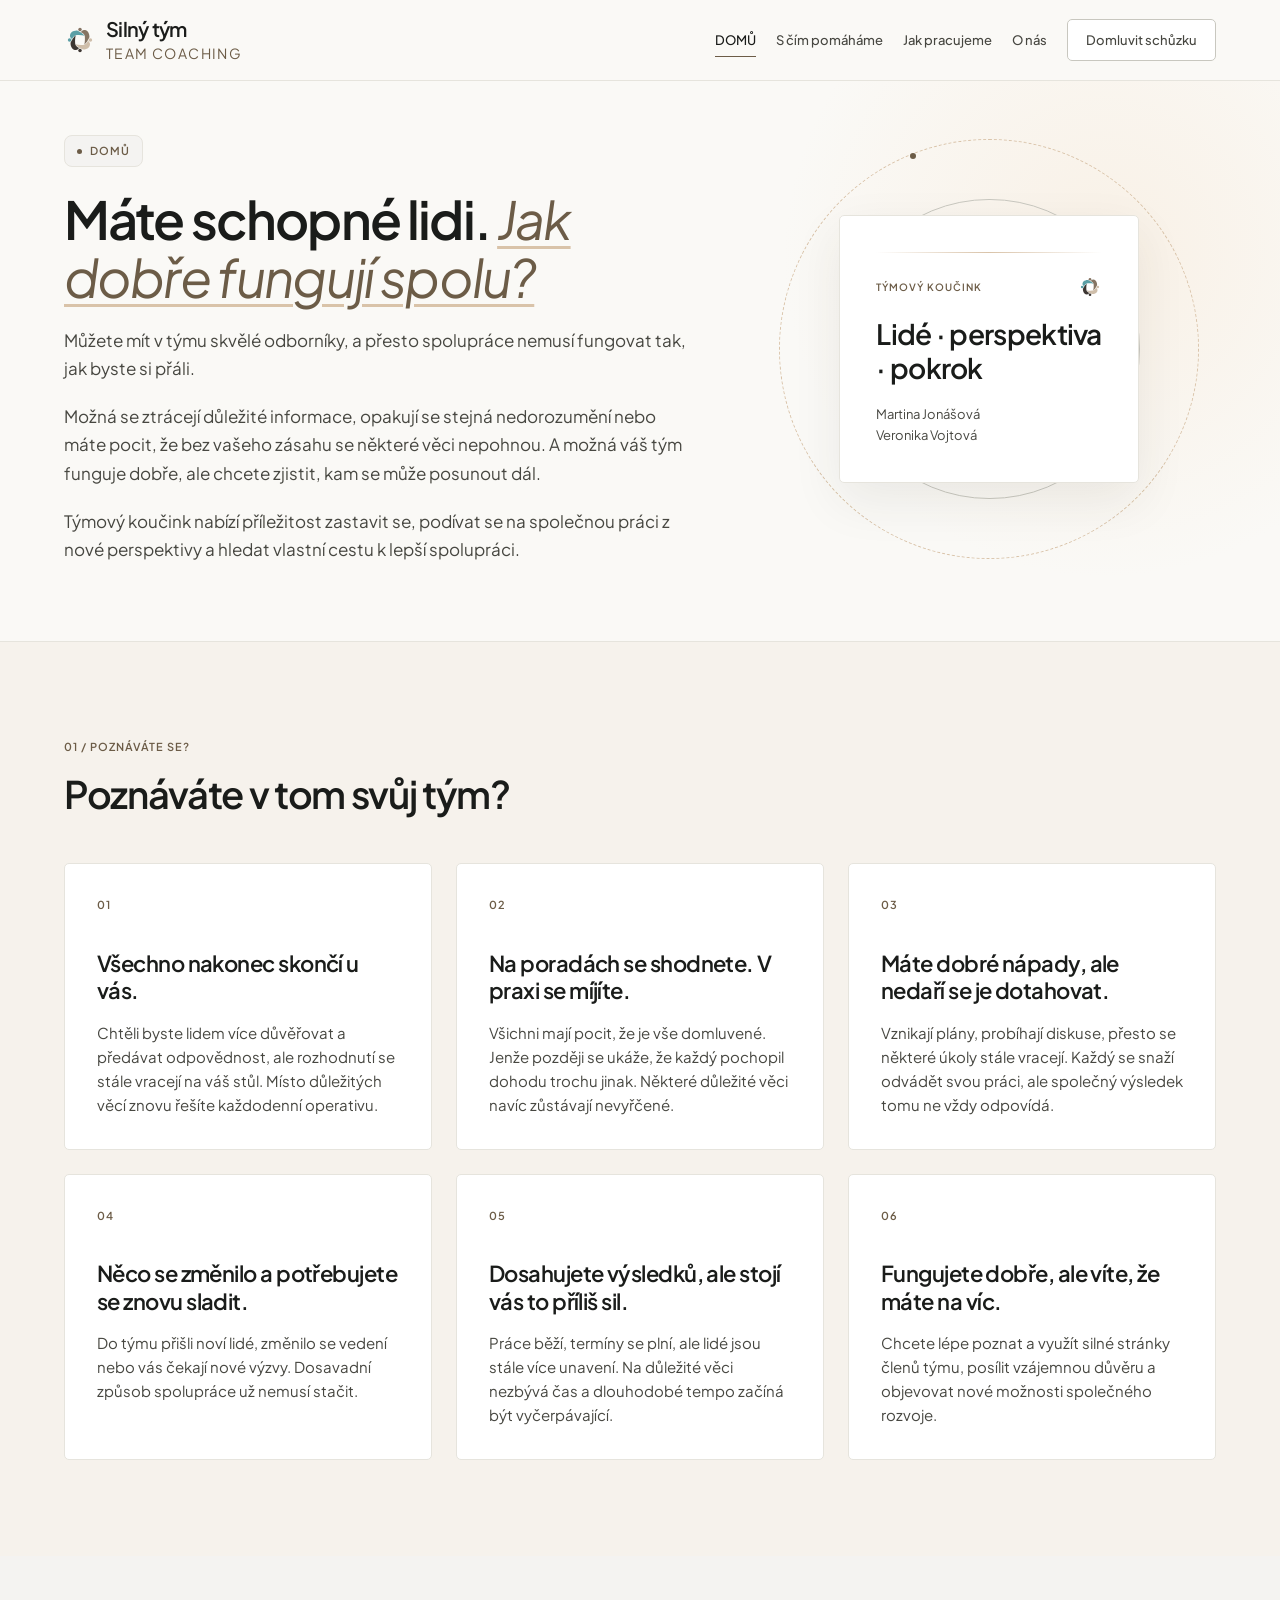
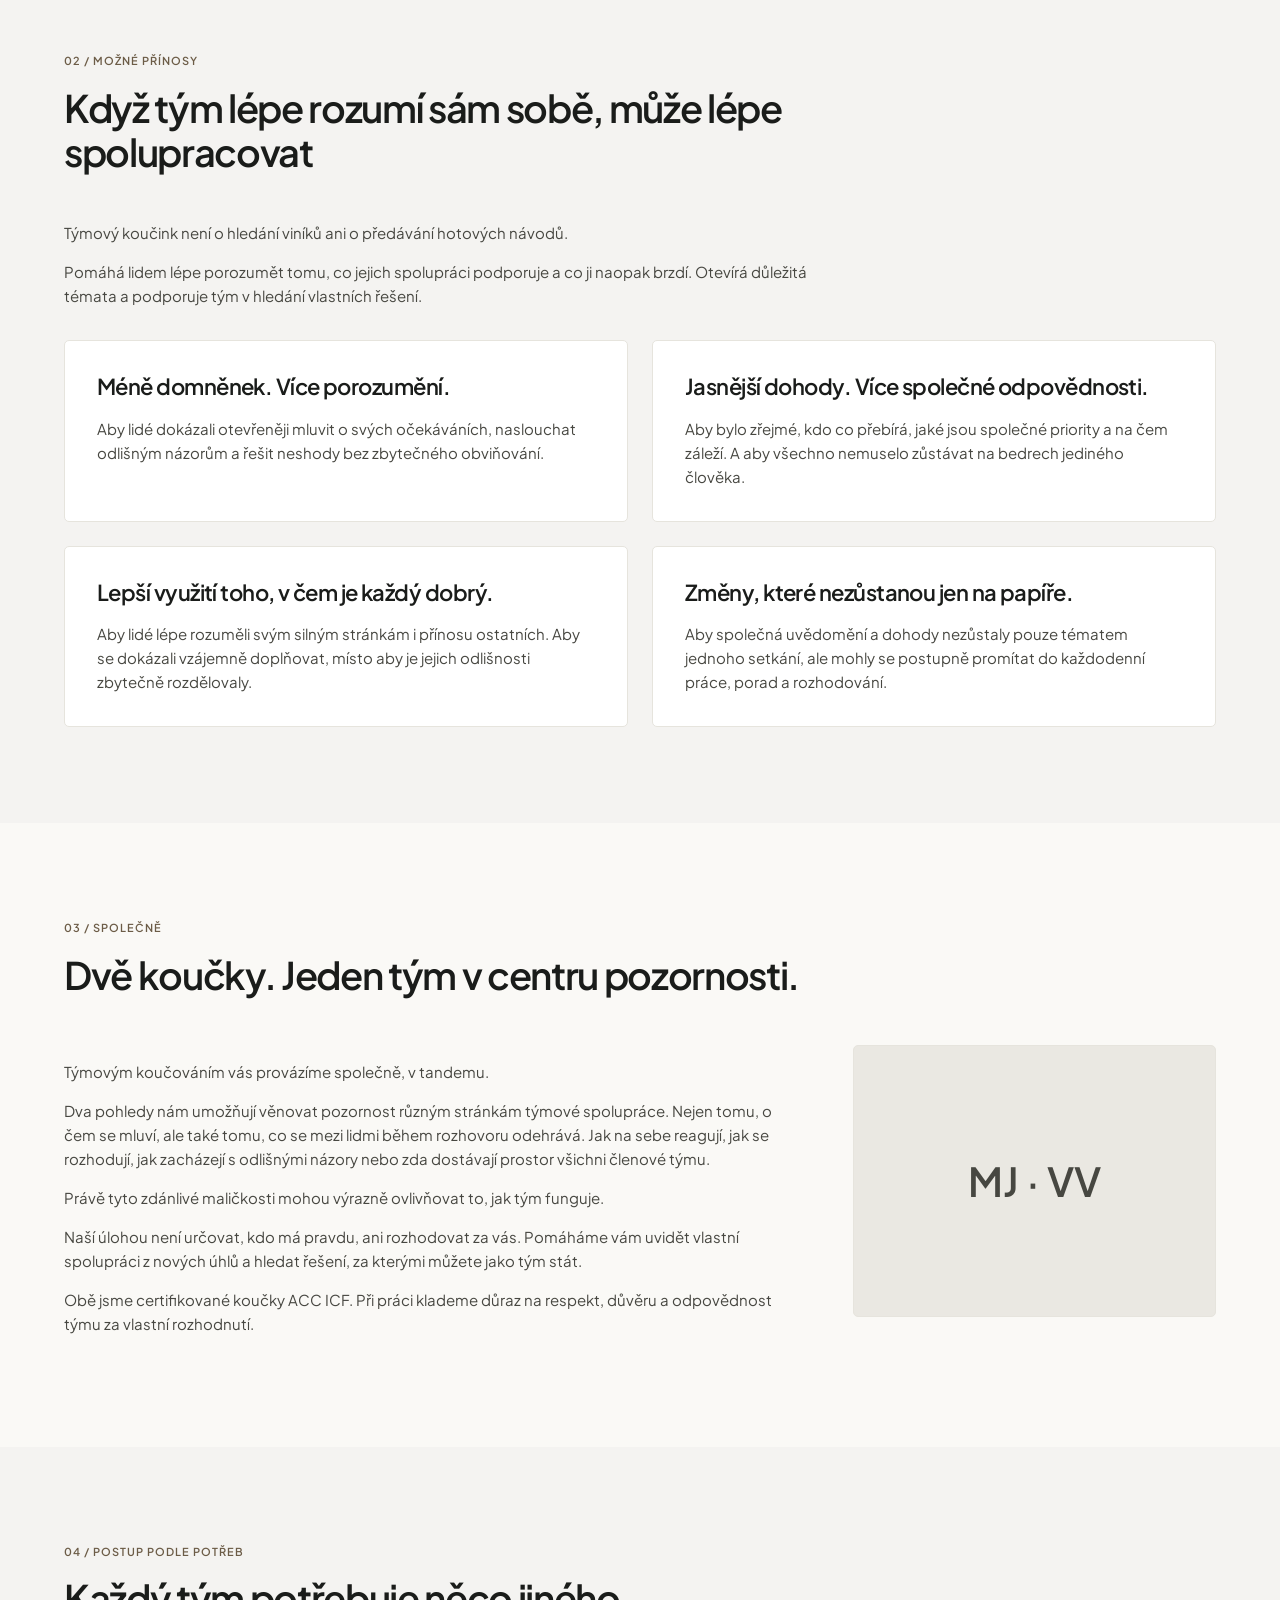
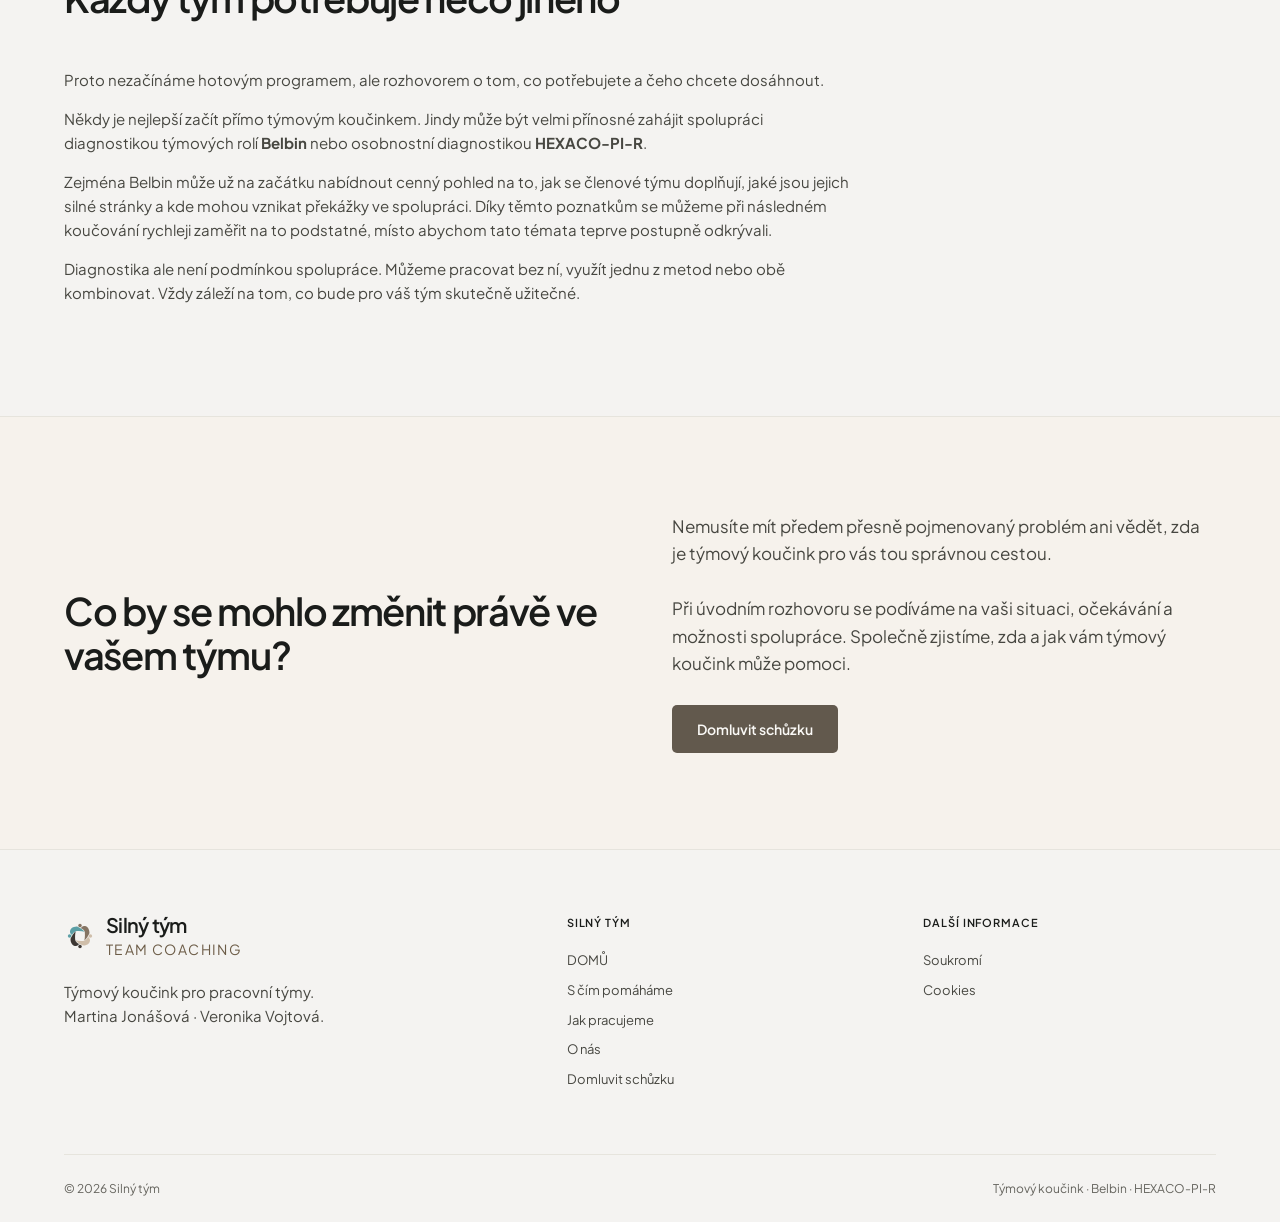
<file: index.html>
<!doctype html>
<html lang="cs">
  <head>
    <meta charset="utf-8">
    <meta name="viewport" content="width=device-width, initial-scale=1">
    <meta name="robots" content="noindex">
    <meta name="description" content="Máte schopné lidi. Jak dobře fungují spolu? Tandemové týmové koučování a volitelná diagnostika Belbin a HEXACO-PI-R.">
    <meta name="theme-color" content="#faf9f6">
    <title>
      Týmový koučink pro pracovní týmy | Silný tým
    </title>
    <meta property="og:title" content="Týmový koučink pro pracovní týmy | Silný tým">
    <meta property="og:description" content="Máte schopné lidi. Jak dobře fungují spolu? Tandemové týmové koučování a volitelná diagnostika Belbin a HEXACO-PI-R.">
    <meta property="og:type" content="website">
    <meta property="og:locale" content="cs_CZ">
    <meta property="og:image" content="https://team1-beige.vercel.app/assets/silny-team-logo-01.png">
    <link rel="icon" type="image/svg+xml" href="/assets/silny-team-logo-01.svg">
    <link rel="stylesheet" href="/styles.css">
    <link rel="preconnect" href="https://fonts.googleapis.com">
    <link rel="preconnect" href="https://fonts.gstatic.com" crossorigin>
    <link rel="stylesheet" href="https://fonts.googleapis.com/css2?family=Plus+Jakarta+Sans:wght@300;400;500;600;700;800&amp;display=swap">
    <script src="/script.js" defer>
    </script>
  </head>
  <body class="home-page">
    <a class="skip-link" href="#main-content">
      Přejít na hlavní obsah
    </a>
    <header class="site-header">
      <div class="container header-inner">
        <a class="brand" href="/" aria-label="Silný tým — domů">
          <img src="/assets/silny-team-logo-01.svg" alt="" width="32" height="32">
          <span class="brand-copy">
            <strong>
              Silný tým
            </strong>
            <small>
              Team coaching
            </small>
          </span>
        </a>
        <button class="nav-toggle" type="button" aria-expanded="false" aria-controls="primary-navigation" aria-label="Otevřít navigaci">
          <span>
          </span>
          <span>
          </span>
          <span>
          </span>
        </button>
        <nav class="site-nav" id="primary-navigation" aria-label="Hlavní navigace">
          <a href="/" data-path="/">
            DOMŮ
          </a>
          <a href="/s-cim-pomahame/" data-path="/s-cim-pomahame">
            S čím pomáháme
          </a>
          <a href="/jak-pracujeme/" data-path="/jak-pracujeme">
            Jak pracujeme
          </a>
          <a href="/o-nas/" data-path="/o-nas">
            O nás
          </a>
          <a class="nav-cta" href="/kontakt/" data-path="/kontakt">
            Domluvit schůzku
          </a>
        </nav>
      </div>
    </header>
    <main id="main-content" data-content-file="/content/pages/home.json">
      <section class="hero" aria-labelledby="hero-title">
        <div class="container hero-grid">
          <div class="hero-copy">
            <p data-copy="hero-eyebrow" class="eyebrow">
              Týmový koučink vedený dvěma profesionálními koučkami
            </p>
            <h1 data-copy="hero-title" id="hero-title">Máte schopné lidi. <em>Jak dobře fungují spolu?</em></h1>
            <div class="hero-intro">
              <p data-copy="hero-intro-1" class="hero-lede">
                Můžete mít v týmu skvělé odborníky, a přesto spolupráce nemusí fungovat tak, jak byste si přáli.
              </p>
              <p data-copy="hero-intro-2" class="hero-lede">
                Možná se ztrácejí důležité informace, opakují se stejná nedorozumění nebo máte pocit, že bez vašeho zásahu se některé věci nepohnou. A možná váš tým funguje dobře, ale chcete zjistit, kam se může posunout dál.
              </p>
              <p data-copy="hero-intro-3" class="hero-lede">
                Týmový koučink nabízí příležitost zastavit se, podívat se na společnou práci z nové perspektivy a hledat vlastní cestu k lepší spolupráci.
              </p>
            </div>
          </div>
          <div class="hero-visual">
            <div class="hero-art">
              <div class="brand-orbit" aria-hidden="true">
              </div>
              <div class="hero-card signal-card joint-visual">
                <div class="hero-card-heading">
                  <small data-copy="hero-visual-label">
                    Týmový koučink
                  </small>
                  <img class="hero-mark" src="/assets/silny-team-logo-01.svg" alt="" width="24" height="24">
                </div>
                <strong data-copy="hero-visual-title">
                  Lidé · perspektiva · pokrok
                </strong>
                <p data-copy="hero-visual-people" class="hero-index">Martina Jonášová<br>Veronika Vojtová</p>
              </div>
            </div>
          </div>
        </div>
      </section>
      <section class="section" aria-labelledby="signals-title">
        <div class="container">
          <div class="section-heading">
            <p data-copy="signals-title-index" class="section-index">
              01 / Poznáváte se?
            </p>
            <h2 data-copy="signals-title" class="section-title" id="signals-title">
              Poznáváte v tom svůj tým?
            </h2>
          </div>
          <div class="cards-3">
            <article class="card">
              <span class="card-number" aria-hidden="true">
                01
              </span>
              <h3 data-copy="situation-1-title">
                Všechno nakonec skončí u vás.
              </h3>
              <p data-copy="situation-1-copy">
                Chtěli byste lidem více důvěřovat a předávat odpovědnost, ale rozhodnutí se stále vracejí na váš stůl. Místo důležitých věcí znovu řešíte každodenní operativu.
              </p>
            </article>
            <article class="card">
              <span class="card-number" aria-hidden="true">
                02
              </span>
              <h3 data-copy="situation-2-title">
                Na poradách se shodnete. V praxi se míjíte.
              </h3>
              <p data-copy="situation-2-copy">
                Všichni mají pocit, že je vše domluvené. Jenže později se ukáže, že každý pochopil dohodu trochu jinak. Některé důležité věci navíc zůstávají nevyřčené.
              </p>
            </article>
            <article class="card">
              <span class="card-number" aria-hidden="true">
                03
              </span>
              <h3 data-copy="situation-3-title">
                Máte dobré nápady, ale nedaří se je dotahovat.
              </h3>
              <p data-copy="situation-3-copy">
                Vznikají plány, probíhají diskuse, přesto se některé úkoly stále vracejí. Každý se snaží odvádět svou práci, ale společný výsledek tomu ne vždy odpovídá.
              </p>
            </article>
            <article class="card">
              <span class="card-number" aria-hidden="true">
                04
              </span>
              <h3 data-copy="situation-4-title">
                Něco se změnilo a potřebujete se znovu sladit.
              </h3>
              <p data-copy="situation-4-copy">
                Do týmu přišli noví lidé, změnilo se vedení nebo vás čekají nové výzvy. Dosavadní způsob spolupráce už nemusí stačit.
              </p>
            </article>
            <article class="card">
              <span class="card-number" aria-hidden="true">
                05
              </span>
              <h3 data-copy="situation-5-title">
                Dosahujete výsledků, ale stojí vás to příliš sil.
              </h3>
              <p data-copy="situation-5-copy">
                Práce běží, termíny se plní, ale lidé jsou stále více unavení. Na důležité věci nezbývá čas a dlouhodobé tempo začíná být vyčerpávající.
              </p>
            </article>
            <article class="card">
              <span class="card-number" aria-hidden="true">
                06
              </span>
              <h3 data-copy="situation-6-title">
                Fungujete dobře, ale víte, že máte na víc.
              </h3>
              <p data-copy="situation-6-copy">
                Chcete lépe poznat a využít silné stránky členů týmu, posílit vzájemnou důvěru a objevovat nové možnosti společného rozvoje.
              </p>
            </article>
          </div>
        </div>
      </section>
      <section class="section section-white" aria-labelledby="benefits-title">
        <div class="container">
          <div class="section-heading">
            <p data-copy="benefits-title-index" class="section-index">
              02 / Možné přínosy
            </p>
            <h2 data-copy="benefits-title" class="section-title" id="benefits-title">
              Když tým lépe rozumí sám sobě, může lépe spolupracovat
            </h2>
          </div>
          <div class="prose">
            <p data-copy="benefits-intro-1">
              Týmový koučink není o hledání viníků ani o předávání hotových návodů.
            </p>
            <p data-copy="benefits-intro-2">
              Pomáhá lidem lépe porozumět tomu, co jejich spolupráci podporuje a co ji naopak brzdí. Otevírá důležitá témata a podporuje tým v hledání vlastních řešení.
            </p>
          </div>
          <div class="cards-2">
            <article class="card">
              <h3 data-copy="benefit-1-title">
                Méně domněnek. Více porozumění.
              </h3>
              <p data-copy="benefit-1-copy">
                Aby lidé dokázali otevřeněji mluvit o svých očekáváních, naslouchat odlišným názorům a řešit neshody bez zbytečného obviňování.
              </p>
            </article>
            <article class="card">
              <h3 data-copy="benefit-2-title">
                Jasnější dohody. Více společné odpovědnosti.
              </h3>
              <p data-copy="benefit-2-copy">
                Aby bylo zřejmé, kdo co přebírá, jaké jsou společné priority a na čem záleží. A aby všechno nemuselo zůstávat na bedrech jediného člověka.
              </p>
            </article>
            <article class="card">
              <h3 data-copy="benefit-3-title">
                Lepší využití toho, v čem je každý dobrý.
              </h3>
              <p data-copy="benefit-3-copy">
                Aby lidé lépe rozuměli svým silným stránkám i přínosu ostatních. Aby se dokázali vzájemně doplňovat, místo aby je jejich odlišnosti zbytečně rozdělovaly.
              </p>
            </article>
            <article class="card">
              <h3 data-copy="benefit-4-title">
                Změny, které nezůstanou jen na papíře.
              </h3>
              <p data-copy="benefit-4-copy">
                Aby společná uvědomění a dohody nezůstaly pouze tématem jednoho setkání, ale mohly se postupně promítat do každodenní práce, porad a rozhodování.
              </p>
            </article>
          </div>
        </div>
      </section>
      <section class="section" aria-labelledby="tandem-title">
        <div class="container">
          <div class="section-heading">
            <p data-copy="tandem-title-index" class="section-index">
              03 / Společně
            </p>
            <h2 data-copy="tandem-title" class="section-title" id="tandem-title">
              Dvě koučky. Jeden tým v centru pozornosti.
            </h2>
          </div>
          <div class="content-grid">
            <div class="prose">
              <p data-copy="tandem-copy-1">
                Týmovým koučováním vás provázíme společně, v tandemu.
              </p>
              <p data-copy="tandem-copy-2">
                Dva pohledy nám umožňují věnovat pozornost různým stránkám týmové spolupráce. Nejen tomu, o čem se mluví, ale také tomu, co se mezi lidmi během rozhovoru odehrává. Jak na sebe reagují, jak se rozhodují, jak zacházejí s odlišnými názory nebo zda dostávají prostor všichni členové týmu.
              </p>
              <p data-copy="tandem-copy-3">
                Právě tyto zdánlivé maličkosti mohou výrazně ovlivňovat to, jak tým funguje.
              </p>
              <p data-copy="tandem-copy-4">
                Naší úlohou není určovat, kdo má pravdu, ani rozhodovat za vás. Pomáháme vám uvidět vlastní spolupráci z nových úhlů a hledat řešení, za kterými můžete jako tým stát.
              </p>
              <p data-copy="tandem-copy-5">
                Obě jsme certifikované koučky ACC ICF. Při práci klademe důraz na respekt, důvěru a odpovědnost týmu za vlastní rozhodnutí.
              </p>
            </div>
            <div class="profile-visual coaches-visual" data-photo="joint" role="img" aria-label="Martina Jonášová a Veronika Vojtová — monogram">
              <span>
                MJ · VV
              </span>
            </div>
          </div>
        </div>
      </section>
      <section class="section section-white" aria-labelledby="methods-title">
        <div class="container">
          <div class="section-heading">
            <p data-copy="methods-title-index" class="section-index">
              04 / Postup podle potřeb
            </p>
            <h2 data-copy="methods-title" class="section-title" id="methods-title">
              Každý tým potřebuje něco jiného
            </h2>
          </div>
          <div class="prose">
            <p data-copy="methods-copy-1">
              Proto nezačínáme hotovým programem, ale rozhovorem o tom, co potřebujete a čeho chcete dosáhnout.
            </p>
            <p data-copy="methods-copy-2">Někdy je nejlepší začít přímo týmovým koučinkem. Jindy může být velmi přínosné zahájit spolupráci diagnostikou týmových rolí <strong>Belbin</strong> nebo osobnostní diagnostikou <strong>HEXACO-PI-R</strong>.</p>
            <p data-copy="methods-copy-3">
              Zejména Belbin může už na začátku nabídnout cenný pohled na to, jak se členové týmu doplňují, jaké jsou jejich silné stránky a kde mohou vznikat překážky ve spolupráci. Díky těmto poznatkům se můžeme při následném koučování rychleji zaměřit na to podstatné, místo abychom tato témata teprve postupně odkrývali.
            </p>
            <p data-copy="methods-copy-4">
              Diagnostika ale není podmínkou spolupráce. Můžeme pracovat bez ní, využít jednu z metod nebo obě kombinovat. Vždy záleží na tom, co bude pro váš tým skutečně užitečné.
            </p>
          </div>
        </div>
      </section>
      <section class="cta-band">
        <div class="container cta-band-inner">
          <h2 data-copy="cta-title">
            Co by se mohlo změnit právě ve vašem týmu?
          </h2>
          <div class="cta-band-copy">
            <p data-copy="cta-copy-1">
              Nemusíte mít předem přesně pojmenovaný problém ani vědět, zda je týmový koučink pro vás tou správnou cestou.
            </p>
            <p data-copy="cta-copy-2">
              Při úvodním rozhovoru se podíváme na vaši situaci, očekávání a možnosti spolupráce. Společně zjistíme, zda a jak vám týmový koučink může pomoci.
            </p>
            <a data-copy="cta-link" class="button button-dark" href="/kontakt/">
              Domluvit schůzku
            </a>
          </div>
        </div>
      </section>
    </main>
    <a class="mobile-audit" href="/kontakt/">
      Domluvit schůzku
    </a>
    <footer class="site-footer">
      <div class="container footer-main">
        <div class="footer-brand">
          <a class="brand" href="/" aria-label="Silný tým — domů">
            <img src="/assets/silny-team-logo-01.svg" alt="" width="32" height="32">
            <span class="brand-copy">
              <strong>
                Silný tým
              </strong>
              <small>
                Team coaching
              </small>
            </span>
          </a>
          <p>
            Týmový koučink pro pracovní týmy.
            <br>
            Martina Jonášová · Veronika Vojtová.
          </p>
        </div>
        <div>
          <p class="footer-title">
            Silný tým
          </p>
          <nav class="footer-links" aria-label="Navigace v zápatí">
            <a href="/">
              DOMŮ
            </a>
            <a href="/s-cim-pomahame/">
              S čím pomáháme
            </a>
            <a href="/jak-pracujeme/">
              Jak pracujeme
            </a>
            <a href="/o-nas/">
              O nás
            </a>
            <a href="/kontakt/">
              Domluvit schůzku
            </a>
          </nav>
        </div>
        <div>
          <p class="footer-title">
            Další informace
          </p>
          <nav class="footer-links" aria-label="Právní informace">
            <a href="/soukromi/">
              Soukromí
            </a>
            <a href="/cookies/">
              Cookies
            </a>
          </nav>
        </div>
      </div>
      <div class="container footer-bottom">
        <span>
          ©
          <span data-year>
            2026
          </span>
          Silný tým
        </span>
        <span>
          Týmový koučink · Belbin · HEXACO-PI-R
        </span>
      </div>
    </footer>
  </body>
</html>
</file>
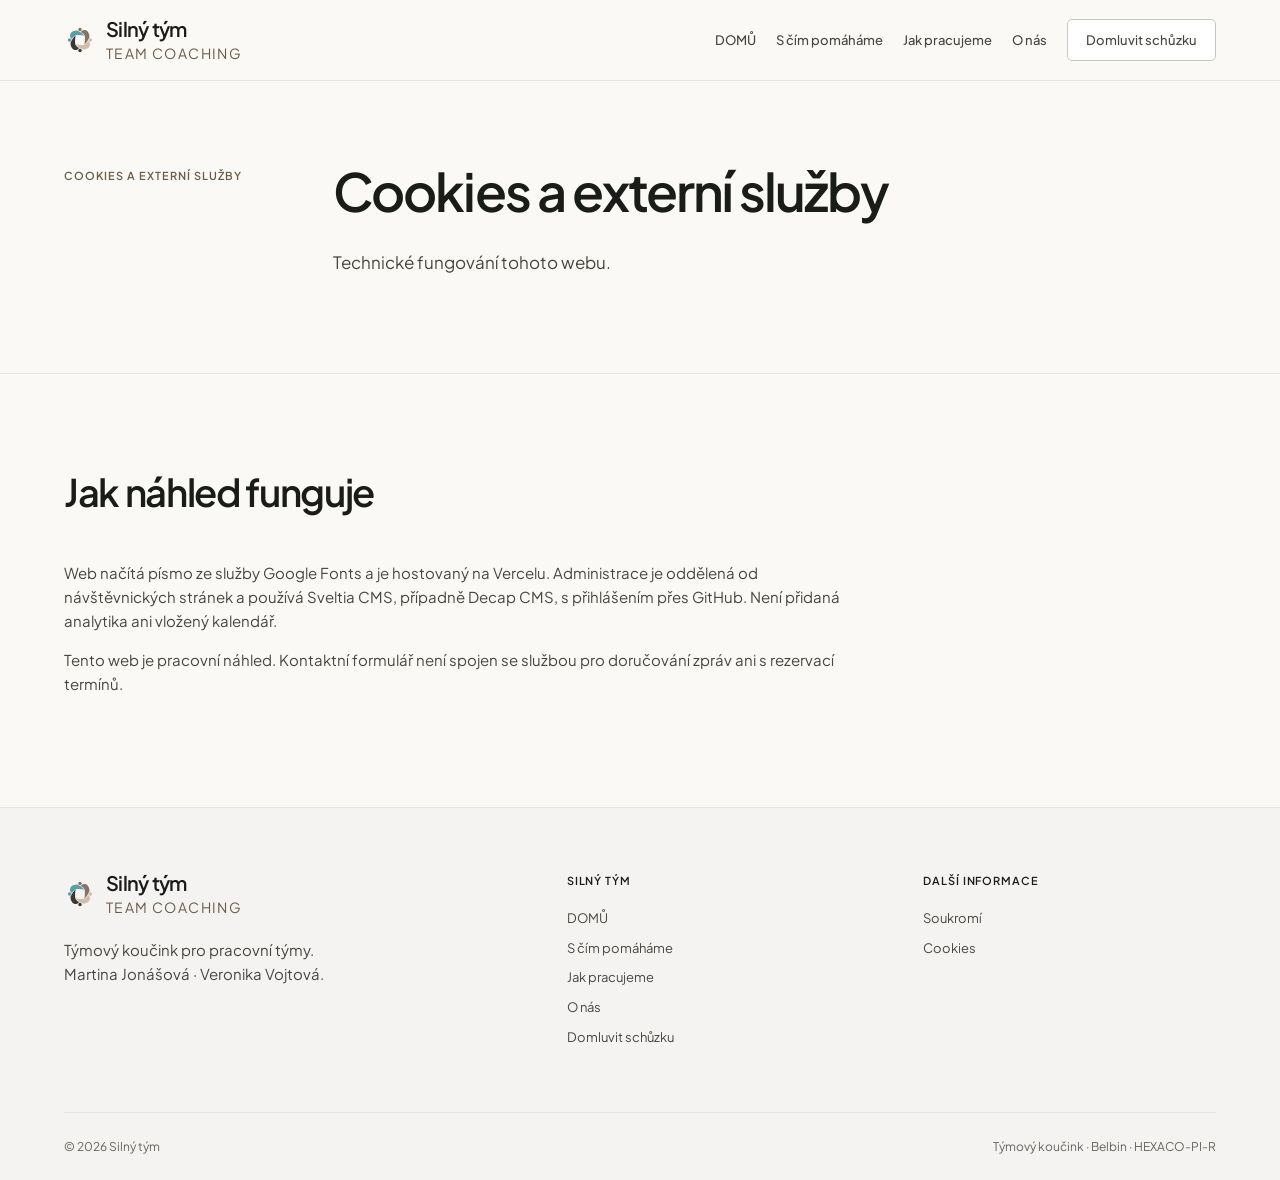
<file: cookies/index.html>
<!doctype html>
<html lang="cs">
  <head>
    <meta charset="utf-8">
    <meta name="viewport" content="width=device-width, initial-scale=1">
    <meta name="robots" content="noindex">
    <meta name="description" content="Technické fungování tohoto webu. Web načítá písmo ze služby Google Fonts a je hostovaný na Vercelu. Administrace je oddělená od návštěvnických stránek a používá Sveltia CMS, případně Decap CMS, s přihlášením přes GitHub. Není přidaná analytika ani vložený kalendář.">
    <meta name="theme-color" content="#faf9f6">
    <title>
      Cookies a externí služby | Silný tým
    </title>
    <meta property="og:title" content="Cookies a externí služby | Silný tým">
    <meta property="og:description" content="Technické fungování tohoto webu. Web načítá písmo ze služby Google Fonts a je hostovaný na Vercelu. Administrace je oddělená od návštěvnických stránek a používá Sveltia CMS, případně Decap CMS, s přihlášením přes GitHub. Není přidaná analytika ani vložený kalendář.">
    <meta property="og:type" content="website">
    <meta property="og:locale" content="cs_CZ">
    <meta property="og:image" content="https://team1-beige.vercel.app/assets/silny-team-logo-01.png">
    <link rel="icon" type="image/svg+xml" href="/assets/silny-team-logo-01.svg">
    <link rel="stylesheet" href="/styles.css">
    <link rel="preconnect" href="https://fonts.googleapis.com">
    <link rel="preconnect" href="https://fonts.gstatic.com" crossorigin>
    <link rel="stylesheet" href="https://fonts.googleapis.com/css2?family=Plus+Jakarta+Sans:wght@300;400;500;600;700;800&amp;display=swap">
    <script src="/script.js" defer>
    </script>
  </head>
  <body>
    <a class="skip-link" href="#main-content">
      Přejít na hlavní obsah
    </a>
    <header class="site-header">
      <div class="container header-inner">
        <a class="brand" href="/" aria-label="Silný tým — domů">
          <img src="/assets/silny-team-logo-01.svg" alt="" width="32" height="32">
          <span class="brand-copy">
            <strong>
              Silný tým
            </strong>
            <small>
              Team coaching
            </small>
          </span>
        </a>
        <button class="nav-toggle" type="button" aria-expanded="false" aria-controls="primary-navigation" aria-label="Otevřít navigaci">
          <span>
          </span>
          <span>
          </span>
          <span>
          </span>
        </button>
        <nav class="site-nav" id="primary-navigation" aria-label="Hlavní navigace">
          <a href="/" data-path="/">
            DOMŮ
          </a>
          <a href="/s-cim-pomahame/" data-path="/s-cim-pomahame">
            S čím pomáháme
          </a>
          <a href="/jak-pracujeme/" data-path="/jak-pracujeme">
            Jak pracujeme
          </a>
          <a href="/o-nas/" data-path="/o-nas">
            O nás
          </a>
          <a class="nav-cta" href="/kontakt/" data-path="/kontakt">
            Domluvit schůzku
          </a>
        </nav>
      </div>
    </header>
    <main id="main-content" data-content-file="/content/pages/cookies.json">
      <section class="page-hero" aria-labelledby="page-title">
        <div class="container page-hero-inner">
          <p data-copy="page-code" class="page-code">
            Cookies a externí služby
          </p>
          <div>
            <h1 data-copy="page-title" id="page-title">
              Cookies a externí služby
            </h1>
            <p data-copy="page-intro" class="lede">
              Technické fungování tohoto webu.
            </p>
          </div>
        </div>
      </section>
      <section class="section" aria-labelledby="information-title">
        <div class="container">
          <div class="section-heading">
            <h2 data-copy="information-title" class="section-title" id="information-title">
              Jak náhled funguje
            </h2>
          </div>
          <div class="prose">
            <p data-copy="information-copy">
              Web načítá písmo ze služby Google Fonts a je hostovaný na Vercelu. Administrace je oddělená od návštěvnických stránek a používá Sveltia CMS, případně Decap CMS, s přihlášením přes GitHub. Není přidaná analytika ani vložený kalendář.
            </p>
            <p data-copy="information-status">
              Tento web je pracovní náhled. Kontaktní formulář není spojen se službou pro doručování zpráv ani s rezervací termínů.
            </p>
          </div>
        </div>
      </section>
    </main>
    <a class="mobile-audit" href="/kontakt/">
      Domluvit schůzku
    </a>
    <footer class="site-footer">
      <div class="container footer-main">
        <div class="footer-brand">
          <a class="brand" href="/" aria-label="Silný tým — domů">
            <img src="/assets/silny-team-logo-01.svg" alt="" width="32" height="32">
            <span class="brand-copy">
              <strong>
                Silný tým
              </strong>
              <small>
                Team coaching
              </small>
            </span>
          </a>
          <p>
            Týmový koučink pro pracovní týmy.
            <br>
            Martina Jonášová · Veronika Vojtová.
          </p>
        </div>
        <div>
          <p class="footer-title">
            Silný tým
          </p>
          <nav class="footer-links" aria-label="Navigace v zápatí">
            <a href="/">
              DOMŮ
            </a>
            <a href="/s-cim-pomahame/">
              S čím pomáháme
            </a>
            <a href="/jak-pracujeme/">
              Jak pracujeme
            </a>
            <a href="/o-nas/">
              O nás
            </a>
            <a href="/kontakt/">
              Domluvit schůzku
            </a>
          </nav>
        </div>
        <div>
          <p class="footer-title">
            Další informace
          </p>
          <nav class="footer-links" aria-label="Právní informace">
            <a href="/soukromi/">
              Soukromí
            </a>
            <a href="/cookies/">
              Cookies
            </a>
          </nav>
        </div>
      </div>
      <div class="container footer-bottom">
        <span>
          ©
          <span data-year>
            2026
          </span>
          Silný tým
        </span>
        <span>
          Týmový koučink · Belbin · HEXACO-PI-R
        </span>
      </div>
    </footer>
  </body>
</html>
</file>
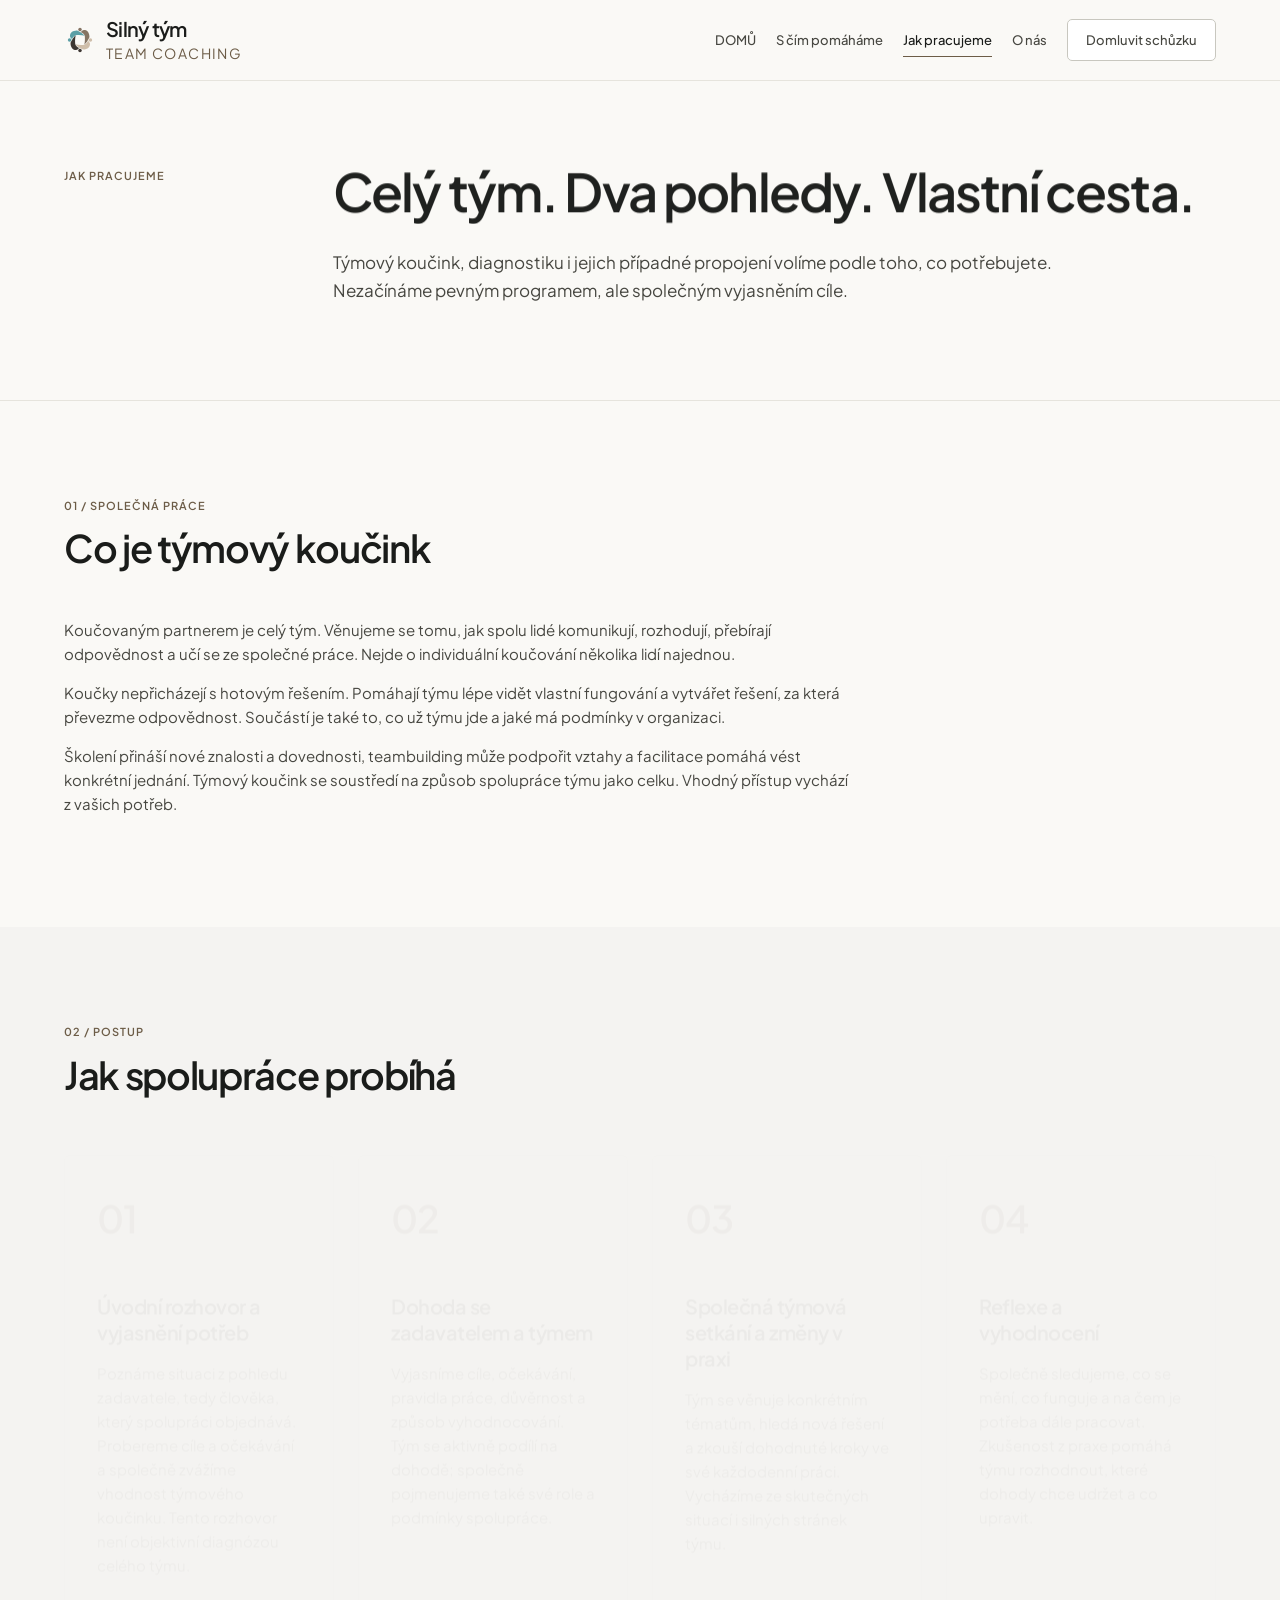
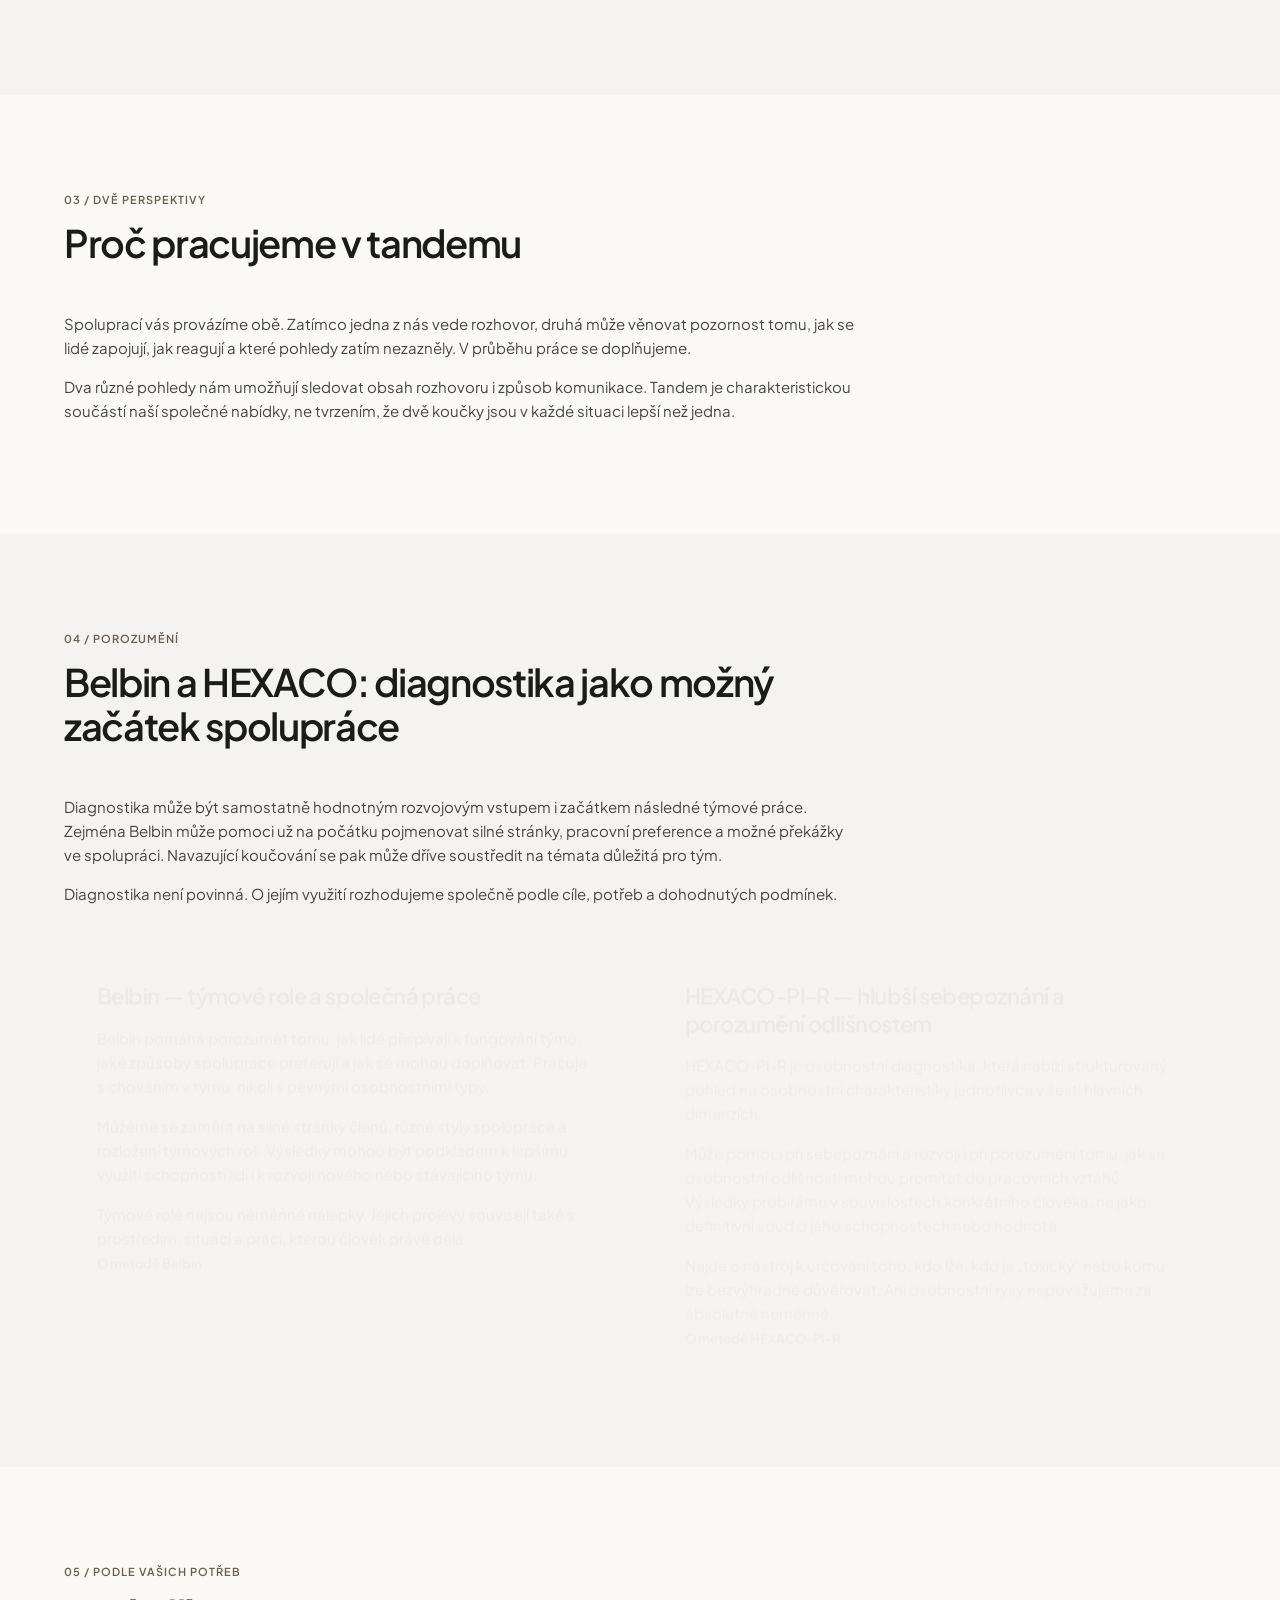
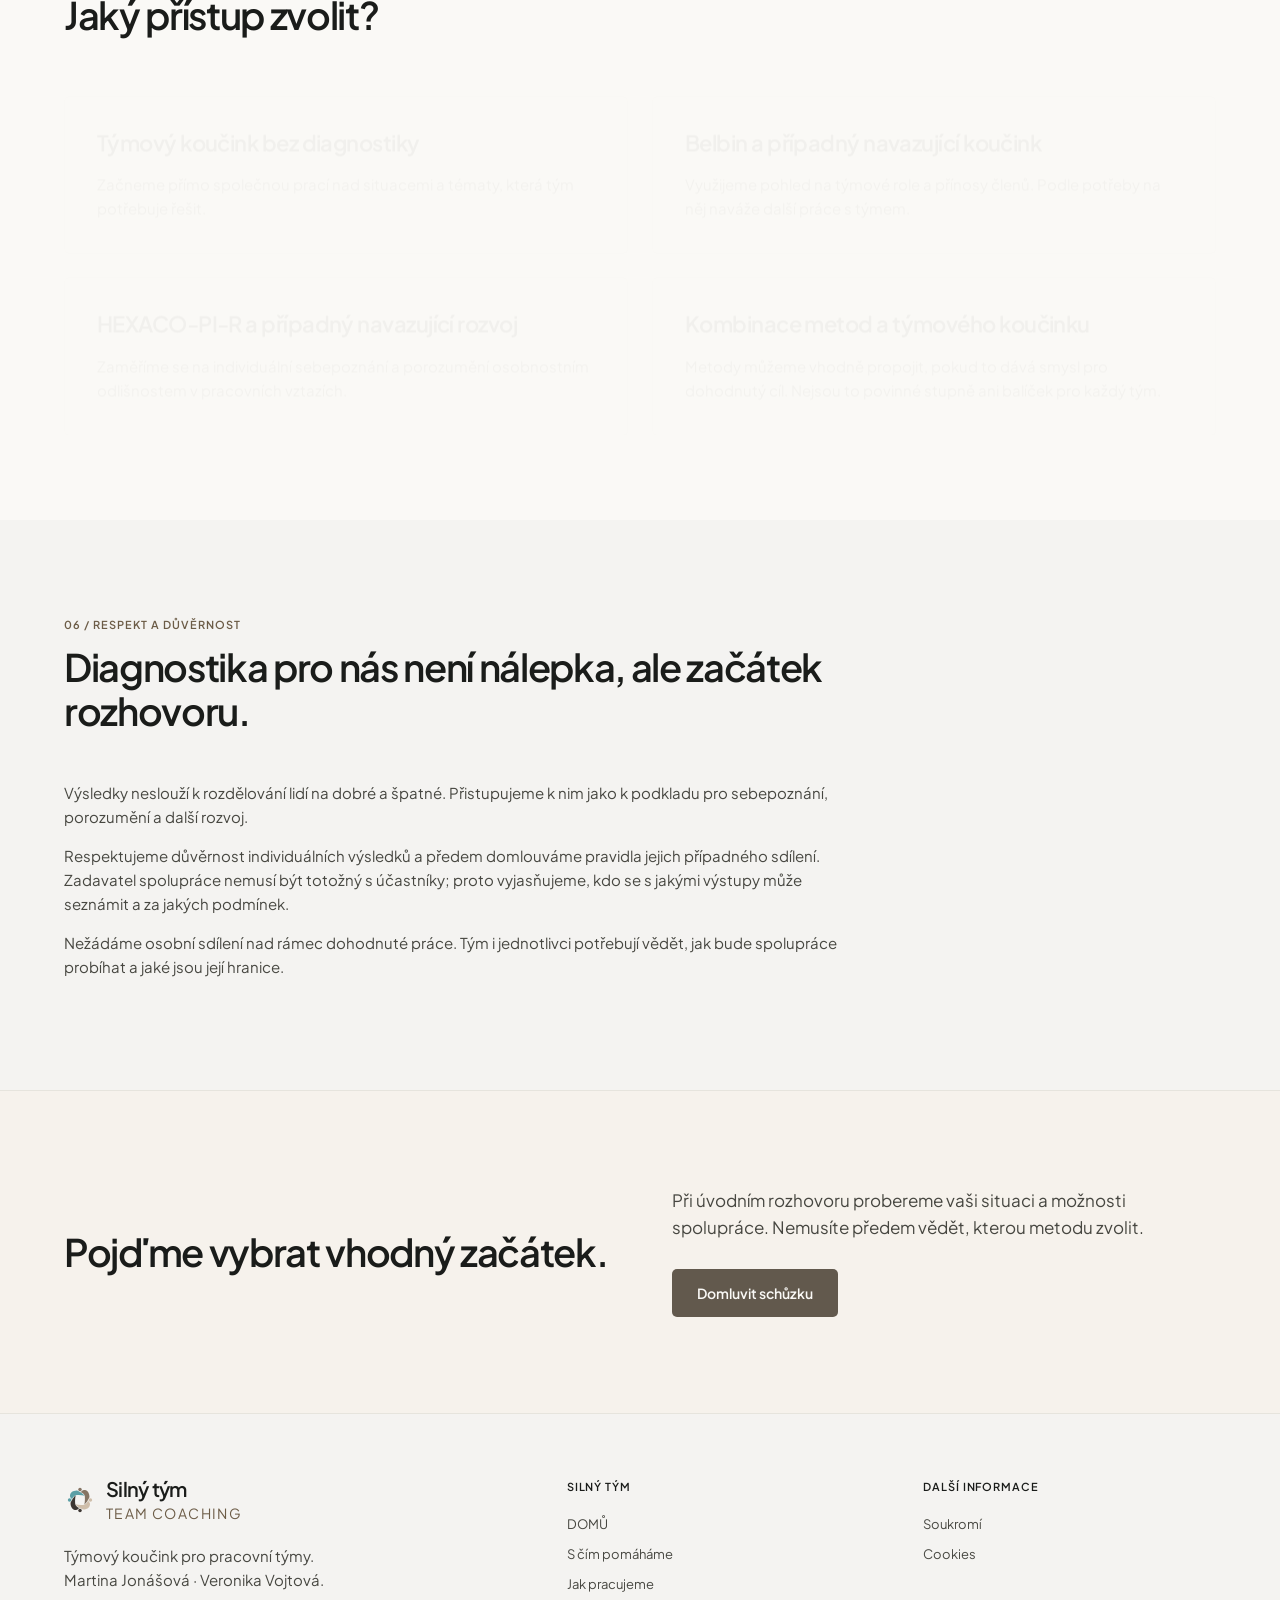
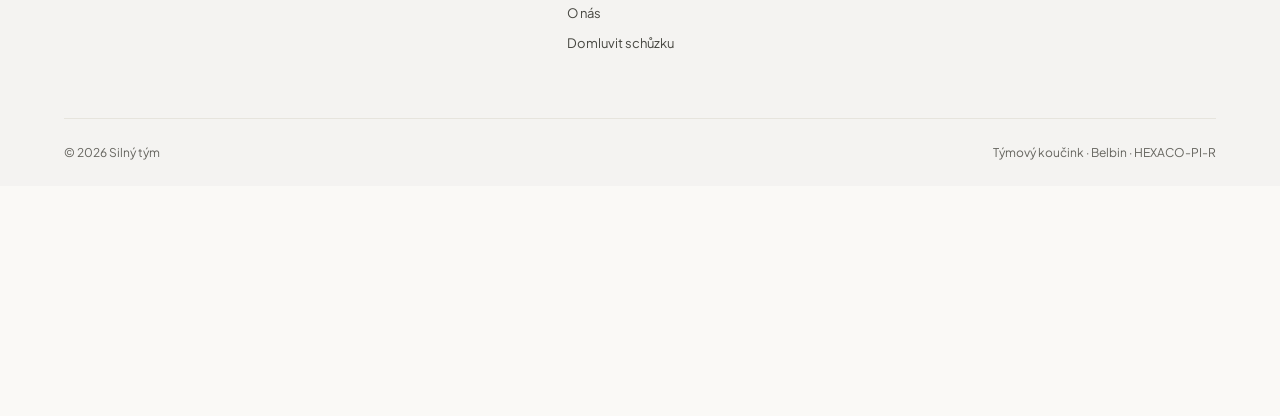
<file: faq/index.html>
<!doctype html>
<html lang="cs">
  <head>
    <meta charset="utf-8">
    <meta name="viewport" content="width=device-width, initial-scale=1">
    <meta name="robots" content="noindex">
    <meta http-equiv="refresh" content="0;url=/jak-pracujeme/">
    <title>
      Stránka se přesunula | Silný tým
    </title>
    <link rel="stylesheet" href="/styles.css">
  </head>
  <body>
    <main class="container section">
      <h1>
        Stránka se přesunula
      </h1>
      <p>
        Aktuální obsah najdete na nové adrese.
      </p>
      <a href="/jak-pracujeme/">
        Přejít na odpovídající stránku
      </a>
    </main>
  </body>
</html>
</file>
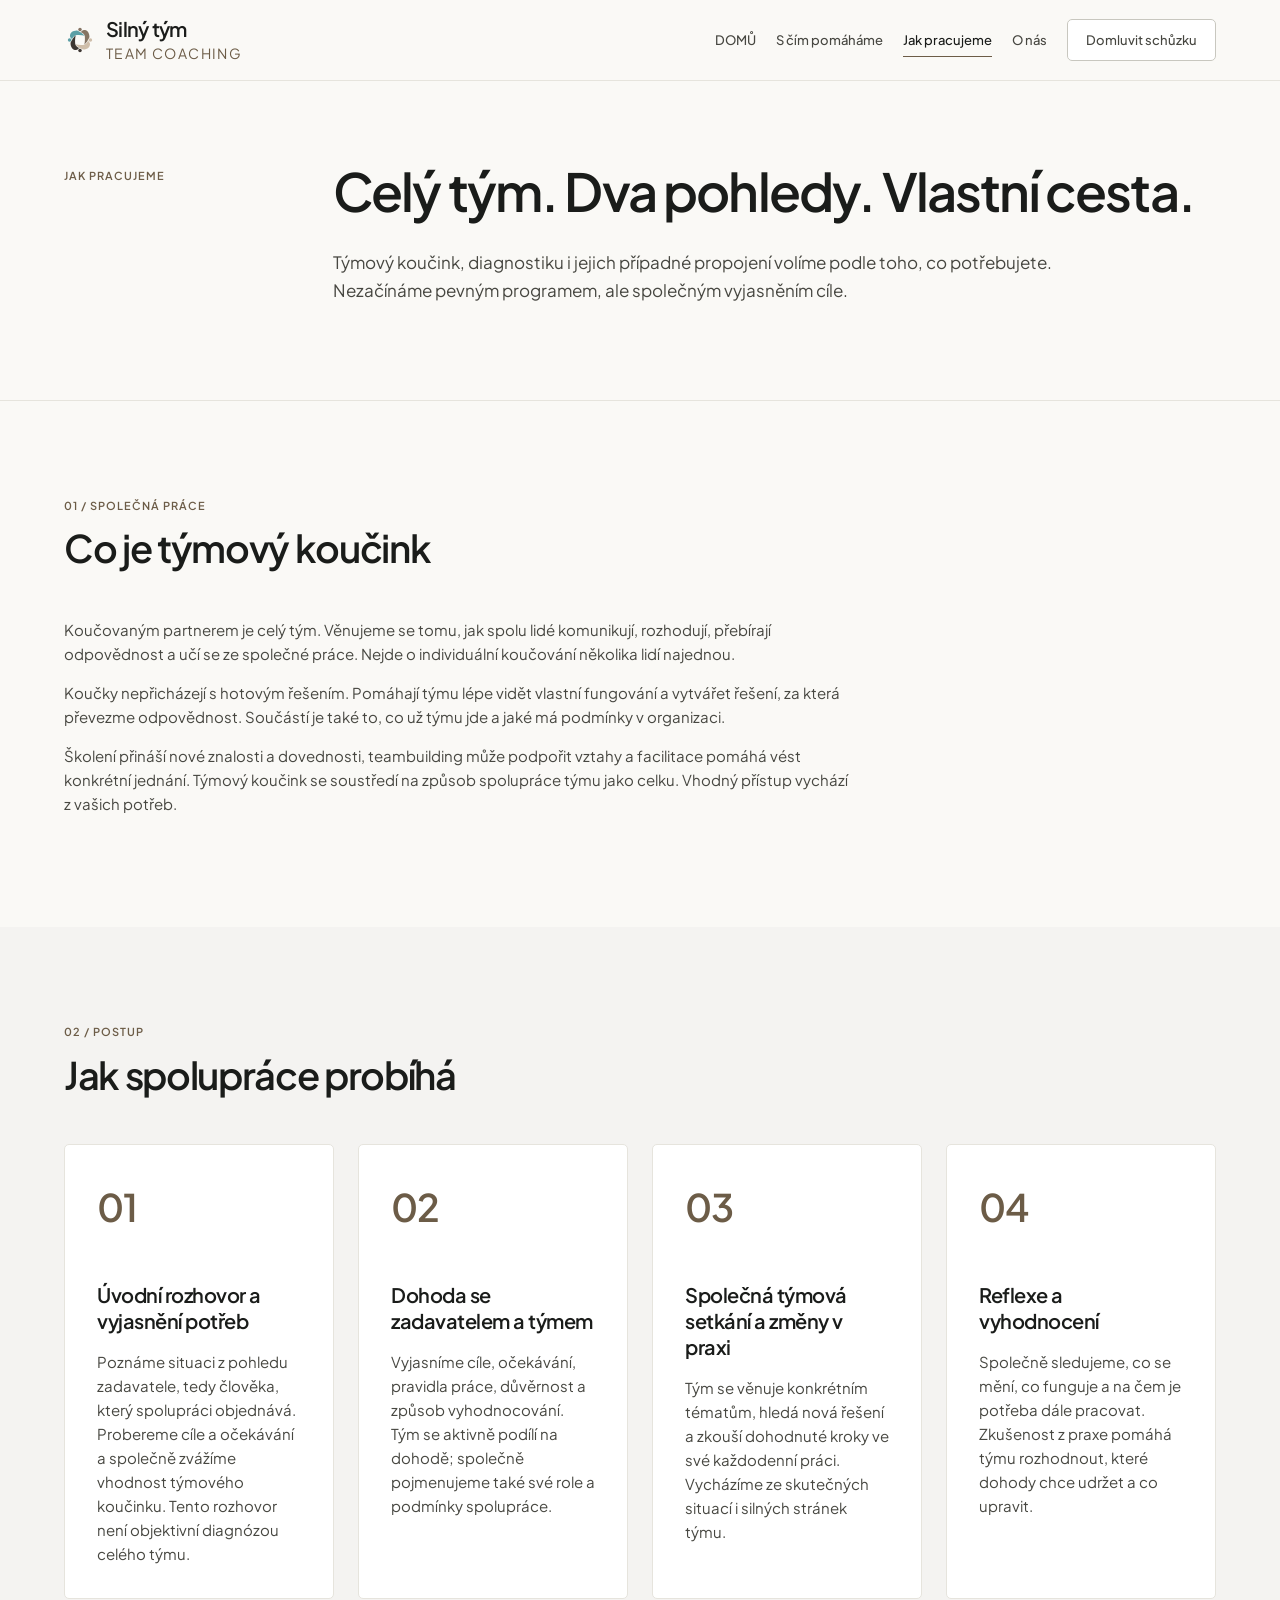
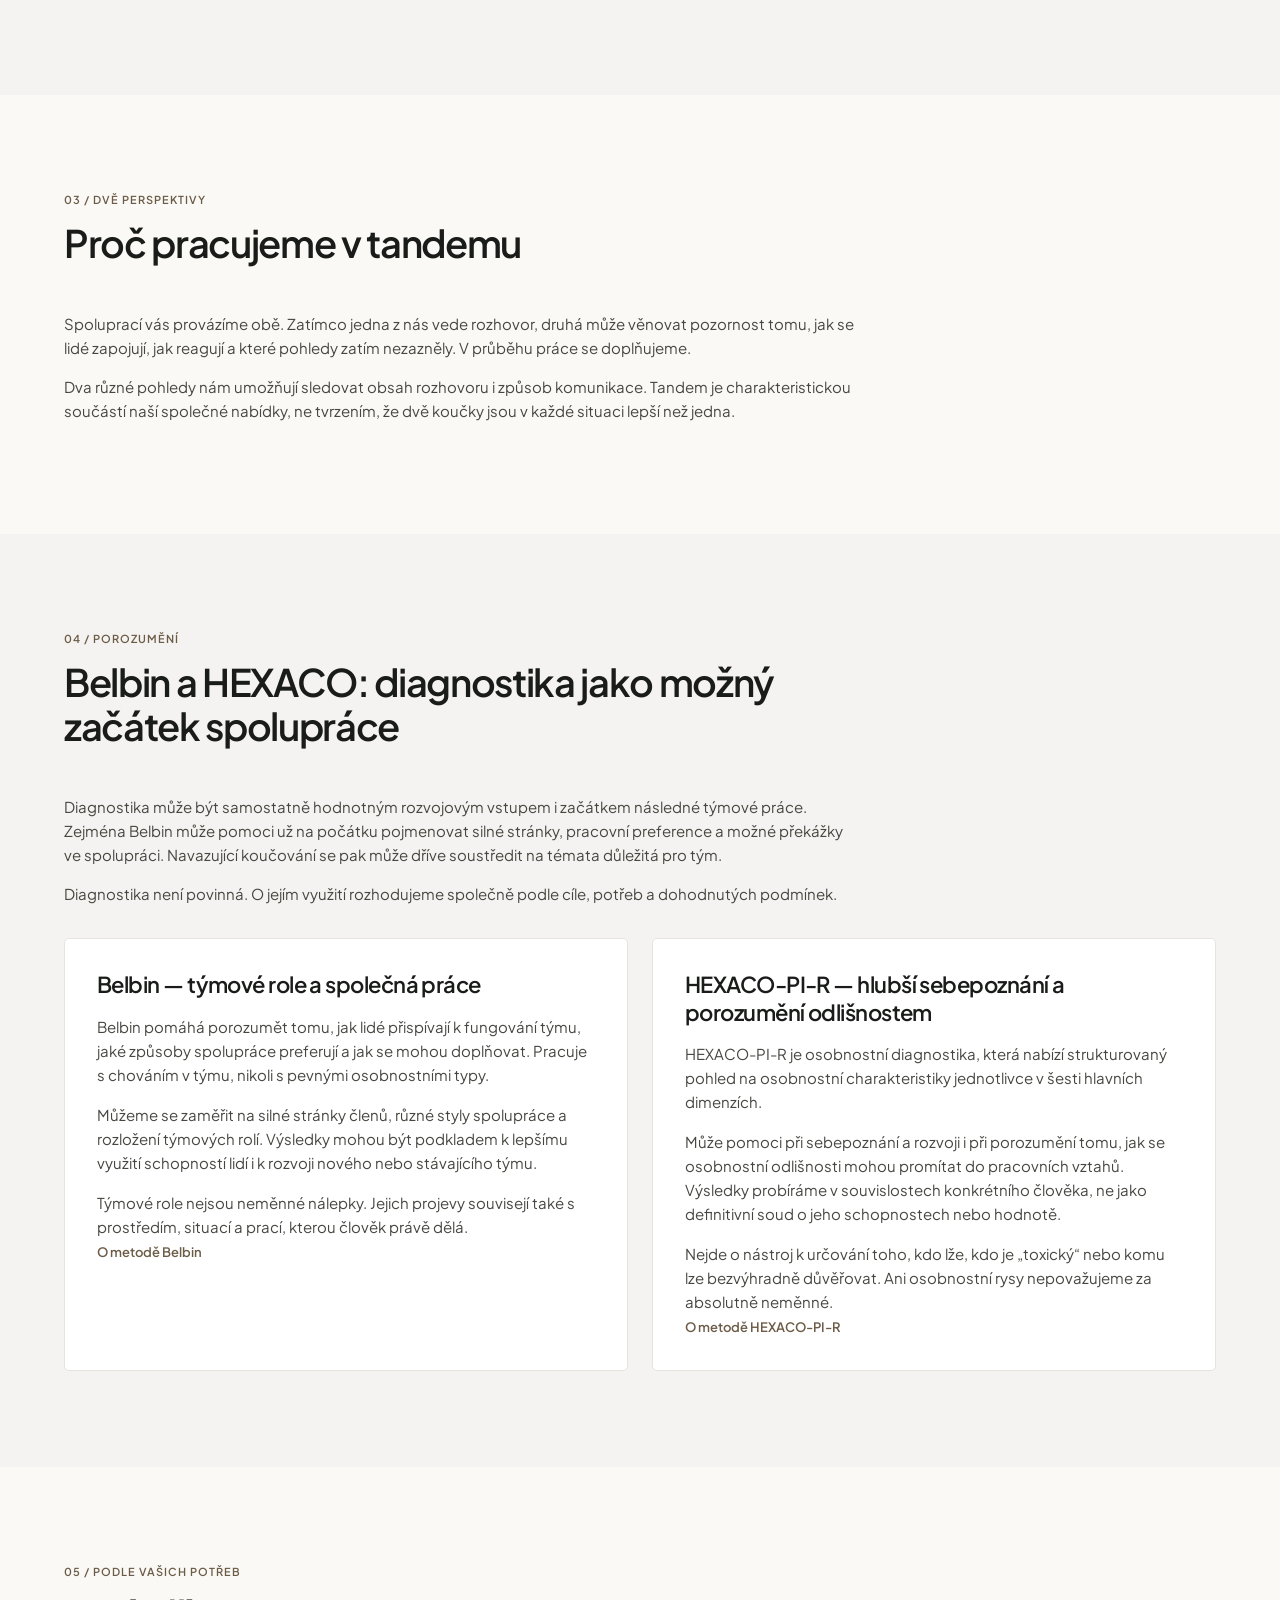
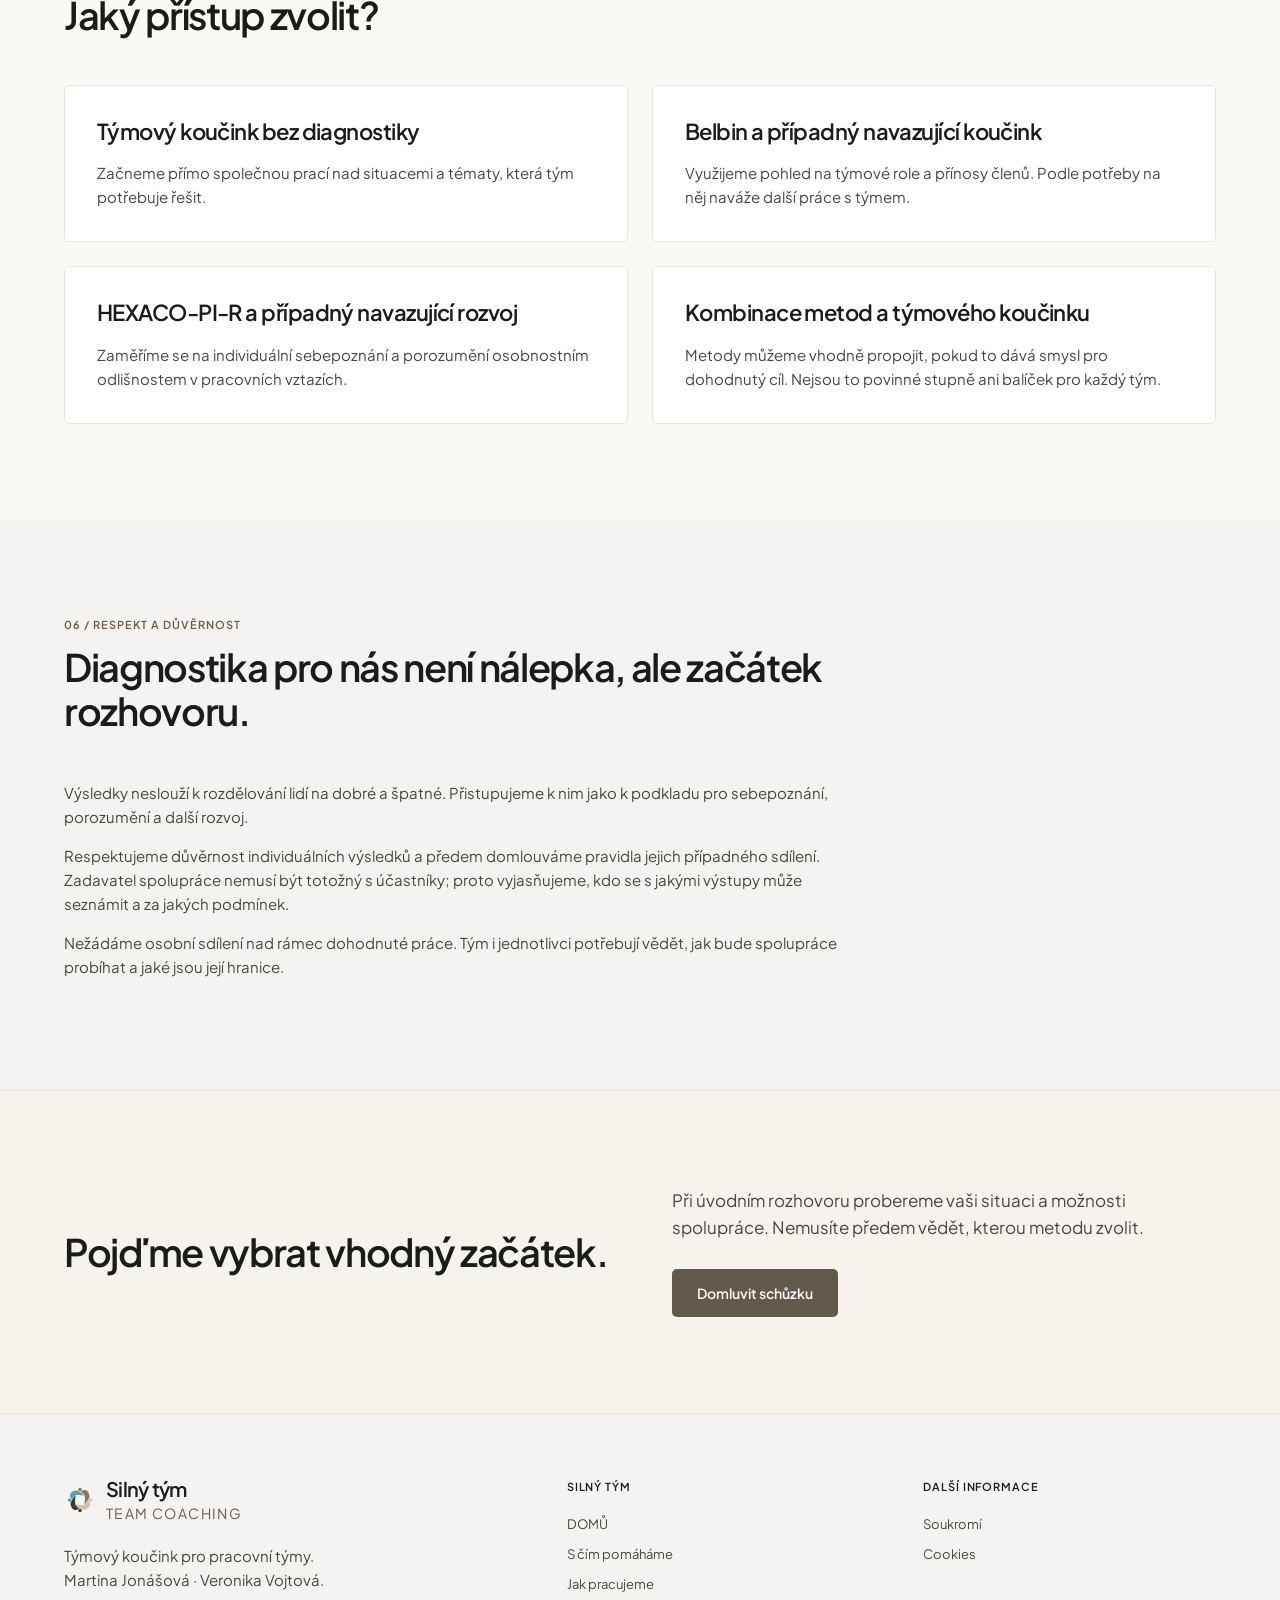
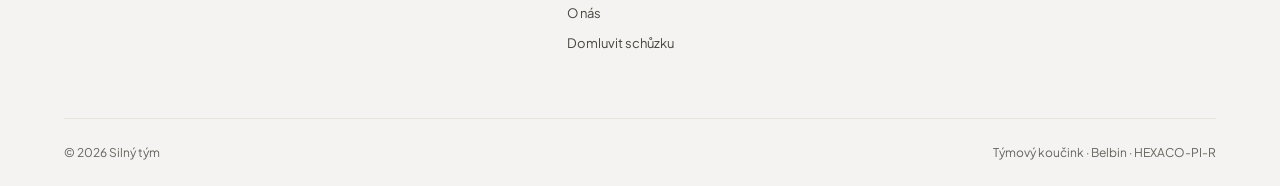
<file: jak-pracujeme/index.html>
<!doctype html>
<html lang="cs">
  <head>
    <meta charset="utf-8">
    <meta name="viewport" content="width=device-width, initial-scale=1">
    <meta name="robots" content="noindex">
    <meta name="description" content="Spolupráce dvou kouček s celým týmem. Čtyři kroky, volitelný Belbin a HEXACO-PI-R a předem dohodnutá pravidla důvěrnosti.">
    <meta name="theme-color" content="#faf9f6">
    <title>
      Jak pracujeme: týmový koučink, Belbin a HEXACO | Silný tým
    </title>
    <meta property="og:title" content="Jak pracujeme: týmový koučink, Belbin a HEXACO | Silný tým">
    <meta property="og:description" content="Spolupráce dvou kouček s celým týmem. Čtyři kroky, volitelný Belbin a HEXACO-PI-R a předem dohodnutá pravidla důvěrnosti.">
    <meta property="og:type" content="website">
    <meta property="og:locale" content="cs_CZ">
    <meta property="og:image" content="https://team1-beige.vercel.app/assets/silny-team-logo-01.png">
    <link rel="icon" type="image/svg+xml" href="/assets/silny-team-logo-01.svg">
    <link rel="stylesheet" href="/styles.css">
    <link rel="preconnect" href="https://fonts.googleapis.com">
    <link rel="preconnect" href="https://fonts.gstatic.com" crossorigin>
    <link rel="stylesheet" href="https://fonts.googleapis.com/css2?family=Plus+Jakarta+Sans:wght@300;400;500;600;700;800&amp;display=swap">
    <script src="/script.js" defer>
    </script>
  </head>
  <body>
    <a class="skip-link" href="#main-content">
      Přejít na hlavní obsah
    </a>
    <header class="site-header">
      <div class="container header-inner">
        <a class="brand" href="/" aria-label="Silný tým — domů">
          <img src="/assets/silny-team-logo-01.svg" alt="" width="32" height="32">
          <span class="brand-copy">
            <strong>
              Silný tým
            </strong>
            <small>
              Team coaching
            </small>
          </span>
        </a>
        <button class="nav-toggle" type="button" aria-expanded="false" aria-controls="primary-navigation" aria-label="Otevřít navigaci">
          <span>
          </span>
          <span>
          </span>
          <span>
          </span>
        </button>
        <nav class="site-nav" id="primary-navigation" aria-label="Hlavní navigace">
          <a href="/" data-path="/">
            DOMŮ
          </a>
          <a href="/s-cim-pomahame/" data-path="/s-cim-pomahame">
            S čím pomáháme
          </a>
          <a href="/jak-pracujeme/" data-path="/jak-pracujeme">
            Jak pracujeme
          </a>
          <a href="/o-nas/" data-path="/o-nas">
            O nás
          </a>
          <a class="nav-cta" href="/kontakt/" data-path="/kontakt">
            Domluvit schůzku
          </a>
        </nav>
      </div>
    </header>
    <main id="main-content" data-content-file="/content/pages/jak-pracujeme.json">
      <section class="page-hero" aria-labelledby="page-title">
        <div class="container page-hero-inner">
          <p data-copy="page-code" class="page-code">
            Jak pracujeme
          </p>
          <div>
            <h1 data-copy="page-title" id="page-title">
              Celý tým. Dva pohledy. Vlastní cesta.
            </h1>
            <p data-copy="page-intro" class="lede">
              Týmový koučink, diagnostiku i jejich případné propojení volíme podle toho, co potřebujete. Nezačínáme pevným programem, ale společným vyjasněním cíle.
            </p>
          </div>
        </div>
      </section>
      <section class="section" aria-labelledby="coaching-title">
        <div class="container">
          <div class="section-heading">
            <p data-copy="coaching-title-index" class="section-index">
              01 / Společná práce
            </p>
            <h2 data-copy="coaching-title" class="section-title" id="coaching-title">
              Co je týmový koučink
            </h2>
          </div>
          <div class="prose">
            <p data-copy="coaching-copy-1">
              Koučovaným partnerem je celý tým. Věnujeme se tomu, jak spolu lidé komunikují, rozhodují, přebírají odpovědnost a učí se ze společné práce. Nejde o individuální koučování několika lidí najednou.
            </p>
            <p data-copy="coaching-copy-2">
              Koučky nepřicházejí s hotovým řešením. Pomáhají týmu lépe vidět vlastní fungování a vytvářet řešení, za která převezme odpovědnost. Součástí je také to, co už týmu jde a jaké má podmínky v organizaci.
            </p>
            <p data-copy="coaching-copy-3">
              Školení přináší nové znalosti a dovednosti, teambuilding může podpořit vztahy a facilitace pomáhá vést konkrétní jednání. Týmový koučink se soustředí na způsob spolupráce týmu jako celku. Vhodný přístup vychází z vašich potřeb.
            </p>
          </div>
        </div>
      </section>
      <section class="section section-white" aria-labelledby="process-title">
        <div class="container">
          <div class="section-heading">
            <p data-copy="process-title-index" class="section-index">
              02 / Postup
            </p>
            <h2 data-copy="process-title" class="section-title" id="process-title">
              Jak spolupráce probíhá
            </h2>
          </div>
          <div id="program-90" class="steps">
            <article class="step">
              <h3 data-copy="step-1-title">
                Úvodní rozhovor a vyjasnění potřeb
              </h3>
              <p data-copy="step-1-copy">
                Poznáme situaci z pohledu zadavatele, tedy člověka, který spolupráci objednává. Probereme cíle a očekávání a společně zvážíme vhodnost týmového koučinku. Tento rozhovor není objektivní diagnózou celého týmu.
              </p>
            </article>
            <article class="step">
              <h3 data-copy="step-2-title">
                Dohoda se zadavatelem a týmem
              </h3>
              <p data-copy="step-2-copy">
                Vyjasníme cíle, očekávání, pravidla práce, důvěrnost a způsob vyhodnocování. Tým se aktivně podílí na dohodě; společně pojmenujeme také své role a podmínky spolupráce.
              </p>
            </article>
            <article class="step">
              <h3 data-copy="step-3-title">
                Společná týmová setkání a změny v praxi
              </h3>
              <p data-copy="step-3-copy">
                Tým se věnuje konkrétním tématům, hledá nová řešení a zkouší dohodnuté kroky ve své každodenní práci. Vycházíme ze skutečných situací i silných stránek týmu.
              </p>
            </article>
            <article class="step">
              <h3 data-copy="step-4-title">
                Reflexe a vyhodnocení
              </h3>
              <p data-copy="step-4-copy">
                Společně sledujeme, co se mění, co funguje a na čem je potřeba dále pracovat. Zkušenost z praxe pomáhá týmu rozhodnout, které dohody chce udržet a co upravit.
              </p>
            </article>
          </div>
        </div>
      </section>
      <section class="section" aria-labelledby="tandem-title">
        <div class="container">
          <div class="section-heading">
            <p data-copy="tandem-title-index" class="section-index">
              03 / Dvě perspektivy
            </p>
            <h2 data-copy="tandem-title" class="section-title" id="tandem-title">
              Proč pracujeme v tandemu
            </h2>
          </div>
          <div class="prose">
            <p data-copy="tandem-copy-1">
              Spoluprací vás provázíme obě. Zatímco jedna z nás vede rozhovor, druhá může věnovat pozornost tomu, jak se lidé zapojují, jak reagují a které pohledy zatím nezazněly. V průběhu práce se doplňujeme.
            </p>
            <p data-copy="tandem-copy-2">
              Dva různé pohledy nám umožňují sledovat obsah rozhovoru i způsob komunikace. Tandem je charakteristickou součástí naší společné nabídky, ne tvrzením, že dvě koučky jsou v každé situaci lepší než jedna.
            </p>
          </div>
        </div>
      </section>
      <section class="section section-white" aria-labelledby="diagnostics-title">
        <div class="container">
          <div class="section-heading">
            <p data-copy="diagnostics-title-index" class="section-index">
              04 / Porozumění
            </p>
            <h2 data-copy="diagnostics-title" class="section-title" id="diagnostics-title">
              Belbin a HEXACO: diagnostika jako možný začátek spolupráce
            </h2>
          </div>
          <div class="prose">
            <p data-copy="diagnostics-intro-1">
              Diagnostika může být samostatně hodnotným rozvojovým vstupem i začátkem následné týmové práce. Zejména Belbin může pomoci už na počátku pojmenovat silné stránky, pracovní preference a možné překážky ve spolupráci. Navazující koučování se pak může dříve soustředit na témata důležitá pro tým.
            </p>
            <p data-copy="diagnostics-intro-2">
              Diagnostika není povinná. O jejím využití rozhodujeme společně podle cíle, potřeb a dohodnutých podmínek.
            </p>
          </div>
          <div class="cards-2">
            <article class="card">
              <h3 data-copy="belbin-title">
                Belbin — týmové role a společná práce
              </h3>
              <p data-copy="belbin-copy-1">
                Belbin pomáhá porozumět tomu, jak lidé přispívají k fungování týmu, jaké způsoby spolupráce preferují a jak se mohou doplňovat. Pracuje s chováním v týmu, nikoli s pevnými osobnostními typy.
              </p>
              <p data-copy="belbin-copy-2">
                Můžeme se zaměřit na silné stránky členů, různé styly spolupráce a rozložení týmových rolí. Výsledky mohou být podkladem k lepšímu využití schopností lidí i k rozvoji nového nebo stávajícího týmu.
              </p>
              <p data-copy="belbin-copy-3">
                Týmové role nejsou neměnné nálepky. Jejich projevy souvisejí také s prostředím, situací a prací, kterou člověk právě dělá.
              </p>
              <a class="text-link" href="https://www.belbin.com/about/belbin-team-roles">
                O metodě Belbin
              </a>
            </article>
            <article class="card">
              <h3 data-copy="hexaco-title">
                HEXACO-PI-R — hlubší sebepoznání a porozumění odlišnostem
              </h3>
              <p data-copy="hexaco-copy-1">
                HEXACO-PI-R je osobnostní diagnostika, která nabízí strukturovaný pohled na osobnostní charakteristiky jednotlivce v šesti hlavních dimenzích.
              </p>
              <p data-copy="hexaco-copy-2">
                Může pomoci při sebepoznání a rozvoji i při porozumění tomu, jak se osobnostní odlišnosti mohou promítat do pracovních vztahů. Výsledky probíráme v souvislostech konkrétního člověka, ne jako definitivní soud o jeho schopnostech nebo hodnotě.
              </p>
              <p data-copy="hexaco-copy-3">
                Nejde o nástroj k určování toho, kdo lže, kdo je „toxický“ nebo komu lze bezvýhradně důvěřovat. Ani osobnostní rysy nepovažujeme za absolutně neměnné.
              </p>
              <a class="text-link" href="https://hexaco.org/hexaco-inventory">
                O metodě HEXACO-PI-R
              </a>
            </article>
          </div>
        </div>
      </section>
      <section class="section" aria-labelledby="choice-title">
        <div class="container">
          <div class="section-heading">
            <p data-copy="choice-title-index" class="section-index">
              05 / Podle vašich potřeb
            </p>
            <h2 data-copy="choice-title" class="section-title" id="choice-title">
              Jaký přístup zvolit?
            </h2>
          </div>
          <div class="cards-2">
            <article class="card">
              <h3 data-copy="choice-1-title">
                Týmový koučink bez diagnostiky
              </h3>
              <p data-copy="choice-1-copy">
                Začneme přímo společnou prací nad situacemi a tématy, která tým potřebuje řešit.
              </p>
            </article>
            <article class="card">
              <h3 data-copy="choice-2-title">
                Belbin a případný navazující koučink
              </h3>
              <p data-copy="choice-2-copy">
                Využijeme pohled na týmové role a přínosy členů. Podle potřeby na něj naváže další práce s týmem.
              </p>
            </article>
            <article class="card">
              <h3 data-copy="choice-3-title">
                HEXACO-PI-R a případný navazující rozvoj
              </h3>
              <p data-copy="choice-3-copy">
                Zaměříme se na individuální sebepoznání a porozumění osobnostním odlišnostem v pracovních vztazích.
              </p>
            </article>
            <article class="card">
              <h3 data-copy="choice-4-title">
                Kombinace metod a týmového koučinku
              </h3>
              <p data-copy="choice-4-copy">
                Metody můžeme vhodně propojit, pokud to dává smysl pro dohodnutý cíl. Nejsou to povinné stupně ani balíček pro každý tým.
              </p>
            </article>
          </div>
        </div>
      </section>
      <section class="section section-white" aria-labelledby="ethics-title">
        <div class="container">
          <div class="section-heading">
            <p data-copy="ethics-title-index" class="section-index">
              06 / Respekt a důvěrnost
            </p>
            <h2 data-copy="ethics-title" class="section-title" id="ethics-title">
              Diagnostika pro nás není nálepka, ale začátek rozhovoru.
            </h2>
          </div>
          <div class="prose" id="compare-title">
            <p data-copy="ethics-copy-1">
              Výsledky neslouží k rozdělování lidí na dobré a špatné. Přistupujeme k nim jako k podkladu pro sebepoznání, porozumění a další rozvoj.
            </p>
            <p data-copy="ethics-copy-2">
              Respektujeme důvěrnost individuálních výsledků a předem domlouváme pravidla jejich případného sdílení. Zadavatel spolupráce nemusí být totožný s účastníky; proto vyjasňujeme, kdo se s jakými výstupy může seznámit a za jakých podmínek.
            </p>
            <p data-copy="ethics-copy-3">
              Nežádáme osobní sdílení nad rámec dohodnuté práce. Tým i jednotlivci potřebují vědět, jak bude spolupráce probíhat a jaké jsou její hranice.
            </p>
          </div>
        </div>
      </section>
      <section class="cta-band">
        <div class="container cta-band-inner">
          <h2 data-copy="cta-title">
            Pojďme vybrat vhodný začátek.
          </h2>
          <div class="cta-band-copy">
            <p data-copy="cta-copy">
              Při úvodním rozhovoru probereme vaši situaci a možnosti spolupráce. Nemusíte předem vědět, kterou metodu zvolit.
            </p>
            <a class="button button-dark" href="/kontakt/" data-copy="cta-link">
              Domluvit schůzku
            </a>
          </div>
        </div>
      </section>
    </main>
    <a class="mobile-audit" href="/kontakt/">
      Domluvit schůzku
    </a>
    <footer class="site-footer">
      <div class="container footer-main">
        <div class="footer-brand">
          <a class="brand" href="/" aria-label="Silný tým — domů">
            <img src="/assets/silny-team-logo-01.svg" alt="" width="32" height="32">
            <span class="brand-copy">
              <strong>
                Silný tým
              </strong>
              <small>
                Team coaching
              </small>
            </span>
          </a>
          <p>
            Týmový koučink pro pracovní týmy.
            <br>
            Martina Jonášová · Veronika Vojtová.
          </p>
        </div>
        <div>
          <p class="footer-title">
            Silný tým
          </p>
          <nav class="footer-links" aria-label="Navigace v zápatí">
            <a href="/">
              DOMŮ
            </a>
            <a href="/s-cim-pomahame/">
              S čím pomáháme
            </a>
            <a href="/jak-pracujeme/">
              Jak pracujeme
            </a>
            <a href="/o-nas/">
              O nás
            </a>
            <a href="/kontakt/">
              Domluvit schůzku
            </a>
          </nav>
        </div>
        <div>
          <p class="footer-title">
            Další informace
          </p>
          <nav class="footer-links" aria-label="Právní informace">
            <a href="/soukromi/">
              Soukromí
            </a>
            <a href="/cookies/">
              Cookies
            </a>
          </nav>
        </div>
      </div>
      <div class="container footer-bottom">
        <span>
          ©
          <span data-year>
            2026
          </span>
          Silný tým
        </span>
        <span>
          Týmový koučink · Belbin · HEXACO-PI-R
        </span>
      </div>
    </footer>
  </body>
</html>
</file>
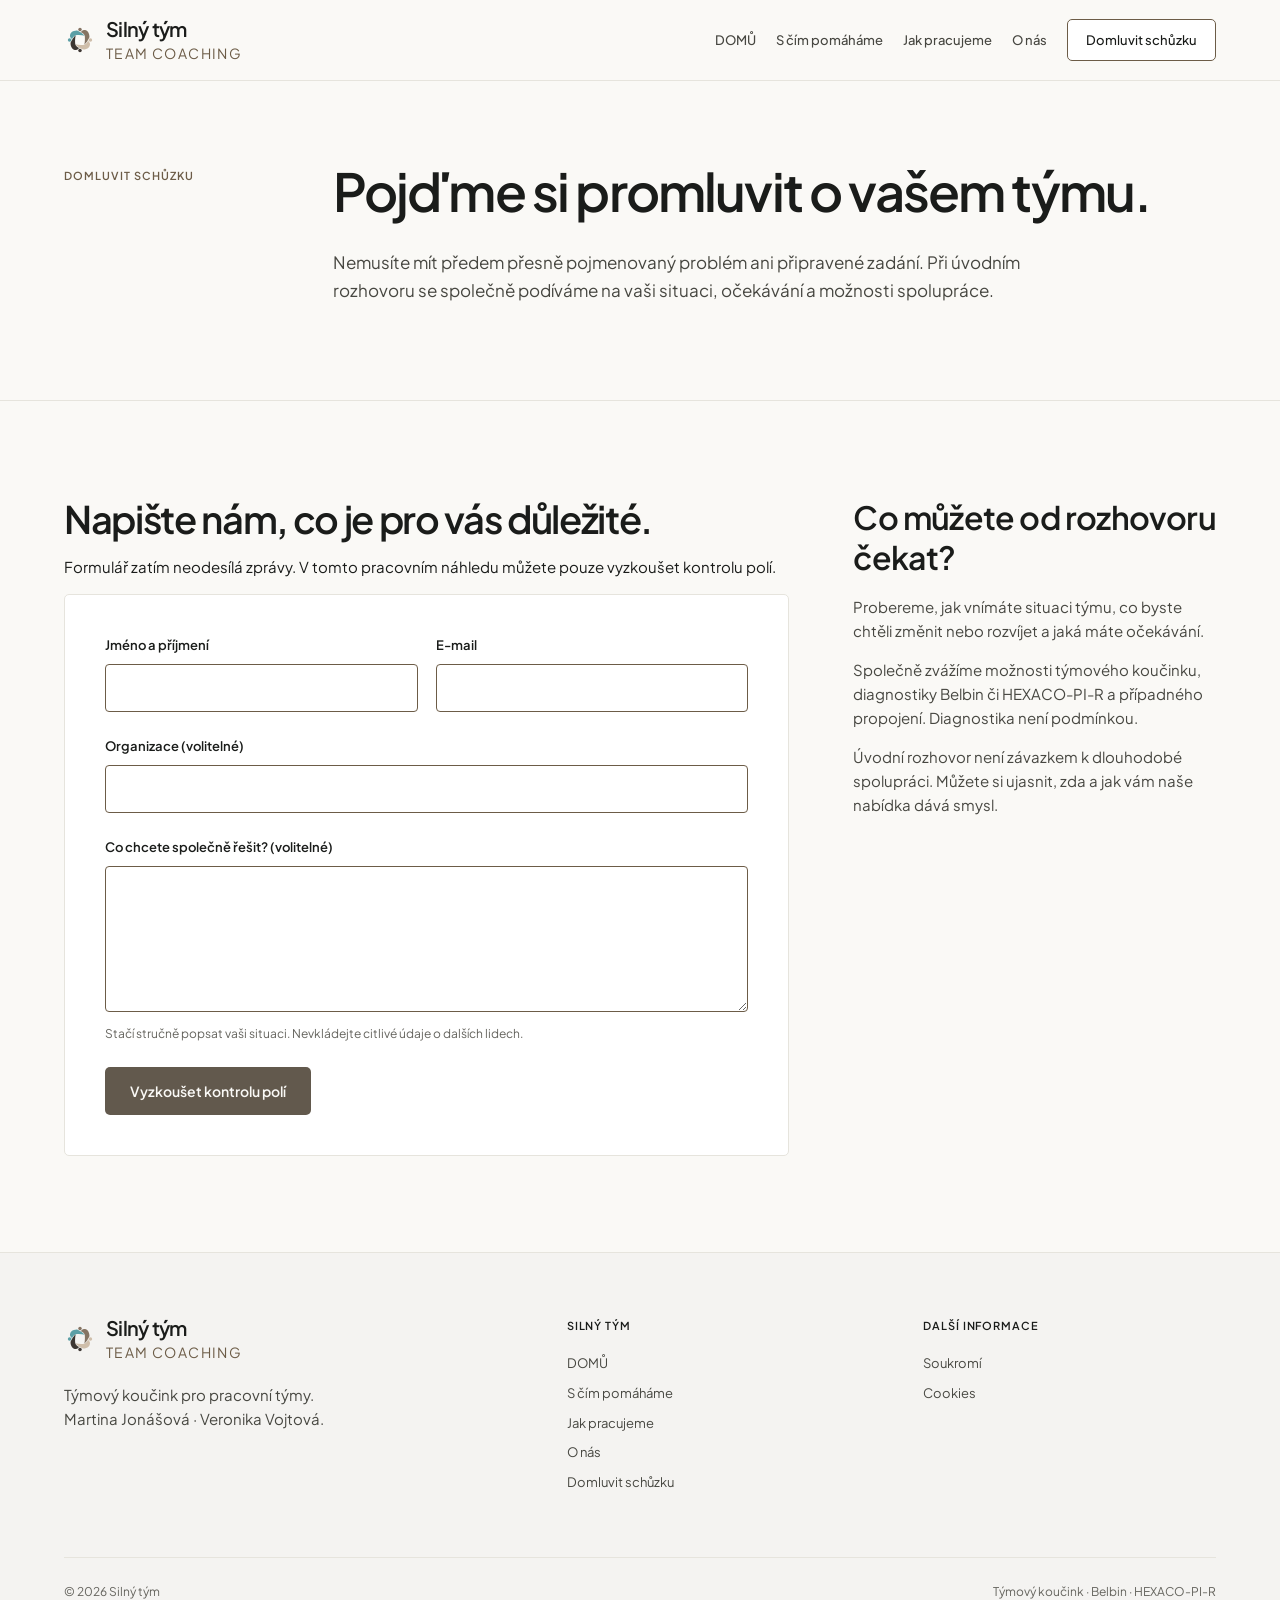
<file: kontakt/index.html>
<!doctype html>
<html lang="cs">
  <head>
    <meta charset="utf-8">
    <meta name="viewport" content="width=device-width, initial-scale=1">
    <meta name="robots" content="noindex">
    <meta name="description" content="Pojďme si promluvit o vašem týmu. Úvodní rozhovor o vaší situaci, očekáváních a možnostech tandemové spolupráce.">
    <meta name="theme-color" content="#faf9f6">
    <title>
      Domluvit schůzku | Silný tým
    </title>
    <meta property="og:title" content="Domluvit schůzku | Silný tým">
    <meta property="og:description" content="Pojďme si promluvit o vašem týmu. Úvodní rozhovor o vaší situaci, očekáváních a možnostech tandemové spolupráce.">
    <meta property="og:type" content="website">
    <meta property="og:locale" content="cs_CZ">
    <meta property="og:image" content="https://team1-beige.vercel.app/assets/silny-team-logo-01.png">
    <link rel="icon" type="image/svg+xml" href="/assets/silny-team-logo-01.svg">
    <link rel="stylesheet" href="/styles.css">
    <link rel="preconnect" href="https://fonts.googleapis.com">
    <link rel="preconnect" href="https://fonts.gstatic.com" crossorigin>
    <link rel="stylesheet" href="https://fonts.googleapis.com/css2?family=Plus+Jakarta+Sans:wght@300;400;500;600;700;800&amp;display=swap">
    <script src="/script.js" defer>
    </script>
  </head>
  <body>
    <a class="skip-link" href="#main-content">
      Přejít na hlavní obsah
    </a>
    <header class="site-header">
      <div class="container header-inner">
        <a class="brand" href="/" aria-label="Silný tým — domů">
          <img src="/assets/silny-team-logo-01.svg" alt="" width="32" height="32">
          <span class="brand-copy">
            <strong>
              Silný tým
            </strong>
            <small>
              Team coaching
            </small>
          </span>
        </a>
        <button class="nav-toggle" type="button" aria-expanded="false" aria-controls="primary-navigation" aria-label="Otevřít navigaci">
          <span>
          </span>
          <span>
          </span>
          <span>
          </span>
        </button>
        <nav class="site-nav" id="primary-navigation" aria-label="Hlavní navigace">
          <a href="/" data-path="/">
            DOMŮ
          </a>
          <a href="/s-cim-pomahame/" data-path="/s-cim-pomahame">
            S čím pomáháme
          </a>
          <a href="/jak-pracujeme/" data-path="/jak-pracujeme">
            Jak pracujeme
          </a>
          <a href="/o-nas/" data-path="/o-nas">
            O nás
          </a>
          <a class="nav-cta" href="/kontakt/" data-path="/kontakt">
            Domluvit schůzku
          </a>
        </nav>
      </div>
    </header>
    <main id="main-content" data-content-file="/content/pages/kontakt.json">
      <section class="page-hero" aria-labelledby="page-title">
        <div class="container page-hero-inner">
          <p data-copy="page-code" class="page-code">
            Domluvit schůzku
          </p>
          <div>
            <h1 data-copy="page-title" id="page-title">
              Pojďme si promluvit o vašem týmu.
            </h1>
            <p data-copy="page-intro" class="lede">
              Nemusíte mít předem přesně pojmenovaný problém ani připravené zadání. Při úvodním rozhovoru se společně podíváme na vaši situaci, očekávání a možnosti spolupráce.
            </p>
          </div>
        </div>
      </section>
      <section class="section">
        <div class="container content-grid">
          <div>
            <h2 data-copy="form-title" class="section-title">
              Napište nám, co je pro vás důležité.
            </h2>
            <p data-copy="form-notice" id="form-notice">
              Formulář zatím neodesílá zprávy. V tomto pracovním náhledu můžete pouze vyzkoušet kontrolu polí.
            </p>
            <form class="form-card" data-demo-form novalidate aria-describedby="form-notice">
              <div class="form-row">
                <div class="field">
                  <label data-copy="name-label" for="contact-name">
                    Jméno a příjmení
                  </label>
                  <input id="contact-name" name="name" autocomplete="name" required aria-describedby="contact-name-error">
                  <p class="field-error" id="contact-name-error" hidden>
                  </p>
                </div>
                <div class="field">
                  <label data-copy="email-label" for="contact-email">
                    E-mail
                  </label>
                  <input id="contact-email" name="email" type="email" autocomplete="email" required aria-describedby="contact-email-error">
                  <p class="field-error" id="contact-email-error" hidden>
                  </p>
                </div>
              </div>
              <div class="field">
                <label data-copy="organization-label" for="contact-organization">
                  Organizace (volitelné)
                </label>
                <input id="contact-organization" name="organization" autocomplete="organization">
              </div>
              <div class="field">
                <label data-copy="message-label" for="contact-message">
                  Co chcete společně řešit? (volitelné)
                </label>
                <textarea id="contact-message" name="message" rows="5" aria-describedby="message-hint">
                </textarea>
                <p data-copy="message-hint" class="field-hint" id="message-hint">
                  Stačí stručně popsat vaši situaci. Nevkládejte citlivé údaje o dalších lidech.
                </p>
              </div>
              <div class="form-submit">
                <button data-copy="form-button" class="button button-primary" type="submit" disabled>
                  Vyzkoušet kontrolu polí
                </button>
              </div>
              <p class="form-status" data-form-status role="status" tabindex="-1">
              </p>
              <noscript>
                Pro místní kontrolu polí je potřeba JavaScript. Nic se neodesílá.
              </noscript>
            </form>
          </div>
          <aside class="prose">
            <h2 data-copy="conversation-title">
              Co můžete od rozhovoru čekat?
            </h2>
            <p data-copy="conversation-copy-1">
              Probereme, jak vnímáte situaci týmu, co byste chtěli změnit nebo rozvíjet a jaká máte očekávání.
            </p>
            <p data-copy="conversation-copy-2">
              Společně zvážíme možnosti týmového koučinku, diagnostiky Belbin či HEXACO-PI-R a případného propojení. Diagnostika není podmínkou.
            </p>
            <p data-copy="conversation-copy-3">
              Úvodní rozhovor není závazkem k dlouhodobé spolupráci. Můžete si ujasnit, zda a jak vám naše nabídka dává smysl.
            </p>
          </aside>
        </div>
      </section>
    </main>
    <a class="mobile-audit" href="/kontakt/">
      Domluvit schůzku
    </a>
    <footer class="site-footer">
      <div class="container footer-main">
        <div class="footer-brand">
          <a class="brand" href="/" aria-label="Silný tým — domů">
            <img src="/assets/silny-team-logo-01.svg" alt="" width="32" height="32">
            <span class="brand-copy">
              <strong>
                Silný tým
              </strong>
              <small>
                Team coaching
              </small>
            </span>
          </a>
          <p>
            Týmový koučink pro pracovní týmy.
            <br>
            Martina Jonášová · Veronika Vojtová.
          </p>
        </div>
        <div>
          <p class="footer-title">
            Silný tým
          </p>
          <nav class="footer-links" aria-label="Navigace v zápatí">
            <a href="/">
              DOMŮ
            </a>
            <a href="/s-cim-pomahame/">
              S čím pomáháme
            </a>
            <a href="/jak-pracujeme/">
              Jak pracujeme
            </a>
            <a href="/o-nas/">
              O nás
            </a>
            <a href="/kontakt/">
              Domluvit schůzku
            </a>
          </nav>
        </div>
        <div>
          <p class="footer-title">
            Další informace
          </p>
          <nav class="footer-links" aria-label="Právní informace">
            <a href="/soukromi/">
              Soukromí
            </a>
            <a href="/cookies/">
              Cookies
            </a>
          </nav>
        </div>
      </div>
      <div class="container footer-bottom">
        <span>
          ©
          <span data-year>
            2026
          </span>
          Silný tým
        </span>
        <span>
          Týmový koučink · Belbin · HEXACO-PI-R
        </span>
      </div>
    </footer>
  </body>
</html>
</file>
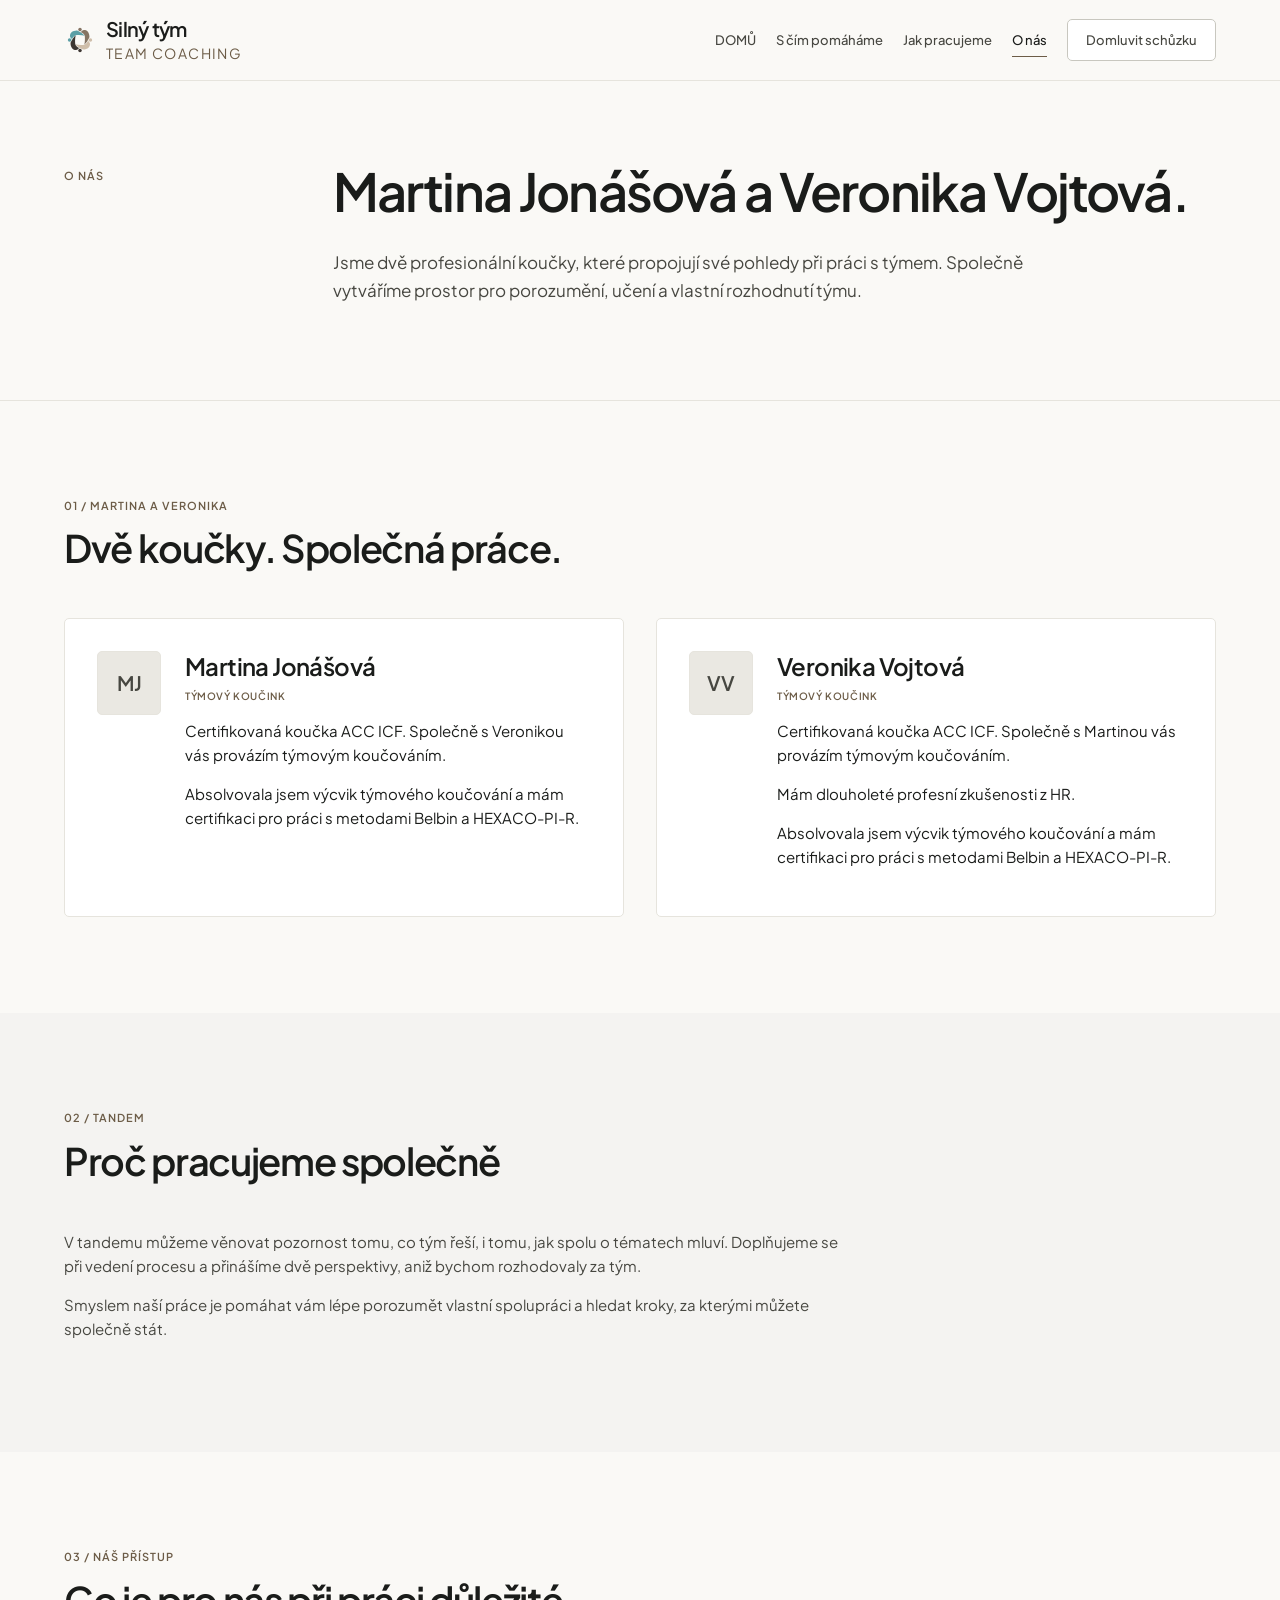
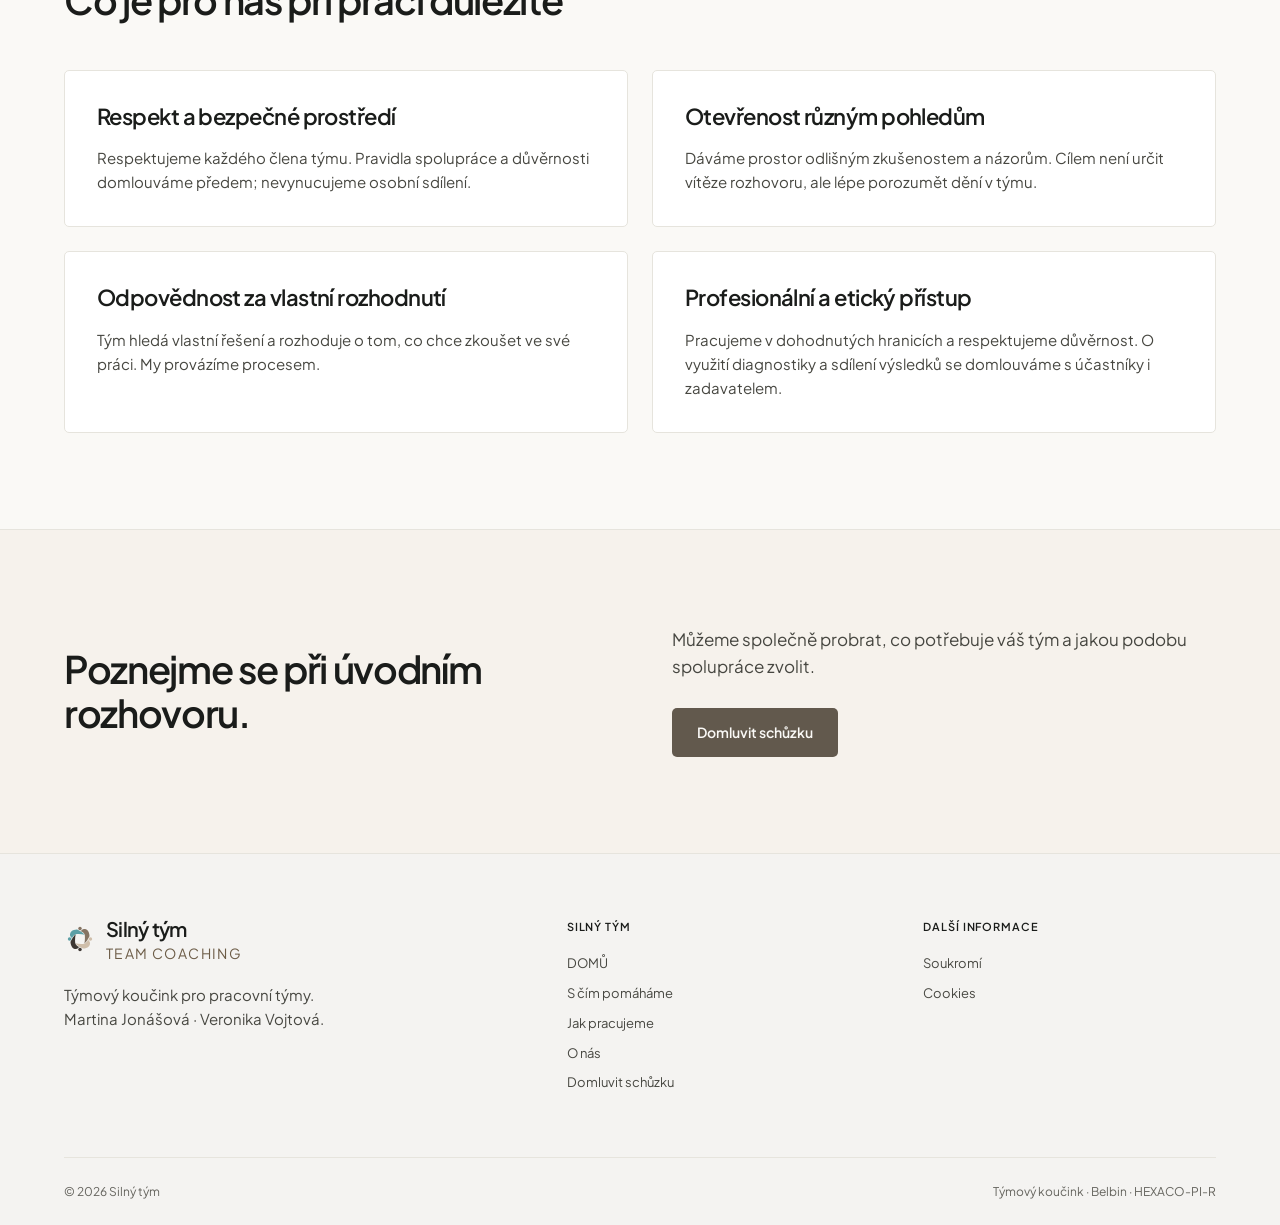
<file: o-nas/index.html>
<!doctype html>
<html lang="cs">
  <head>
    <meta charset="utf-8">
    <meta name="viewport" content="width=device-width, initial-scale=1">
    <meta name="robots" content="noindex">
    <meta name="description" content="Dvě profesionální koučky v tandemu. ACC ICF, výcvik týmového koučování a certifikace Belbin a HEXACO-PI-R.">
    <meta name="theme-color" content="#faf9f6">
    <title>
      Martina Jonášová a Veronika Vojtová | Silný tým
    </title>
    <meta property="og:title" content="Martina Jonášová a Veronika Vojtová | Silný tým">
    <meta property="og:description" content="Dvě profesionální koučky v tandemu. ACC ICF, výcvik týmového koučování a certifikace Belbin a HEXACO-PI-R.">
    <meta property="og:type" content="website">
    <meta property="og:locale" content="cs_CZ">
    <meta property="og:image" content="https://team1-beige.vercel.app/assets/silny-team-logo-01.png">
    <link rel="icon" type="image/svg+xml" href="/assets/silny-team-logo-01.svg">
    <link rel="stylesheet" href="/styles.css">
    <link rel="preconnect" href="https://fonts.googleapis.com">
    <link rel="preconnect" href="https://fonts.gstatic.com" crossorigin>
    <link rel="stylesheet" href="https://fonts.googleapis.com/css2?family=Plus+Jakarta+Sans:wght@300;400;500;600;700;800&amp;display=swap">
    <script src="/script.js" defer>
    </script>
  </head>
  <body>
    <a class="skip-link" href="#main-content">
      Přejít na hlavní obsah
    </a>
    <header class="site-header">
      <div class="container header-inner">
        <a class="brand" href="/" aria-label="Silný tým — domů">
          <img src="/assets/silny-team-logo-01.svg" alt="" width="32" height="32">
          <span class="brand-copy">
            <strong>
              Silný tým
            </strong>
            <small>
              Team coaching
            </small>
          </span>
        </a>
        <button class="nav-toggle" type="button" aria-expanded="false" aria-controls="primary-navigation" aria-label="Otevřít navigaci">
          <span>
          </span>
          <span>
          </span>
          <span>
          </span>
        </button>
        <nav class="site-nav" id="primary-navigation" aria-label="Hlavní navigace">
          <a href="/" data-path="/">
            DOMŮ
          </a>
          <a href="/s-cim-pomahame/" data-path="/s-cim-pomahame">
            S čím pomáháme
          </a>
          <a href="/jak-pracujeme/" data-path="/jak-pracujeme">
            Jak pracujeme
          </a>
          <a href="/o-nas/" data-path="/o-nas">
            O nás
          </a>
          <a class="nav-cta" href="/kontakt/" data-path="/kontakt">
            Domluvit schůzku
          </a>
        </nav>
      </div>
    </header>
    <main id="main-content" data-content-file="/content/pages/o-nas.json">
      <section class="page-hero" aria-labelledby="page-title">
        <div class="container page-hero-inner">
          <p data-copy="page-code" class="page-code">
            O nás
          </p>
          <div>
            <h1 data-copy="page-title" id="page-title">
              Martina Jonášová a Veronika Vojtová.
            </h1>
            <p data-copy="page-intro" class="lede">
              Jsme dvě profesionální koučky, které propojují své pohledy při práci s týmem. Společně vytváříme prostor pro porozumění, učení a vlastní rozhodnutí týmu.
            </p>
          </div>
        </div>
      </section>
      <section class="section" aria-labelledby="profiles-title">
        <div class="container">
          <div class="section-heading">
            <p data-copy="profiles-title-index" class="section-index">
              01 / Martina a Veronika
            </p>
            <h2 data-copy="profiles-title" class="section-title" id="profiles-title">
              Dvě koučky. Společná práce.
            </h2>
          </div>
          <div class="profile-grid">
            <article class="profile-card" id="martina">
              <div class="profile-visual" data-photo="martina" role="img" aria-label="Martina Jonášová — monogram">
                <span>
                  MJ
                </span>
              </div>
              <div class="profile-copy">
                <h3 data-copy="martina-name">
                  Martina Jonášová
                </h3>
                <p data-copy="martina-role" class="profile-role">
                  Týmový koučink
                </p>
                <p data-copy="martina-intro">
                  Certifikovaná koučka ACC ICF. Společně s Veronikou vás provázím týmovým koučováním.
                </p>
                <p data-copy="martina-experience" data-optional-copy hidden>
                </p>
                <p data-copy="martina-education">
                  Absolvovala jsem výcvik týmového koučování a mám certifikaci pro práci s metodami Belbin a HEXACO-PI-R.
                </p>
                <p data-copy="martina-personal" data-optional-copy hidden>
                </p>
                <a class="text-link" data-professional-link="martina" hidden>
                  Profesní profil
                </a>
              </div>
            </article>
            <article class="profile-card" id="veronika">
              <div class="profile-visual" data-photo="veronika" role="img" aria-label="Veronika Vojtová — monogram">
                <span>
                  VV
                </span>
              </div>
              <div class="profile-copy">
                <h3 data-copy="veronika-name">
                  Veronika Vojtová
                </h3>
                <p data-copy="veronika-role" class="profile-role">
                  Týmový koučink
                </p>
                <p data-copy="veronika-intro">
                  Certifikovaná koučka ACC ICF. Společně s Martinou vás provázím týmovým koučováním.
                </p>
                <p data-copy="veronika-experience" data-optional-copy>
                  Mám dlouholeté profesní zkušenosti z HR.
                </p>
                <p data-copy="veronika-education">
                  Absolvovala jsem výcvik týmového koučování a mám certifikaci pro práci s metodami Belbin a HEXACO-PI-R.
                </p>
                <p data-copy="veronika-personal" data-optional-copy hidden>
                </p>
                <a class="text-link" data-professional-link="veronika" hidden>
                  Profesní profil
                </a>
              </div>
            </article>
          </div>
        </div>
      </section>
      <section class="section section-white" aria-labelledby="together-title">
        <div class="container">
          <div class="section-heading">
            <p data-copy="together-title-index" class="section-index">
              02 / Tandem
            </p>
            <h2 data-copy="together-title" class="section-title" id="together-title">
              Proč pracujeme společně
            </h2>
          </div>
          <div class="prose">
            <p data-copy="together-copy-1">
              V tandemu můžeme věnovat pozornost tomu, co tým řeší, i tomu, jak spolu o tématech mluví. Doplňujeme se při vedení procesu a přinášíme dvě perspektivy, aniž bychom rozhodovaly za tým.
            </p>
            <p data-copy="together-copy-2">
              Smyslem naší práce je pomáhat vám lépe porozumět vlastní spolupráci a hledat kroky, za kterými můžete společně stát.
            </p>
          </div>
        </div>
      </section>
      <section class="section" aria-labelledby="values-title">
        <div class="container">
          <div class="section-heading">
            <p data-copy="values-title-index" class="section-index">
              03 / Náš přístup
            </p>
            <h2 data-copy="values-title" class="section-title" id="values-title">
              Co je pro nás při práci důležité
            </h2>
          </div>
          <div class="cards-2">
            <article class="card">
              <h3 data-copy="value-1-title">
                Respekt a bezpečné prostředí
              </h3>
              <p data-copy="value-1-copy">
                Respektujeme každého člena týmu. Pravidla spolupráce a důvěrnosti domlouváme předem; nevynucujeme osobní sdílení.
              </p>
            </article>
            <article class="card">
              <h3 data-copy="value-2-title">
                Otevřenost různým pohledům
              </h3>
              <p data-copy="value-2-copy">
                Dáváme prostor odlišným zkušenostem a názorům. Cílem není určit vítěze rozhovoru, ale lépe porozumět dění v týmu.
              </p>
            </article>
            <article class="card">
              <h3 data-copy="value-3-title">
                Odpovědnost za vlastní rozhodnutí
              </h3>
              <p data-copy="value-3-copy">
                Tým hledá vlastní řešení a rozhoduje o tom, co chce zkoušet ve své práci. My provázíme procesem.
              </p>
            </article>
            <article class="card">
              <h3 data-copy="value-4-title">
                Profesionální a etický přístup
              </h3>
              <p data-copy="value-4-copy">
                Pracujeme v dohodnutých hranicích a respektujeme důvěrnost. O využití diagnostiky a sdílení výsledků se domlouváme s účastníky i zadavatelem.
              </p>
            </article>
          </div>
        </div>
      </section>
      <section class="cta-band">
        <div class="container cta-band-inner">
          <h2 data-copy="cta-title">
            Poznejme se při úvodním rozhovoru.
          </h2>
          <div class="cta-band-copy">
            <p data-copy="cta-copy">
              Můžeme společně probrat, co potřebuje váš tým a jakou podobu spolupráce zvolit.
            </p>
            <a class="button button-dark" href="/kontakt/" data-copy="cta-link">
              Domluvit schůzku
            </a>
          </div>
        </div>
      </section>
    </main>
    <a class="mobile-audit" href="/kontakt/">
      Domluvit schůzku
    </a>
    <footer class="site-footer">
      <div class="container footer-main">
        <div class="footer-brand">
          <a class="brand" href="/" aria-label="Silný tým — domů">
            <img src="/assets/silny-team-logo-01.svg" alt="" width="32" height="32">
            <span class="brand-copy">
              <strong>
                Silný tým
              </strong>
              <small>
                Team coaching
              </small>
            </span>
          </a>
          <p>
            Týmový koučink pro pracovní týmy.
            <br>
            Martina Jonášová · Veronika Vojtová.
          </p>
        </div>
        <div>
          <p class="footer-title">
            Silný tým
          </p>
          <nav class="footer-links" aria-label="Navigace v zápatí">
            <a href="/">
              DOMŮ
            </a>
            <a href="/s-cim-pomahame/">
              S čím pomáháme
            </a>
            <a href="/jak-pracujeme/">
              Jak pracujeme
            </a>
            <a href="/o-nas/">
              O nás
            </a>
            <a href="/kontakt/">
              Domluvit schůzku
            </a>
          </nav>
        </div>
        <div>
          <p class="footer-title">
            Další informace
          </p>
          <nav class="footer-links" aria-label="Právní informace">
            <a href="/soukromi/">
              Soukromí
            </a>
            <a href="/cookies/">
              Cookies
            </a>
          </nav>
        </div>
      </div>
      <div class="container footer-bottom">
        <span>
          ©
          <span data-year>
            2026
          </span>
          Silný tým
        </span>
        <span>
          Týmový koučink · Belbin · HEXACO-PI-R
        </span>
      </div>
    </footer>
  </body>
</html>
</file>
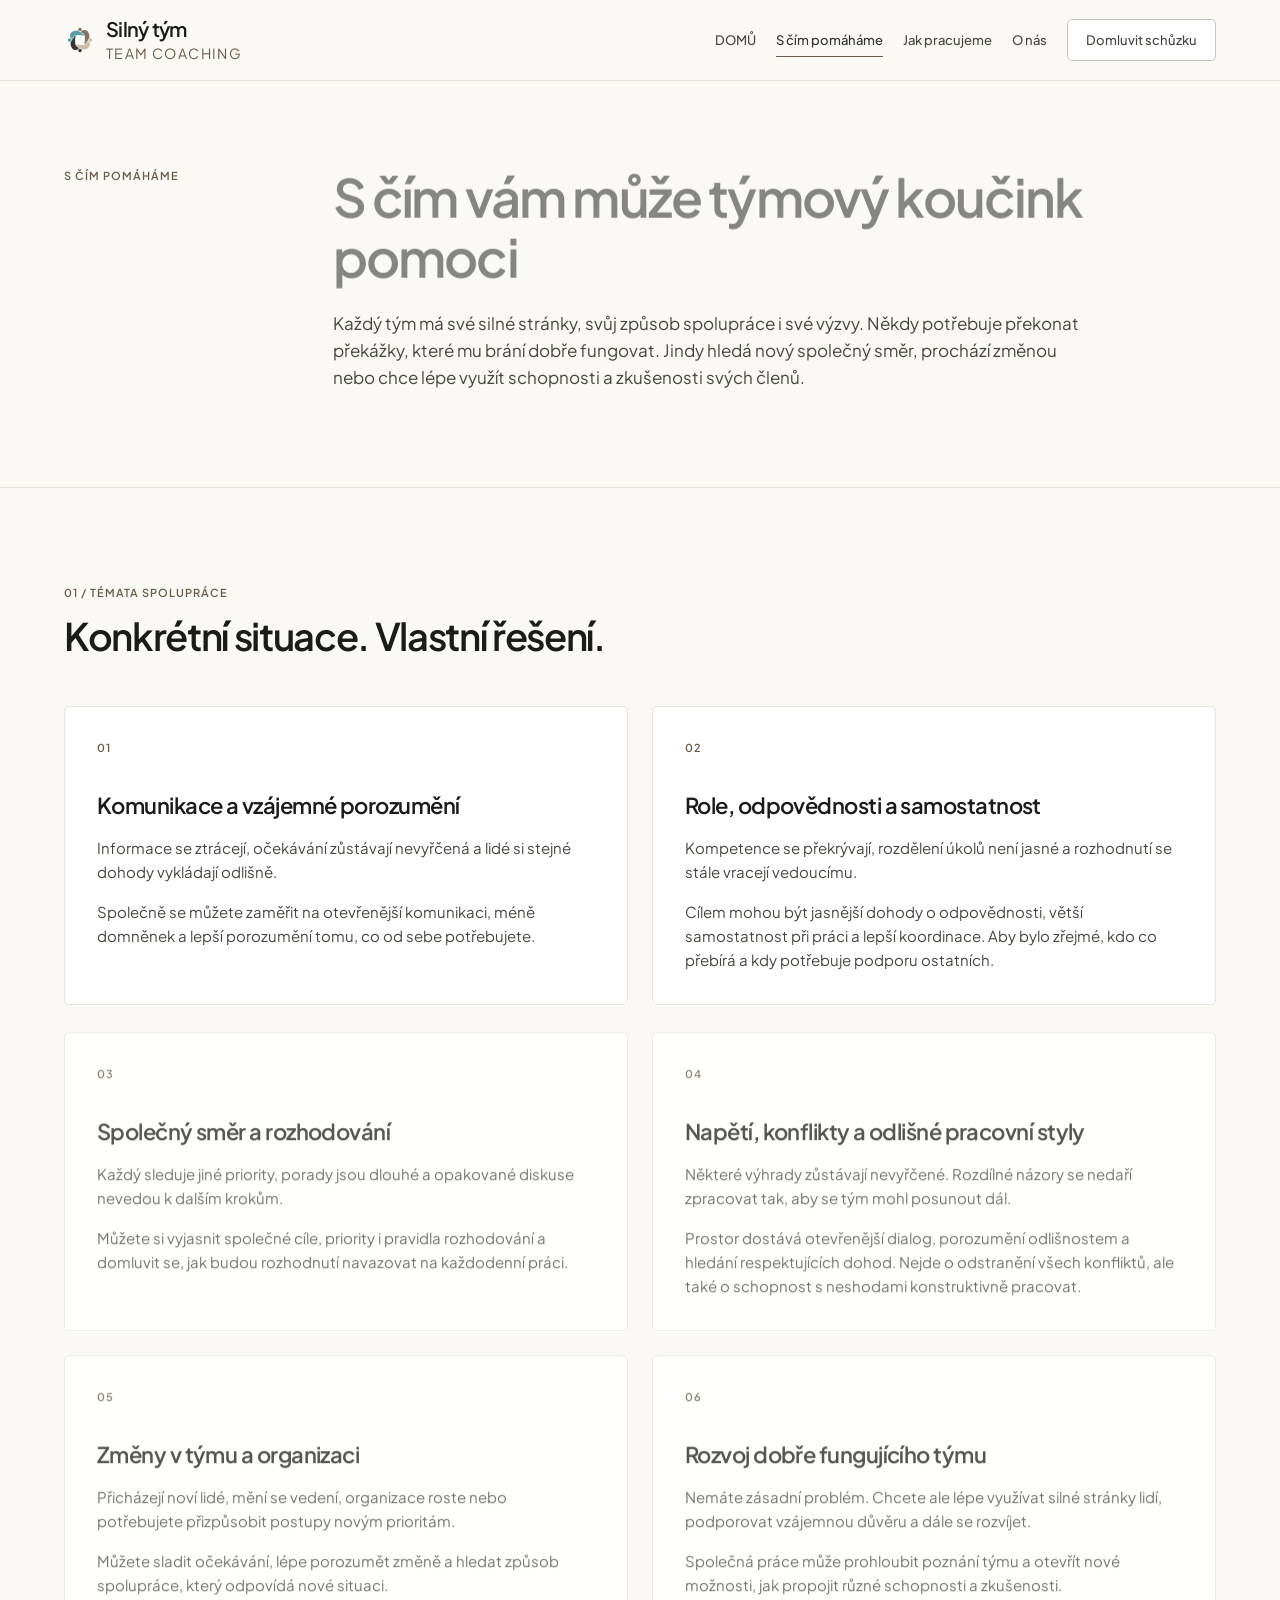
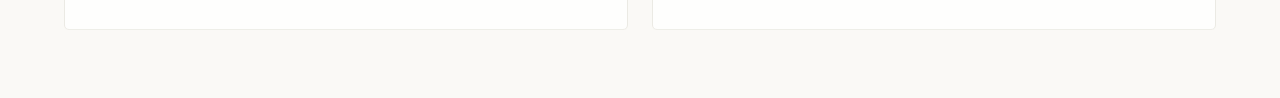
<file: pro-hr/index.html>
<!doctype html>
<html lang="cs">
  <head>
    <meta charset="utf-8">
    <meta name="viewport" content="width=device-width, initial-scale=1">
    <meta name="robots" content="noindex">
    <meta http-equiv="refresh" content="0;url=/s-cim-pomahame/">
    <title>
      Stránka se přesunula | Silný tým
    </title>
    <link rel="stylesheet" href="/styles.css">
  </head>
  <body>
    <main class="container section">
      <h1>
        Stránka se přesunula
      </h1>
      <p>
        Aktuální obsah najdete na nové adrese.
      </p>
      <a href="/s-cim-pomahame/">
        Přejít na odpovídající stránku
      </a>
    </main>
  </body>
</html>
</file>
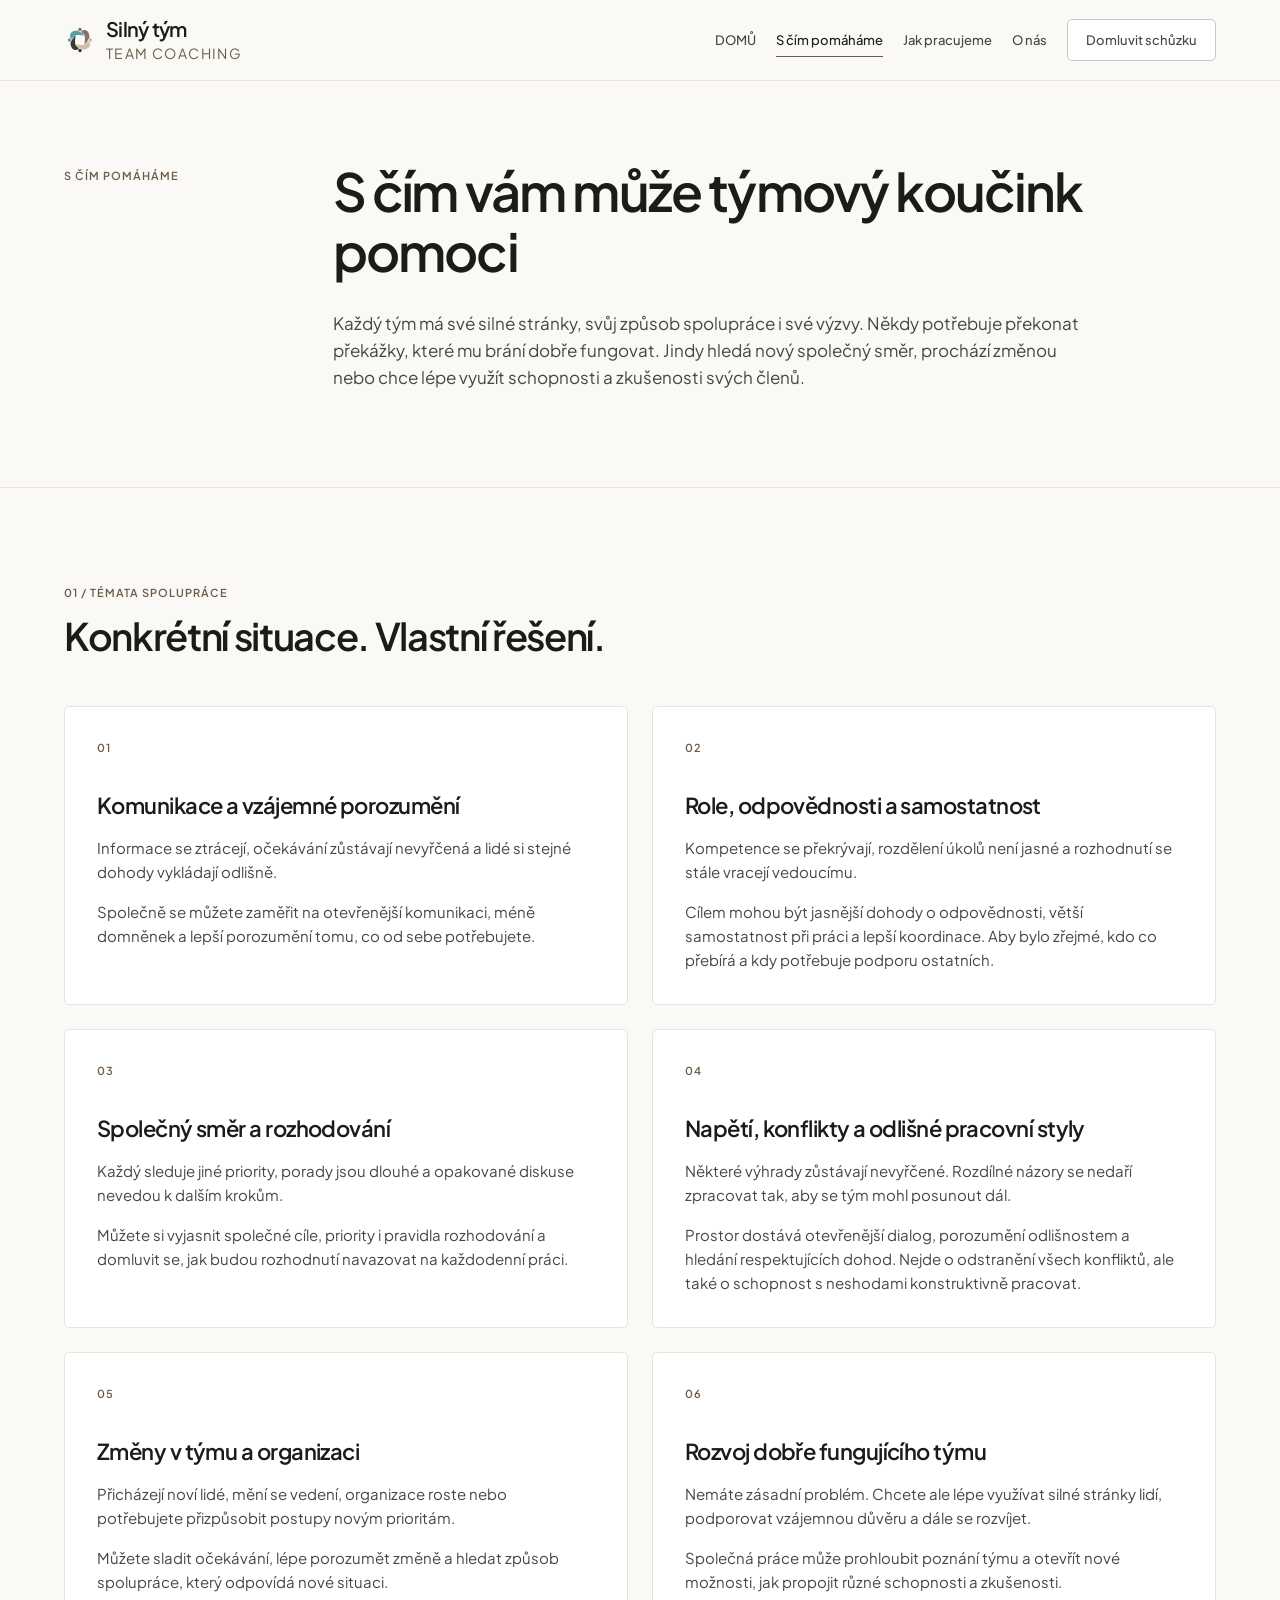
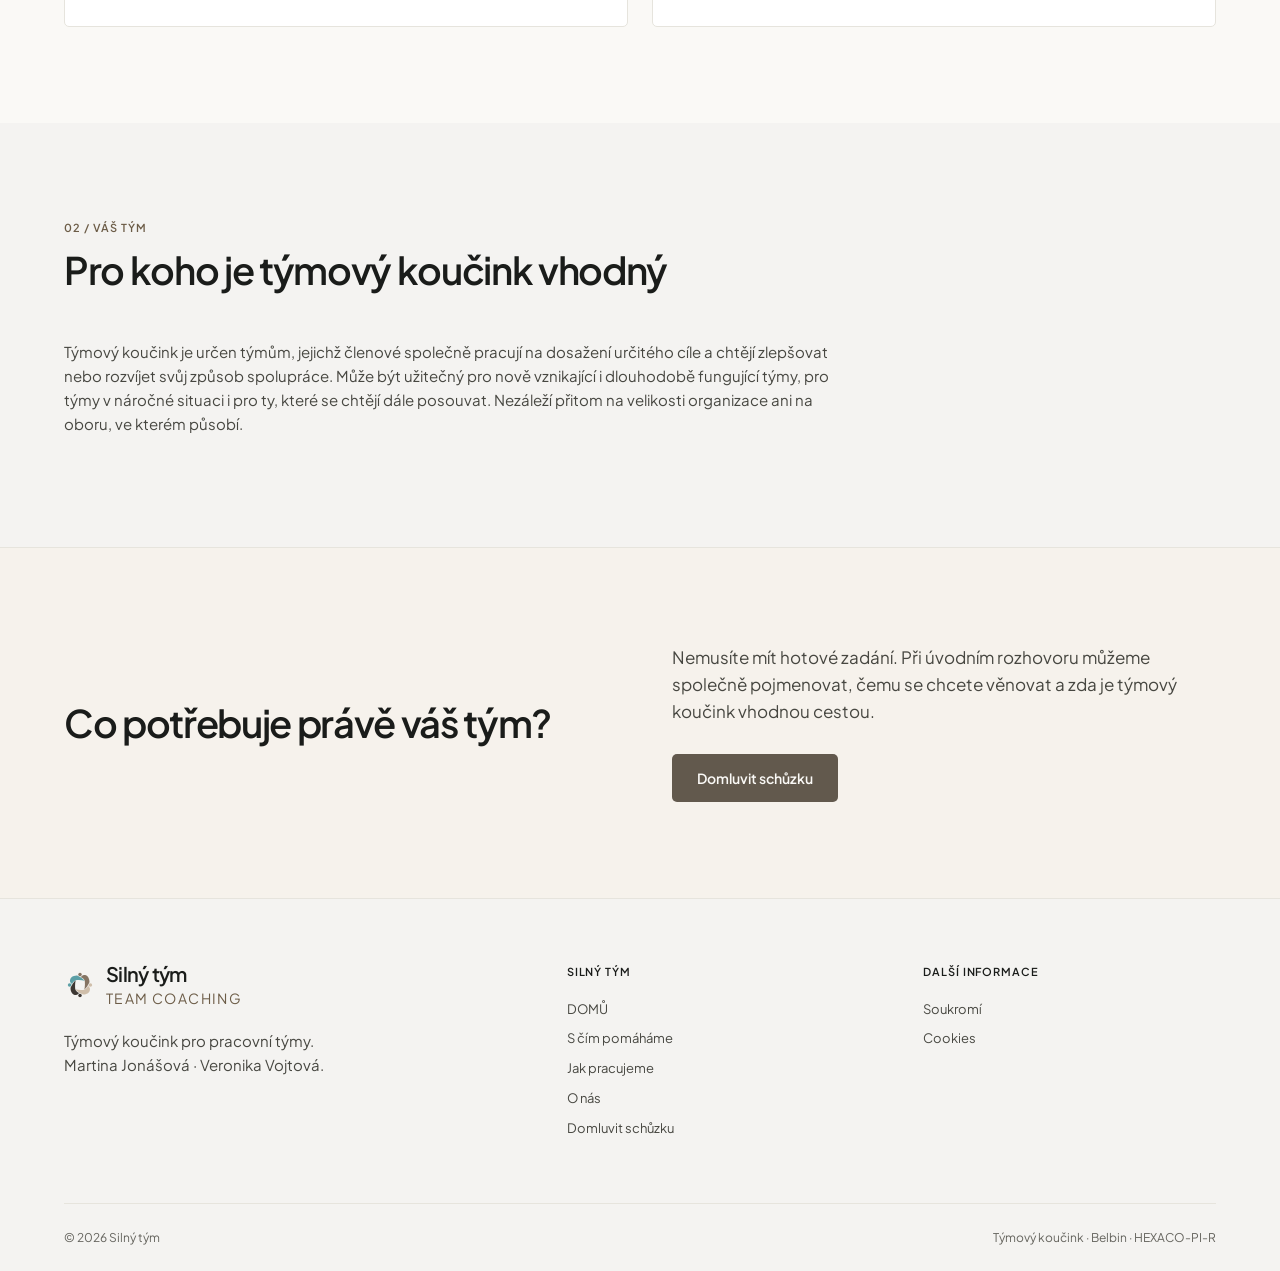
<file: s-cim-pomahame/index.html>
<!doctype html>
<html lang="cs">
  <head>
    <meta charset="utf-8">
    <meta name="viewport" content="width=device-width, initial-scale=1">
    <meta name="robots" content="noindex">
    <meta name="description" content="Komunikace, role, odpovědnost, rozhodování, změny i rozvoj dobře fungujícího týmu. Témata spolupráce vybíráme podle vašich potřeb.">
    <meta name="theme-color" content="#faf9f6">
    <title>
      S čím vám může týmový koučink pomoci | Silný tým
    </title>
    <meta property="og:title" content="S čím vám může týmový koučink pomoci | Silný tým">
    <meta property="og:description" content="Komunikace, role, odpovědnost, rozhodování, změny i rozvoj dobře fungujícího týmu. Témata spolupráce vybíráme podle vašich potřeb.">
    <meta property="og:type" content="website">
    <meta property="og:locale" content="cs_CZ">
    <meta property="og:image" content="https://team1-beige.vercel.app/assets/silny-team-logo-01.png">
    <link rel="icon" type="image/svg+xml" href="/assets/silny-team-logo-01.svg">
    <link rel="stylesheet" href="/styles.css">
    <link rel="preconnect" href="https://fonts.googleapis.com">
    <link rel="preconnect" href="https://fonts.gstatic.com" crossorigin>
    <link rel="stylesheet" href="https://fonts.googleapis.com/css2?family=Plus+Jakarta+Sans:wght@300;400;500;600;700;800&amp;display=swap">
    <script src="/script.js" defer>
    </script>
  </head>
  <body>
    <a class="skip-link" href="#main-content">
      Přejít na hlavní obsah
    </a>
    <header class="site-header">
      <div class="container header-inner">
        <a class="brand" href="/" aria-label="Silný tým — domů">
          <img src="/assets/silny-team-logo-01.svg" alt="" width="32" height="32">
          <span class="brand-copy">
            <strong>
              Silný tým
            </strong>
            <small>
              Team coaching
            </small>
          </span>
        </a>
        <button class="nav-toggle" type="button" aria-expanded="false" aria-controls="primary-navigation" aria-label="Otevřít navigaci">
          <span>
          </span>
          <span>
          </span>
          <span>
          </span>
        </button>
        <nav class="site-nav" id="primary-navigation" aria-label="Hlavní navigace">
          <a href="/" data-path="/">
            DOMŮ
          </a>
          <a href="/s-cim-pomahame/" data-path="/s-cim-pomahame">
            S čím pomáháme
          </a>
          <a href="/jak-pracujeme/" data-path="/jak-pracujeme">
            Jak pracujeme
          </a>
          <a href="/o-nas/" data-path="/o-nas">
            O nás
          </a>
          <a class="nav-cta" href="/kontakt/" data-path="/kontakt">
            Domluvit schůzku
          </a>
        </nav>
      </div>
    </header>
    <main id="main-content" data-content-file="/content/pages/s-cim-pomahame.json">
      <section class="page-hero" aria-labelledby="page-title">
        <div class="container page-hero-inner">
          <p data-copy="page-code" class="page-code">
            S čím pomáháme
          </p>
          <div>
            <h1 data-copy="page-title" id="page-title">
              S čím vám může týmový koučink pomoci
            </h1>
            <p data-copy="page-intro" class="lede">
              Každý tým má své silné stránky, svůj způsob spolupráce i své výzvy. Někdy potřebuje překonat překážky, které mu brání dobře fungovat. Jindy hledá nový společný směr, prochází změnou nebo chce lépe využít schopnosti a zkušenosti svých členů.
            </p>
          </div>
        </div>
      </section>
      <section class="section" aria-labelledby="topics-title">
        <div class="container">
          <div class="section-heading">
            <p data-copy="topics-title-index" class="section-index">
              01 / Témata spolupráce
            </p>
            <h2 data-copy="topics-title" class="section-title" id="topics-title">
              Konkrétní situace. Vlastní řešení.
            </h2>
          </div>
          <div class="cards-2">
            <article class="card">
              <span class="card-number" aria-hidden="true">
                01
              </span>
              <h3 data-copy="topic-1-title">
                Komunikace a vzájemné porozumění
              </h3>
              <p data-copy="topic-1-situation">
                Informace se ztrácejí, očekávání zůstávají nevyřčená a lidé si stejné dohody vykládají odlišně.
              </p>
              <p data-copy="topic-1-benefit">
                Společně se můžete zaměřit na otevřenější komunikaci, méně domněnek a lepší porozumění tomu, co od sebe potřebujete.
              </p>
            </article>
            <article class="card">
              <span class="card-number" aria-hidden="true">
                02
              </span>
              <h3 data-copy="topic-2-title">
                Role, odpovědnosti a samostatnost
              </h3>
              <p data-copy="topic-2-situation">
                Kompetence se překrývají, rozdělení úkolů není jasné a rozhodnutí se stále vracejí vedoucímu.
              </p>
              <p data-copy="topic-2-benefit">
                Cílem mohou být jasnější dohody o odpovědnosti, větší samostatnost při práci a lepší koordinace. Aby bylo zřejmé, kdo co přebírá a kdy potřebuje podporu ostatních.
              </p>
            </article>
            <article class="card">
              <span class="card-number" aria-hidden="true">
                03
              </span>
              <h3 data-copy="topic-3-title">
                Společný směr a rozhodování
              </h3>
              <p data-copy="topic-3-situation">
                Každý sleduje jiné priority, porady jsou dlouhé a opakované diskuse nevedou k dalším krokům.
              </p>
              <p data-copy="topic-3-benefit">
                Můžete si vyjasnit společné cíle, priority i pravidla rozhodování a domluvit se, jak budou rozhodnutí navazovat na každodenní práci.
              </p>
            </article>
            <article class="card">
              <span class="card-number" aria-hidden="true">
                04
              </span>
              <h3 data-copy="topic-4-title">
                Napětí, konflikty a odlišné pracovní styly
              </h3>
              <p data-copy="topic-4-situation">
                Některé výhrady zůstávají nevyřčené. Rozdílné názory se nedaří zpracovat tak, aby se tým mohl posunout dál.
              </p>
              <p data-copy="topic-4-benefit">
                Prostor dostává otevřenější dialog, porozumění odlišnostem a hledání respektujících dohod. Nejde o odstranění všech konfliktů, ale také o schopnost s neshodami konstruktivně pracovat.
              </p>
            </article>
            <article class="card">
              <span class="card-number" aria-hidden="true">
                05
              </span>
              <h3 data-copy="topic-5-title">
                Změny v týmu a organizaci
              </h3>
              <p data-copy="topic-5-situation">
                Přicházejí noví lidé, mění se vedení, organizace roste nebo potřebujete přizpůsobit postupy novým prioritám.
              </p>
              <p data-copy="topic-5-benefit">
                Můžete sladit očekávání, lépe porozumět změně a hledat způsob spolupráce, který odpovídá nové situaci.
              </p>
            </article>
            <article class="card">
              <span class="card-number" aria-hidden="true">
                06
              </span>
              <h3 data-copy="topic-6-title">
                Rozvoj dobře fungujícího týmu
              </h3>
              <p data-copy="topic-6-situation">
                Nemáte zásadní problém. Chcete ale lépe využívat silné stránky lidí, podporovat vzájemnou důvěru a dále se rozvíjet.
              </p>
              <p data-copy="topic-6-benefit">
                Společná práce může prohloubit poznání týmu a otevřít nové možnosti, jak propojit různé schopnosti a zkušenosti.
              </p>
            </article>
          </div>
        </div>
      </section>
      <section class="section section-white" aria-labelledby="audience-title">
        <div class="container">
          <div class="section-heading">
            <p data-copy="audience-title-index" class="section-index">
              02 / Váš tým
            </p>
            <h2 data-copy="audience-title" class="section-title" id="audience-title">
              Pro koho je týmový koučink vhodný
            </h2>
          </div>
          <div class="prose">
            <p data-copy="audience-copy">
              Týmový koučink je určen týmům, jejichž členové společně pracují na dosažení určitého cíle a chtějí zlepšovat nebo rozvíjet svůj způsob spolupráce. Může být užitečný pro nově vznikající i dlouhodobě fungující týmy, pro týmy v náročné situaci i pro ty, které se chtějí dále posouvat. Nezáleží přitom na velikosti organizace ani na oboru, ve kterém působí.
            </p>
          </div>
        </div>
      </section>
      <section class="cta-band">
        <div class="container cta-band-inner">
          <h2 data-copy="cta-title">
            Co potřebuje právě váš tým?
          </h2>
          <div class="cta-band-copy">
            <p data-copy="cta-copy">
              Nemusíte mít hotové zadání. Při úvodním rozhovoru můžeme společně pojmenovat, čemu se chcete věnovat a zda je týmový koučink vhodnou cestou.
            </p>
            <a class="button button-dark" href="/kontakt/" data-copy="cta-link">
              Domluvit schůzku
            </a>
          </div>
        </div>
      </section>
    </main>
    <a class="mobile-audit" href="/kontakt/">
      Domluvit schůzku
    </a>
    <footer class="site-footer">
      <div class="container footer-main">
        <div class="footer-brand">
          <a class="brand" href="/" aria-label="Silný tým — domů">
            <img src="/assets/silny-team-logo-01.svg" alt="" width="32" height="32">
            <span class="brand-copy">
              <strong>
                Silný tým
              </strong>
              <small>
                Team coaching
              </small>
            </span>
          </a>
          <p>
            Týmový koučink pro pracovní týmy.
            <br>
            Martina Jonášová · Veronika Vojtová.
          </p>
        </div>
        <div>
          <p class="footer-title">
            Silný tým
          </p>
          <nav class="footer-links" aria-label="Navigace v zápatí">
            <a href="/">
              DOMŮ
            </a>
            <a href="/s-cim-pomahame/">
              S čím pomáháme
            </a>
            <a href="/jak-pracujeme/">
              Jak pracujeme
            </a>
            <a href="/o-nas/">
              O nás
            </a>
            <a href="/kontakt/">
              Domluvit schůzku
            </a>
          </nav>
        </div>
        <div>
          <p class="footer-title">
            Další informace
          </p>
          <nav class="footer-links" aria-label="Právní informace">
            <a href="/soukromi/">
              Soukromí
            </a>
            <a href="/cookies/">
              Cookies
            </a>
          </nav>
        </div>
      </div>
      <div class="container footer-bottom">
        <span>
          ©
          <span data-year>
            2026
          </span>
          Silný tým
        </span>
        <span>
          Týmový koučink · Belbin · HEXACO-PI-R
        </span>
      </div>
    </footer>
  </body>
</html>
</file>
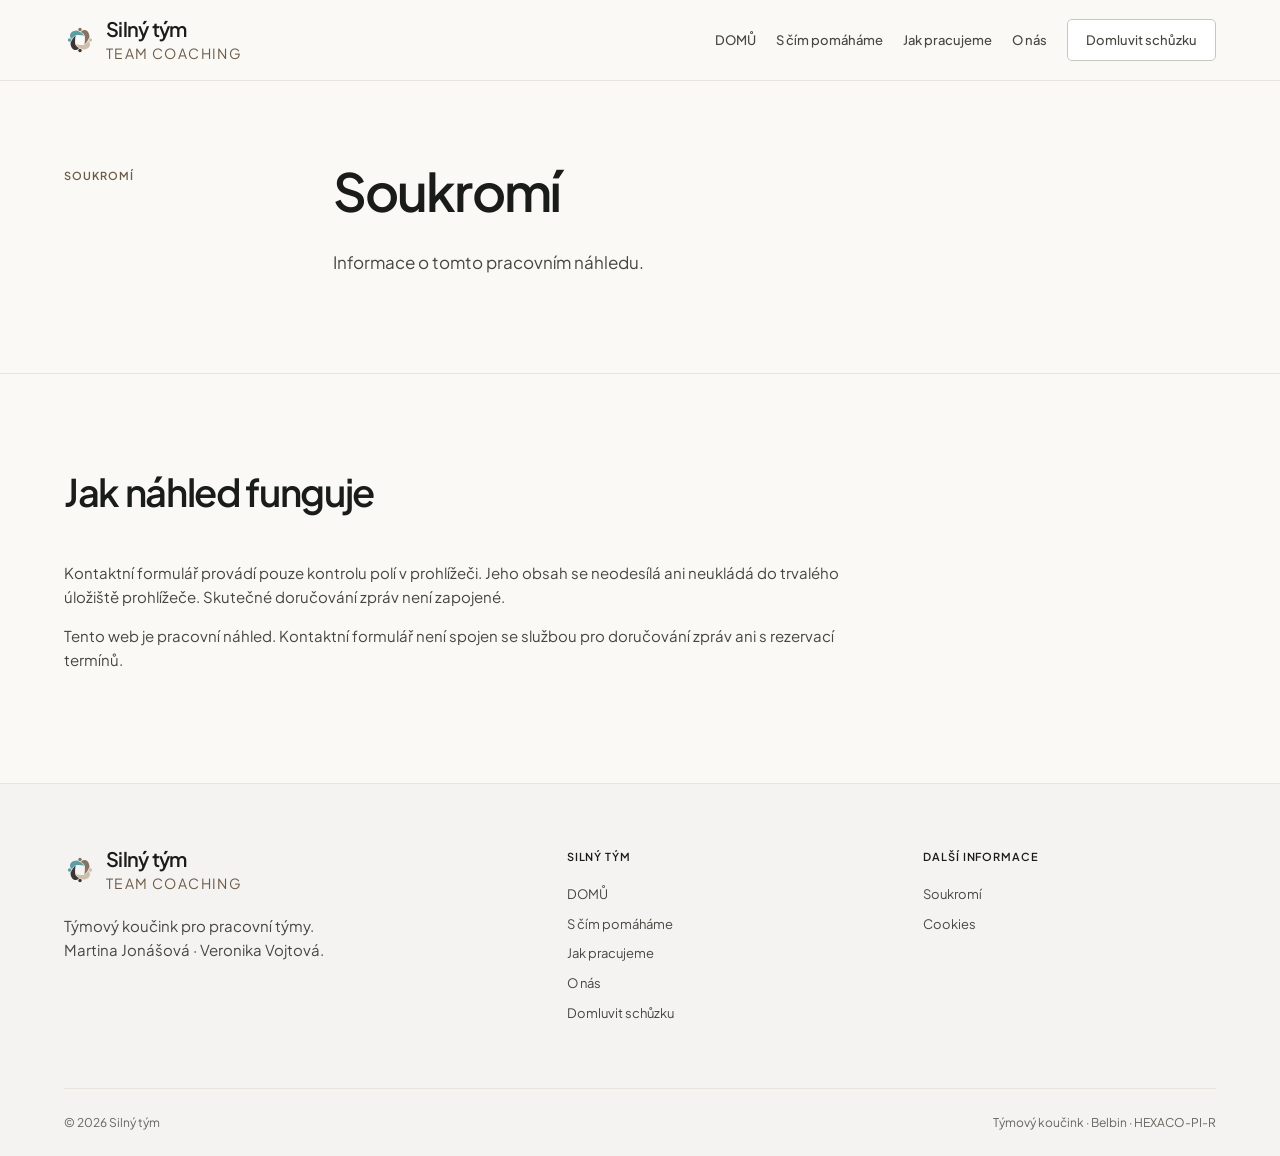
<file: soukromi/index.html>
<!doctype html>
<html lang="cs">
  <head>
    <meta charset="utf-8">
    <meta name="viewport" content="width=device-width, initial-scale=1">
    <meta name="robots" content="noindex">
    <meta name="description" content="Informace o tomto pracovním náhledu. Kontaktní formulář provádí pouze kontrolu polí v prohlížeči. Jeho obsah se neodesílá ani neukládá do trvalého úložiště prohlížeče. Skutečné doručování zpráv není zapojené.">
    <meta name="theme-color" content="#faf9f6">
    <title>
      Soukromí | Silný tým
    </title>
    <meta property="og:title" content="Soukromí | Silný tým">
    <meta property="og:description" content="Informace o tomto pracovním náhledu. Kontaktní formulář provádí pouze kontrolu polí v prohlížeči. Jeho obsah se neodesílá ani neukládá do trvalého úložiště prohlížeče. Skutečné doručování zpráv není zapojené.">
    <meta property="og:type" content="website">
    <meta property="og:locale" content="cs_CZ">
    <meta property="og:image" content="https://team1-beige.vercel.app/assets/silny-team-logo-01.png">
    <link rel="icon" type="image/svg+xml" href="/assets/silny-team-logo-01.svg">
    <link rel="stylesheet" href="/styles.css">
    <link rel="preconnect" href="https://fonts.googleapis.com">
    <link rel="preconnect" href="https://fonts.gstatic.com" crossorigin>
    <link rel="stylesheet" href="https://fonts.googleapis.com/css2?family=Plus+Jakarta+Sans:wght@300;400;500;600;700;800&amp;display=swap">
    <script src="/script.js" defer>
    </script>
  </head>
  <body>
    <a class="skip-link" href="#main-content">
      Přejít na hlavní obsah
    </a>
    <header class="site-header">
      <div class="container header-inner">
        <a class="brand" href="/" aria-label="Silný tým — domů">
          <img src="/assets/silny-team-logo-01.svg" alt="" width="32" height="32">
          <span class="brand-copy">
            <strong>
              Silný tým
            </strong>
            <small>
              Team coaching
            </small>
          </span>
        </a>
        <button class="nav-toggle" type="button" aria-expanded="false" aria-controls="primary-navigation" aria-label="Otevřít navigaci">
          <span>
          </span>
          <span>
          </span>
          <span>
          </span>
        </button>
        <nav class="site-nav" id="primary-navigation" aria-label="Hlavní navigace">
          <a href="/" data-path="/">
            DOMŮ
          </a>
          <a href="/s-cim-pomahame/" data-path="/s-cim-pomahame">
            S čím pomáháme
          </a>
          <a href="/jak-pracujeme/" data-path="/jak-pracujeme">
            Jak pracujeme
          </a>
          <a href="/o-nas/" data-path="/o-nas">
            O nás
          </a>
          <a class="nav-cta" href="/kontakt/" data-path="/kontakt">
            Domluvit schůzku
          </a>
        </nav>
      </div>
    </header>
    <main id="main-content" data-content-file="/content/pages/soukromi.json">
      <section class="page-hero" aria-labelledby="page-title">
        <div class="container page-hero-inner">
          <p data-copy="page-code" class="page-code">
            Soukromí
          </p>
          <div>
            <h1 data-copy="page-title" id="page-title">
              Soukromí
            </h1>
            <p data-copy="page-intro" class="lede">
              Informace o tomto pracovním náhledu.
            </p>
          </div>
        </div>
      </section>
      <section class="section" aria-labelledby="information-title">
        <div class="container">
          <div class="section-heading">
            <h2 data-copy="information-title" class="section-title" id="information-title">
              Jak náhled funguje
            </h2>
          </div>
          <div class="prose">
            <p data-copy="information-copy">
              Kontaktní formulář provádí pouze kontrolu polí v prohlížeči. Jeho obsah se neodesílá ani neukládá do trvalého úložiště prohlížeče. Skutečné doručování zpráv není zapojené.
            </p>
            <p data-copy="information-status">
              Tento web je pracovní náhled. Kontaktní formulář není spojen se službou pro doručování zpráv ani s rezervací termínů.
            </p>
          </div>
        </div>
      </section>
    </main>
    <a class="mobile-audit" href="/kontakt/">
      Domluvit schůzku
    </a>
    <footer class="site-footer">
      <div class="container footer-main">
        <div class="footer-brand">
          <a class="brand" href="/" aria-label="Silný tým — domů">
            <img src="/assets/silny-team-logo-01.svg" alt="" width="32" height="32">
            <span class="brand-copy">
              <strong>
                Silný tým
              </strong>
              <small>
                Team coaching
              </small>
            </span>
          </a>
          <p>
            Týmový koučink pro pracovní týmy.
            <br>
            Martina Jonášová · Veronika Vojtová.
          </p>
        </div>
        <div>
          <p class="footer-title">
            Silný tým
          </p>
          <nav class="footer-links" aria-label="Navigace v zápatí">
            <a href="/">
              DOMŮ
            </a>
            <a href="/s-cim-pomahame/">
              S čím pomáháme
            </a>
            <a href="/jak-pracujeme/">
              Jak pracujeme
            </a>
            <a href="/o-nas/">
              O nás
            </a>
            <a href="/kontakt/">
              Domluvit schůzku
            </a>
          </nav>
        </div>
        <div>
          <p class="footer-title">
            Další informace
          </p>
          <nav class="footer-links" aria-label="Právní informace">
            <a href="/soukromi/">
              Soukromí
            </a>
            <a href="/cookies/">
              Cookies
            </a>
          </nav>
        </div>
      </div>
      <div class="container footer-bottom">
        <span>
          ©
          <span data-year>
            2026
          </span>
          Silný tým
        </span>
        <span>
          Týmový koučink · Belbin · HEXACO-PI-R
        </span>
      </div>
    </footer>
  </body>
</html>
</file>
<file: styles.css>
:root {
  --background: #faf9f6;
  --surface: #ffffff;
  --surface-soft: #f4f3f1;
  --surface-sand: #f6f2ec;
  --surface-high: #eae8e2;
  --surface-selected: #efeeeb;
  --dark-section: #222220;
  --ink: #1a1c1a;
  --ink-soft: #474741;
  --ink-muted: #65645e;
  --brand: #6c5c47;
  --brand-light: #d9c3a9;
  --brand-soft: #f6dfc4;
  --cta-accent: #62594d;
  --cta-hover: #464035;
  --on-dark: #faf9f6;
  --on-dark-muted: #c9c6c3;
  --sage: #4a5d4e;
  --sage-soft: #d3e8d5;
  --warning-background: #fff4d8;
  --warning-ink: #71510b;
  --warning-border: #c7a65c;
  --border: #e6e4dd;
  --border-strong: #c8c7bf;
  --border-dark: #474744;
  --header-surface: rgba(250, 249, 246, .96);
  --shadow-color: rgba(55, 48, 39, .08);
  --shadow: 0 18px 50px var(--shadow-color);
  --shadow-card: 0 2px 5px var(--shadow-color);
  --max: 1200px;
  --header: max(80px, 5em);
  --radius-sm: 4px;
  --radius: 5px;
  --radius-lg: 8px;
  --font: "Plus Jakarta Sans", ui-sans-serif, system-ui, -apple-system, "Segoe UI", sans-serif;
}

* { box-sizing: border-box; }
html { scroll-behavior: smooth; scroll-padding-top: calc(var(--header) + 24px); }
body { margin: 0; background: var(--background); color: var(--ink); font-family: var(--font); font-size: 15px; line-height: 1.6; -webkit-font-smoothing: antialiased; }
body.nav-open { overflow: hidden; }
img, svg { display: block; max-width: 100%; }
a { color: inherit; }
button, input, select, textarea { font: inherit; }
button, a, input, select, textarea, summary { -webkit-tap-highlight-color: transparent; }
:focus-visible { outline: 3px solid var(--ink); outline-offset: 3px; box-shadow: 0 0 0 6px var(--surface); }
::selection { background: var(--brand-soft); color: var(--ink); }
.container { width: min(calc(100% - 128px), var(--max)); margin-inline: auto; }
.narrow { width: min(calc(100% - 128px), 820px); margin-inline: auto; }
.skip-link { position: fixed; z-index: 1000; top: 12px; left: 12px; padding: 10px 16px; border-radius: var(--radius); background: var(--surface); color: var(--ink); font-weight: 600; transform: translateY(-160%); }
.skip-link:focus { transform: translateY(0); }
.icon { width: 22px; height: 22px; flex: 0 0 auto; color: var(--brand); fill: none; stroke: currentColor; stroke-width: 1.5; stroke-linecap: round; stroke-linejoin: round; }

.site-header { position: sticky; z-index: 100; top: 0; min-height: var(--header); border-bottom: 1px solid var(--border); background: var(--header-surface); backdrop-filter: blur(16px); }
.header-inner { display: flex; gap: 28px; align-items: center; justify-content: space-between; min-height: var(--header); padding-block: 12px; }
.brand { display: inline-flex; flex: 0 1 auto; min-width: 0; align-items: center; gap: 10px; text-decoration: none; }
.brand img { flex: 0 0 32px; width: 32px; height: 32px; object-fit: contain; }
.brand-copy { display: grid; min-width: 0; line-height: 1.1; overflow-wrap: anywhere; }
.brand-copy strong { font-size: 20px; font-weight: 600; letter-spacing: -.035em; }
.brand-copy small { margin-top: 6px; color: var(--brand); font-size: 14px; font-weight: 400; letter-spacing: .1em; text-transform: uppercase; }
.site-nav { display: flex; align-items: center; gap: 20px; }
.site-nav a { position: relative; color: var(--ink-soft); font-size: 13px; font-weight: 500; text-decoration: none; transition: color 180ms ease; }
.site-nav a:not(.nav-cta)::after { position: absolute; right: 0; bottom: -7px; left: 0; height: 1px; background: var(--brand); content: ""; transform: scaleX(0); transform-origin: left; transition: transform 180ms ease; }
.site-nav a:hover, .site-nav a[aria-current="page"] { color: var(--ink); }
.site-nav a:hover::after, .site-nav a[aria-current="page"]::after { transform: scaleX(1); }
.site-nav .nav-cta { padding: 10px 18px; border: 1px solid var(--border-strong); border-radius: var(--radius); background: var(--surface); }
.site-nav .nav-cta:hover, .site-nav .nav-cta[aria-current="page"] { border-color: var(--brand); }
.nav-toggle { display: none; flex: 0 0 46px; width: 46px; height: 46px; padding: 10px; border: 0; background: transparent; color: var(--ink); cursor: pointer; }
.nav-toggle span { display: block; width: 100%; height: 2px; margin: 5px 0; background: currentColor; transition: transform 180ms ease, opacity 180ms ease; }
.mobile-audit { display: none; }

.hero, .page-hero { position: relative; overflow: hidden; border-bottom: 1px solid var(--border); background: var(--background); }
.hero::before { position: absolute; top: -150px; right: -150px; width: 650px; height: 650px; border-radius: 50%; background: radial-gradient(circle, var(--brand-soft), transparent 70%); opacity: .32; content: ""; pointer-events: none; }
.hero-grid { position: relative; display: grid; grid-template-columns: minmax(0,7fr) minmax(0,5fr); gap: 64px; align-items: center; padding-block: 48px 72px; }
.hero-copy { min-width: 0; }
/* Content-only draft: retain the existing tokens, typography and card system. */
.hero-intro .hero-lede { margin: 20px 0 0; }
.prose + .cards-2 { margin-top: 32px; }
.profile-visual.coaches-visual { width: 100%; max-width: 440px; height: auto; aspect-ratio: 4 / 3; font-size: 40px; }
.eyebrow, .section-kicker, .section-index, .page-code { color: var(--brand); font-size: 11px; font-weight: 600; letter-spacing: .09em; text-transform: uppercase; }
.eyebrow { margin: 0 0 24px; }
.hero .eyebrow { display: inline-flex; align-items: center; gap: 8px; padding: 6px 12px; border: 1px solid var(--border); border-radius: var(--radius-lg); background: var(--surface-soft); }
.hero .eyebrow::before { width: 5px; height: 5px; border-radius: 50%; background: var(--brand); content: ""; }
.hero h1, .page-hero h1, .section-title, .statement-title, .cta-band h2 { margin: 0; font-weight: 600; letter-spacing: -.035em; line-height: 1.15; }
.hero h1 { max-width: 700px; font-size: clamp(36px,4.1vw,54px); line-height: 1.1; }
.hero h1 em, .page-hero h1 em, .section-title em { color: var(--brand); font-weight: 400; text-decoration: underline; text-decoration-color: var(--brand-light); text-decoration-thickness: 3px; text-underline-offset: 6px; }
.hero-lede { margin: 24px 0 32px; color: var(--ink-soft); font-size: 17px; line-height: 1.65; }
.outcome-list { display: grid; grid-template-columns: repeat(3,minmax(0,1fr)); gap: 14px; margin: 0; padding: 0; list-style: none; }
.outcome-list li { padding: 16px; border: 1px solid var(--border); border-radius: var(--radius-sm); background: var(--surface); font-size: 12px; line-height: 1.5; }
.outcome-list .icon { margin-bottom: 10px; width: 20px; height: 20px; }
.hero-actions, .inline-actions { display: flex; flex-wrap: wrap; gap: 20px; align-items: center; margin-top: 36px; }
.button { display: inline-flex; align-items: center; justify-content: center; gap: 12px; min-height: 48px; padding: 12px 24px; border: 1px solid transparent; border-radius: var(--radius); font-size: 14px; font-weight: 600; text-decoration: none; cursor: pointer; transition: background 180ms ease, border-color 180ms ease, color 180ms ease; }
.button-primary, .button-dark { background: var(--cta-accent); color: var(--on-dark); }
.button-primary:hover, .button-dark:hover { background: var(--cta-hover); }
.button-ghost { border-color: var(--border-strong); background: var(--surface); color: var(--ink); }
.button-ghost:hover { border-color: var(--brand); background: var(--surface-soft); }
.text-link { color: var(--brand); font-size: 13px; font-weight: 600; text-decoration: none; text-underline-offset: 5px; }
.text-link:hover { color: var(--ink); text-decoration: underline; }
.hero .text-link { font-size: 15px; font-weight: 500; }
.hero-visual { position: relative; display: grid; min-height: 440px; place-items: center; }
.brand-orbit { position: absolute; width: min(100%,420px); aspect-ratio: 1; border: 1px dashed var(--brand-light); border-radius: 50%; }
.brand-orbit::before { position: absolute; inset: 14%; border: 1px solid var(--border-strong); border-radius: 50%; content: ""; }
.brand-orbit::after { position: absolute; top: 3%; left: 31%; width: 6px; height: 6px; border-radius: 50%; background: var(--brand); content: ""; }
.hero-card { position: relative; width: min(300px,100%); padding: 36px; border: 1px solid var(--border); border-radius: var(--radius); background: var(--surface); box-shadow: var(--shadow); }
.hero-card::before { display: block; height: 1px; margin-bottom: 22px; background: linear-gradient(90deg, transparent, var(--brand-light), transparent); content: ""; }
.hero-card-heading { display: flex; align-items: center; justify-content: space-between; gap: 12px; }
.hero-mark { width: 24px; height: 24px; object-fit: contain; }
.signal-card small { color: var(--brand); font-size: 10px; font-weight: 600; letter-spacing: .1em; text-transform: uppercase; }
.signal-card strong { display: block; margin-top: 18px; font-size: 28px; font-weight: 600; letter-spacing: -.025em; line-height: 1.2; }
.hero-index { margin: 20px 0 0; color: var(--ink-soft); font-size: 13px; }
.page-hero-inner { display: grid; grid-template-columns: .25fr 1fr; gap: 48px; padding-block: 80px 96px; }
.page-code { margin-top: 6px; }
.page-hero h1 { max-width: 880px; font-size: clamp(36px,4.1vw,54px); }
.page-hero .lede { max-width: 760px; margin: 28px 0 0; color: var(--ink-soft); font-size: 17px; }

.section { padding-block: 96px; }
.section-compact { padding-block: 64px; }
.section-white { background: var(--surface-soft); }
.section-cyan { background: var(--surface-sand); }
.section-dark, .dark-grid { background: var(--dark-section); color: var(--on-dark); }
.section-heading { display: grid; grid-template-columns: 1fr; gap: 12px; margin-bottom: 48px; }
.section-index { margin: 0; }
.section-kicker { margin: 0 0 10px; color: var(--ink-muted); }
.section-title { max-width: 790px; font-size: clamp(28px,3vw,38px); }
.section-heading .lede, .prose-lede { max-width: 760px; margin: 22px 0 0; color: var(--ink-soft); font-size: 17px; }
.section-dark .section-index, .section-dark .section-kicker, .section-dark .section-heading .lede, .section-dark .prose-lede { color: var(--on-dark-muted); }
.section-dark .section-title em, .section-dark .text-link { color: var(--brand-light); }
.cards-2, .cards-3, .cards-4, .program-grid { display: grid; gap: 24px; }
.cards-2 { grid-template-columns: repeat(2,minmax(0,1fr)); }
.cards-3 { grid-template-columns: repeat(3,minmax(0,1fr)); }
.cards-4, .program-grid { grid-template-columns: repeat(4,minmax(0,1fr)); }
.card { position: relative; min-width: 0; padding: 32px; border: 1px solid var(--border); border-radius: var(--radius); background: var(--surface); }
.card-dark { border-color: var(--border-dark); background: var(--dark-section); color: var(--on-dark); }
.card-accent { border-color: var(--brand-light); background: var(--surface-sand); color: var(--ink); }
.card-number { display: block; margin-bottom: 36px; color: var(--brand); font-size: 11px; font-weight: 600; letter-spacing: .1em; }
.card-dark .card-number { color: var(--brand-light); }
.card h2, .card h3 { margin: 0; font-weight: 600; letter-spacing: -.025em; line-height: 1.25; }
.card h2 { font-size: 28px; }
.card h3 { font-size: 22px; }
.card p { margin: 16px 0 0; color: var(--ink-soft); }
.card-dark p { color: var(--on-dark-muted); }
.card-list, .check-list, .cross-list, .plain-list { display: grid; gap: 12px; margin: 22px 0 0; padding: 0; list-style: none; }
.check-list li, .cross-list li { position: relative; padding-left: 30px; }
.check-list li::before, .cross-list li::before { position: absolute; top: 1px; left: 0; display: grid; width: 20px; height: 20px; place-items: center; border-radius: var(--radius-sm); font-size: 12px; font-weight: 600; }
.check-list li::before { background: var(--sage-soft); color: var(--sage); content: "✓"; }
.cross-list li::before { background: var(--surface-high); color: var(--ink-muted); content: "×"; }
.signal-list { display: grid; grid-template-columns: repeat(2,minmax(0,1fr)); gap: 24px; margin: 0; padding: 0; list-style: none; }
.signal-list > li { display: flex; gap: 18px; align-items: flex-start; padding: 28px; border: 1px solid var(--border); border-radius: var(--radius); background: var(--surface); font-weight: 500; }
.signal-list > li > span { flex: 0 0 auto; color: var(--brand); font-size: 11px; font-weight: 600; }
.symptom-grid { grid-template-columns: repeat(3,minmax(0,1fr)); }
.symptom-grid > li { padding: 0; border: 0; background: transparent; }
.symptom-card { position: relative; display: grid; grid-template-columns: 1fr auto; gap: 24px; width: 100%; height: 100%; min-height: 170px; padding: 32px; border: 1px solid var(--border); border-radius: var(--radius); background: var(--surface); color: var(--ink); text-align: left; cursor: pointer; transition: background 180ms ease, box-shadow 180ms ease; }
.symptom-card::before { position: absolute; top: 0; bottom: 0; left: 0; width: 4px; border-radius: var(--radius) 0 0 var(--radius); background: var(--brand); opacity: 0; content: ""; transition: opacity 180ms ease; }
.symptom-number { color: var(--brand); font-size: 11px; }
.symptom-copy { grid-column: 1 / -1; font-size: 17px; line-height: 1.6; }
.symptom-card .icon { width: 18px; height: 18px; color: var(--border-strong); }
.symptom-card[aria-pressed="true"] { background: var(--surface-selected); box-shadow: var(--shadow-card); }
.symptom-card[aria-pressed="true"]::before, .symptom-card:focus-visible::before { opacity: 1; }
.symptom-card[aria-pressed="true"] .icon, .symptom-card:focus-visible .icon { color: var(--brand); }
@media (hover: hover) {
  .symptom-card:hover { box-shadow: var(--shadow-card); }
  .symptom-card:hover::before { opacity: 1; }
  .symptom-card:hover .icon { color: var(--brand); }
}
.rule-callout { display: grid; grid-template-columns: 80px 1fr; gap: 32px; align-items: center; margin-top: 32px; padding: 32px; border: 1px solid var(--border); border-radius: var(--radius); background: var(--surface-soft); }
.rule-callout > strong { display: grid; min-height: 80px; place-items: center; border: 1px solid var(--border); border-radius: var(--radius); background: var(--surface-high); color: var(--brand); font-size: 32px; font-weight: 600; letter-spacing: -.04em; }
.rule-callout p { max-width: 740px; margin: 0; font-size: 17px; font-weight: 500; }
.rule-callout .inline-actions { margin-top: 18px; }
.home-page section[aria-labelledby="signals-title"] { background: var(--surface-sand); }
.diagnostic-heading { grid-template-columns: minmax(0,1fr) 280px; gap: 48px; align-items: end; }
.diagnostic-labels { display: flex; flex-wrap: wrap; gap: 12px; align-items: center; margin-bottom: 12px; }
.diagnostic-labels .section-index { display: flex; gap: 12px; align-items: center; white-space: nowrap; }
.diagnostic-labels .section-index::after { width: 32px; height: 1px; background: var(--border-strong); content: ""; }
.diagnostic-labels .section-kicker { margin: 0; }
.diagnostic-heading .section-title em { font-family: inherit; font-weight: 700; text-decoration: none; }
.diagnostic-instruction { margin: 0; color: var(--ink-muted); font-size: 15px; line-height: 1.65; }

.comparison-wrap { overflow-x: auto; border: 1px solid var(--border); border-radius: var(--radius); background: var(--surface); }
.comparison { width: 100%; min-width: 840px; border-collapse: collapse; }
.comparison th, .comparison td { padding: 20px; border-right: 1px solid var(--border); border-bottom: 1px solid var(--border); text-align: left; vertical-align: top; }
.comparison th:last-child, .comparison td:last-child { border-right: 0; }
.comparison tr:last-child td, .comparison tr:last-child th { border-bottom: 0; }
.comparison thead th { background: var(--surface-soft); font-size: 11px; font-weight: 600; letter-spacing: .06em; text-transform: uppercase; }
.comparison thead th:last-child, .comparison td:last-child { background: var(--surface-sand); }
.comparison tbody th { width: 150px; color: var(--ink-soft); font-size: 13px; font-weight: 600; }
.comparison-note { margin: 24px 0 0; color: var(--ink-soft); }
.steps { counter-reset: step; display: grid; grid-template-columns: repeat(4,minmax(0,1fr)); gap: 24px; }
.step { position: relative; min-width: 0; padding: 32px; border: 1px solid var(--border); border-radius: var(--radius); background: var(--surface); color: var(--ink); counter-increment: step; }
.step::before { color: var(--brand); content: "0" counter(step); font-size: 38px; font-weight: 600; letter-spacing: -.02em; }
.step h3 { margin: 44px 0 0; font-size: 20px; font-weight: 600; letter-spacing: -.025em; line-height: 1.3; }
.step p { margin: 16px 0 0; color: var(--ink-soft); }
.program-card { display: flex; min-height: 370px; flex-direction: column; }
.program-meta { display: flex; flex-wrap: wrap; justify-content: space-between; gap: 8px; margin-bottom: 22px; }
.chip { display: inline-flex; align-items: center; padding: 4px 8px; border: 1px solid var(--border); border-radius: var(--radius-sm); background: var(--surface-soft); color: var(--ink-soft); font-size: 10px; font-weight: 600; letter-spacing: .06em; text-transform: uppercase; }
.card-dark .chip { border-color: var(--border-dark); background: var(--border-dark); color: var(--on-dark); }
.program-card .card-link { margin-top: auto; padding-top: 32px; color: var(--brand); font-size: 13px; font-weight: 600; text-decoration: none; }
.card-dark .card-link { color: var(--brand-light); }
.program-card .card-link:hover { text-decoration: underline; }
.program-featured { border: 2px solid var(--brand); background: var(--surface); color: var(--ink); }
.program-featured p { color: var(--ink-soft); }
.program-featured .chip { border-color: var(--brand-light); background: var(--surface-sand); color: var(--brand); }
.program-featured .card-link { margin-top: auto; padding: 12px; border-radius: var(--radius); background: var(--cta-accent); color: var(--on-dark); text-align: center; }

.statement { padding-bottom: 64px; }
.statement-inner { display: grid; grid-template-columns: 1fr 1fr; gap: 64px; align-items: center; padding: 48px 64px; border: 1px solid var(--border); border-radius: var(--radius); background: var(--surface-soft); }
.statement-title { font-size: 38px; }
.statement-title span { display: block; }
.statement-note { margin: 0; padding-left: 32px; border-left: 1px solid var(--border-strong); color: var(--ink-soft); font-size: 17px; }
.profile-grid { display: grid; grid-template-columns: repeat(2,minmax(0,1fr)); gap: 32px; }
.profile-card { display: grid; grid-template-columns: 64px minmax(0,1fr); gap: 24px; padding: 32px; border: 1px solid var(--border); border-radius: var(--radius); background: var(--surface); }
.profile-visual { display: grid; width: 64px; height: 64px; place-items: center; overflow: hidden; border: 1px solid var(--border); border-radius: var(--radius); background: var(--surface-high); color: var(--ink-soft); font-size: 20px; font-weight: 600; }
.profile-visual.has-photo { display: block; }
.profile-photo { width: 100%; height: 100%; object-fit: cover; }
.profile-copy h2, .profile-copy h3 { margin: 0; font-size: 24px; font-weight: 600; letter-spacing: -.025em; line-height: 1.3; }
.profile-role { margin: 6px 0 0; color: var(--brand); font-size: 10px; font-weight: 600; letter-spacing: .06em; text-transform: uppercase; }
.profile-copy > p:last-of-type { color: var(--ink-soft); }
.credential-row { display: flex; flex-wrap: wrap; gap: 8px; margin-top: 24px; padding-top: 16px; border-top: 1px solid var(--border); }
.credential { padding: 4px 8px; border: 1px solid var(--border); border-radius: var(--radius-sm); background: var(--surface-soft); color: var(--ink-soft); font-size: 10px; font-weight: 600; }
.trust-strip { display: grid; grid-template-columns: repeat(4,minmax(0,1fr)); gap: 24px; }
.trust-item { padding: 32px; border: 1px solid var(--border); border-radius: var(--radius); background: var(--surface); }
.trust-item .icon { margin-bottom: 22px; width: 28px; height: 28px; }
.trust-item strong { display: block; margin-bottom: 10px; font-size: 20px; font-weight: 600; letter-spacing: -.025em; line-height: 1.3; }
.trust-item p { margin: 0; color: var(--ink-soft); }

.faq-list { display: grid; gap: 16px; }
.faq-list details { border: 1px solid var(--border); border-radius: var(--radius); background: var(--surface); }
.faq-list summary { display: flex; justify-content: space-between; gap: 24px; padding: 28px 32px; font-size: 18px; font-weight: 600; cursor: pointer; list-style: none; }
.faq-list summary::-webkit-details-marker { display: none; }
.faq-list summary::after { flex: 0 0 auto; color: var(--brand); content: "+"; font-size: 20px; transition: transform 180ms ease; }
.faq-list details[open] summary::after { transform: rotate(45deg); }
.faq-answer { padding: 0 32px 28px; color: var(--ink-soft); }
.faq-answer p { margin: 0; }
.faq-heading { margin-bottom: 48px; text-align: center; }
.faq-heading .section-title { max-width: none; }
.home-page section[aria-labelledby="faq-title"] .inline-actions { justify-content: center; }
.cta-band { border-top: 1px solid var(--border); background: var(--surface-sand); }
.cta-band-inner { display: grid; grid-template-columns: 1fr 1fr; gap: 64px; align-items: center; padding-block: 96px; }
.cta-band h2 { font-size: clamp(28px,3vw,38px); }
.cta-band-copy p { max-width: 540px; margin: 0 0 28px; color: var(--ink-soft); font-size: 17px; }
.cta-band-copy .button { width: fit-content; }

.content-grid { display: grid; grid-template-columns: minmax(0,2fr) minmax(280px,1fr); gap: 64px; align-items: start; }
.prose h2 { margin: 56px 0 18px; font-size: clamp(24px,2.5vw,32px); font-weight: 600; letter-spacing: -.025em; line-height: 1.25; }
.prose h2:first-child { margin-top: 0; }
.prose h3 { margin: 32px 0 12px; font-size: 22px; font-weight: 600; }
.prose p, .prose li { color: var(--ink-soft); }
.prose ul, .prose ol { padding-left: 1.4em; }
.prose li + li { margin-top: 10px; }
.sidebar-card { position: sticky; top: calc(var(--header) + 28px); padding: 32px; border-radius: var(--radius); background: var(--dark-section); color: var(--on-dark); }
.sidebar-card .section-kicker { color: var(--brand-light); }
.sidebar-card h2 { margin: 0; font-size: 28px; font-weight: 600; letter-spacing: -.025em; line-height: 1.25; }
.sidebar-card p { color: var(--on-dark-muted); }
.sidebar-card .button { width: 100%; margin-top: 14px; }
.sidebar-card-light { background: var(--surface); color: var(--ink); }
.sidebar-card-light p { color: var(--ink-soft); }
.notice-todo { display: grid; grid-template-columns: minmax(0,1fr) auto; gap: 4px 12px; margin: 20px 0; padding: 12px 16px; border: 0; border-left: 2px solid var(--brand-light); border-radius: 0; background: var(--surface-soft); color: var(--ink-soft); font-size: 13px; }
.notice-todo strong { font-size: 12px; font-weight: 600; line-height: 1.6; }
.empty-case { padding: 48px; border: 1px dashed var(--border-strong); border-radius: var(--radius); background: var(--surface); text-align: center; }
.empty-case img { width: 64px; margin: 0 auto 24px; }
.empty-case h2 { margin: 0; font-size: 30px; font-weight: 600; letter-spacing: -.025em; }
.empty-case p { max-width: 620px; margin: 16px auto 0; color: var(--ink-soft); }

.form-card { padding: 40px; border: 1px solid var(--border); border-radius: var(--radius); background: var(--surface); }
.form-row { display: grid; grid-template-columns: repeat(2,minmax(0,1fr)); gap: 18px; }
.field, .radio-field { margin-bottom: 24px; }
.field label, .radio-field legend { display: block; margin: 0 0 8px; padding: 0; font-size: 13px; font-weight: 600; }
.field input, .field select, .field textarea { width: 100%; border: 1px solid var(--brand); border-radius: var(--radius-sm); background: var(--surface); color: var(--ink); }
.field input, .field select { height: 48px; padding: 0 12px; }
.field textarea { min-height: 140px; padding: 12px; resize: vertical; }
.field input:focus, .field select:focus, .field textarea:focus { border-color: var(--brand); }
.field input::placeholder, .field textarea::placeholder { color: var(--ink-muted); }
.field-hint { margin: 6px 0 0; color: var(--ink-muted); font-size: 12px; }
.radio-field { border: 0; padding: 0; }
.radio-group { display: flex; flex-wrap: wrap; gap: 10px; }
.radio-pill { position: relative; }
.radio-pill input { position: absolute; opacity: 0; }
.radio-pill span { display: inline-flex; align-items: center; min-height: 44px; padding: 9px 14px; border: 1px solid var(--brand); border-radius: var(--radius-sm); background: var(--surface); cursor: pointer; }
.radio-pill input:checked + span { border-color: var(--brand); background: var(--surface-high); color: var(--ink); }
.radio-pill input:focus-visible + span { outline: 2px solid var(--brand); outline-offset: 3px; }
.form-submit { display: flex; flex-wrap: wrap; gap: 18px; align-items: center; }
.form-status { margin: 0; color: var(--sage); font-size: 13px; font-weight: 600; }
.scorecard { display: grid; gap: 18px; }
.score-group { overflow: hidden; border: 1px solid var(--border); border-radius: var(--radius); background: var(--surface); }
.score-group-header { display: flex; justify-content: space-between; gap: 20px; padding: 22px 26px; background: var(--dark-section); color: var(--on-dark); }
.score-group-header h2 { margin: 0; font-size: 22px; font-weight: 600; letter-spacing: -.025em; }
.score-group-header span { color: var(--brand-light); font-size: 11px; font-weight: 600; letter-spacing: .08em; text-transform: uppercase; }
.score-question { display: grid; grid-template-columns: 1fr auto; gap: 30px; align-items: center; padding: 22px 26px; border-top: 1px solid var(--border); }
.score-question p { margin: 0; color: var(--ink-soft); }
.score-scale { display: flex; gap: 7px; }
.score-scale label { position: relative; }
.score-scale input { position: absolute; opacity: 0; }
.score-scale span { display: grid; width: 44px; height: 44px; place-items: center; border: 1px solid var(--border-strong); border-radius: var(--radius-sm); background: var(--surface); color: var(--ink-soft); font-size: 13px; font-weight: 600; cursor: pointer; }
.score-scale input:checked + span { border-color: var(--brand); background: var(--cta-accent); color: var(--on-dark); }
.score-scale input:focus-visible + span { outline: 2px solid var(--brand); outline-offset: 2px; }
.score-legend { display: flex; justify-content: flex-end; gap: 68px; margin-bottom: 10px; color: var(--ink-muted); font-size: 12px; }
.score-result { display: none; margin-top: 30px; padding: 32px; border-radius: var(--radius); background: var(--surface-high); }
.score-result.is-visible { display: block; }
.score-result h2 { margin: 0; font-size: 30px; font-weight: 600; }
.score-result-grid { display: grid; grid-template-columns: repeat(3,minmax(0,1fr)); gap: 12px; margin-top: 22px; }
.result-item { padding: 18px; border-radius: var(--radius); background: var(--surface); }
.result-item span { display: block; color: var(--ink-muted); font-size: 11px; font-weight: 600; letter-spacing: .06em; text-transform: uppercase; }
.result-item strong { display: block; margin-top: 6px; color: var(--brand); font-size: 28px; }

.site-footer { border-top: 1px solid var(--border); background: var(--surface-soft); }
.footer-main { display: grid; grid-template-columns: 1.5fr 1fr 1fr; gap: 64px; padding-block: 64px; }
.footer-brand p { max-width: 390px; margin: 22px 0 0; color: var(--ink-soft); }
.footer-title { margin: 0 0 18px; color: var(--ink); font-size: 11px; font-weight: 600; letter-spacing: .08em; text-transform: uppercase; }
.footer-links { display: grid; gap: 9px; }
.footer-links a { width: fit-content; color: var(--ink-soft); font-size: 13px; text-decoration: none; }
.footer-links a:hover { color: var(--brand); text-decoration: underline; }
.footer-bottom { display: flex; justify-content: space-between; gap: 30px; padding-block: 24px; border-top: 1px solid var(--border); color: var(--ink-muted); font-size: 12px; }
.footer-legal { display: flex; flex-wrap: wrap; gap: 20px; }
.footer-legal a { text-decoration: none; }

@keyframes hero-enter {
  from { opacity: 0; transform: translateY(12px); }
  to { opacity: 1; transform: translateY(0); }
}
.hero h1, .page-hero h1 { animation: hero-enter 600ms ease both; }
.hero-actions { animation: hero-enter 600ms 120ms ease both; }
.hero-card { animation: hero-enter 700ms 180ms ease both; }
/* The observer adds this class only when supported; HTML stays visible without JS. */
.reveal-pending { opacity: 0; transform: translateY(12px); transition: opacity 450ms ease, transform 450ms ease; }
.reveal-pending.is-visible, .reveal-pending:focus-within { opacity: 1; transform: none; }

@media (max-width: 1199px) {
  .container { width: min(calc(100% - 64px), var(--max)); }
  .narrow { width: min(calc(100% - 64px), 820px); }
  .hero-grid { gap: 32px; }
  .cards-4, .program-grid, .steps, .trust-strip { grid-template-columns: repeat(2,minmax(0,1fr)); }
}
@media (max-width: 1100px) {
  .nav-toggle { display: block; }
  .nav-toggle[aria-expanded="true"] span:nth-child(1) { transform: translateY(7px) rotate(45deg); }
  .nav-toggle[aria-expanded="true"] span:nth-child(2) { opacity: 0; }
  .nav-toggle[aria-expanded="true"] span:nth-child(3) { transform: translateY(-7px) rotate(-45deg); }
  .site-nav { position: absolute; top: 100%; right: 0; left: 0; display: grid; grid-template-columns: repeat(2,minmax(0,1fr)); gap: 0; max-height: calc(100dvh - var(--header)); padding: 20px 32px; overflow-y: auto; border-bottom: 1px solid var(--border); background: var(--background); visibility: hidden; opacity: 0; pointer-events: none; transform: translateY(-12px); transition: opacity 180ms ease, transform 180ms ease, visibility 180ms ease; }
  .site-nav.is-open { visibility: visible; opacity: 1; pointer-events: auto; transform: translateY(0); }
  .site-nav a { padding: 15px 12px; border-bottom: 1px solid var(--border); font-size: 15px; }
  .site-nav a::after { display: none; }
  .site-nav .nav-cta { grid-column: 1 / -1; margin-top: 14px; text-align: center; }
}
@media (max-width: 900px) {
  .hero-grid, .page-hero-inner, .content-grid { grid-template-columns: 1fr; }
  .hero-grid { padding-block: 40px 64px; }
  .hero-copy { max-width: 700px; }
  .hero-visual { min-height: 380px; }
  .profile-grid { grid-template-columns: 1fr; }
  .sidebar-card { position: static; }
  .symptom-grid { grid-template-columns: repeat(2,minmax(0,1fr)); }
  .diagnostic-heading { grid-template-columns: 1fr; gap: 20px; }
  .diagnostic-instruction { max-width: 540px; }
  .cards-3 { grid-template-columns: 1fr; }
  .page-hero-inner { gap: 24px; padding-block: 64px; }
  .statement-inner, .cta-band-inner { gap: 32px; }
  .score-question { grid-template-columns: 1fr; }
  .score-legend { justify-content: flex-start; }
  .footer-main { gap: 32px; }
}
@media (max-width: 620px) {
  :root { --header: max(70px, 5em); }
  .container, .narrow { width: calc(100% - 40px); }
  body { padding-bottom: 72px; }
  .brand-copy strong { font-size: 18px; }
  .site-nav { grid-template-columns: 1fr; padding-inline: 20px; }
  .site-nav .nav-cta { grid-column: auto; }
  .mobile-audit { position: fixed; z-index: 90; right: 12px; bottom: 12px; left: 12px; display: flex; justify-content: center; min-height: 48px; padding: 12px 18px; border: 1px solid var(--cta-accent); border-radius: var(--radius); background: var(--cta-accent); color: var(--on-dark); box-shadow: var(--shadow); font-size: 14px; font-weight: 600; text-decoration: none; }
  .hero-grid { padding-block: 32px 48px; }
  .hero h1, .page-hero h1 { font-size: clamp(32px,9vw,40px); }
  .hero .eyebrow { font-size: 9px; letter-spacing: .06em; }
  .hero-lede, .page-hero .lede { font-size: 15px; }
  .outcome-list { grid-template-columns: 1fr; gap: 10px; }
  .outcome-list li { display: flex; gap: 12px; align-items: flex-start; font-size: 13px; }
  .outcome-list .icon { margin-bottom: 0; }
  .hero-actions { align-items: stretch; flex-direction: column; }
  .hero-actions .button { width: 100%; }
  .hero-actions .text-link { text-align: center; }
  .hero-visual { min-height: 360px; }
  .section { padding-block: 64px; }
  .section-compact { padding-block: 48px; }
  .section-heading { margin-bottom: 32px; }
  .diagnostic-labels, .diagnostic-labels .section-index { gap: 8px; }
  .diagnostic-labels .section-index, .diagnostic-labels .section-kicker { font-size: 10px; letter-spacing: .04em; }
  .diagnostic-labels .section-index::after { width: 24px; }
  .cards-2, .cards-4, .program-grid, .steps, .signal-list, .trust-strip, .statement-inner, .cta-band-inner { grid-template-columns: 1fr; }
  .card, .step, .trust-item, .symptom-card { padding: 24px; }
  .symptom-card { min-height: 155px; }
  .rule-callout { grid-template-columns: 56px 1fr; gap: 16px; padding: 20px; }
  .rule-callout > strong { min-height: 56px; font-size: 24px; }
  .rule-callout p { font-size: 14px; }
  .rule-callout .button { padding: 12px; font-size: 12px; }
  .statement { padding-bottom: 48px; }
  .statement-inner { padding: 32px 24px; }
  .statement-title { font-size: 30px; }
  .statement-note { padding-left: 18px; font-size: 15px; }
  .profile-card { gap: 16px; padding: 24px; grid-template-columns: 48px minmax(0,1fr); }
  .profile-visual { width: 48px; height: 48px; font-size: 16px; }
  .profile-copy h2, .profile-copy h3 { font-size: 22px; }
  .profile-role { font-size: 9px; }
  .faq-list summary { padding: 24px; font-size: 16px; }
  .faq-answer { padding-inline: 24px; }
  .cta-band-inner { padding-block: 64px; }
  .form-row { grid-template-columns: 1fr; gap: 0; }
  .form-card { padding: 24px 18px; }
  .score-group-header { flex-wrap: wrap; padding: 20px 18px; }
  .score-question { padding: 20px 18px; }
  .score-scale { justify-content: space-between; }
  .score-result-grid { grid-template-columns: 1fr; }
  .footer-main { grid-template-columns: 1fr; gap: 32px; padding-block: 48px; }
  .footer-bottom { align-items: flex-start; flex-direction: column; gap: 16px; }
  .empty-case { padding: 32px 20px; }
}
@media (prefers-reduced-motion: reduce) {
  html { scroll-behavior: auto; }
  *, *::before, *::after { animation: none !important; transition: none !important; scroll-behavior: auto !important; }
  .reveal-pending { opacity: 1; transform: none; }
}

/* Draft content extensions reuse the approved neutral tokens. */
[hidden] { display: none !important; }
main p, .prose { max-width: 72ch; }
main h1, main h2, main h3, .notice-todo, .reflection-options span { overflow-wrap: anywhere; }
main, fieldset, .field input, .notice-todo { scroll-margin-block: calc(var(--header) + 24px) 96px; }
.hero-art { position: relative; display: grid; width: 100%; min-height: 440px; place-items: center; }
.joint-visual { overflow: hidden; }
.joint-visual strong { overflow-wrap: anywhere; }
.joint-visual.has-photo { width: min(100%,440px); aspect-ratio: 4 / 3; padding: 0; }
.joint-visual.has-photo::before { display: none; }
.hero-visual { min-height: 440px; align-content: center; }
.hero-visual .notice-todo { width: 100%; margin-block: 16px 0; }
.hero-copy > .notice-todo { margin-bottom: 0; }
.hero h1 { max-width: 700px; }
.home-page .section-heading .section-index { margin-bottom: 4px; }
.diagnostic-heading .section-index { margin-bottom: 16px; }
.methods-summary { margin-top: 40px; gap: 24px 64px; }
.methods-summary .text-link { grid-column: 2; margin-left: 32px; }
.topic-summary { margin-top: 24px; padding: 20px 24px; border-left: 3px solid var(--brand); background: var(--surface); }
.topic-summary p { margin: 0; }
.topic-summary ul { margin-bottom: 0; padding-left: 20px; }
.intro-offer { margin-bottom: 32px; padding: 32px; border: 1px solid var(--border); border-radius: var(--radius); background: var(--surface); }
.intro-offer h2, .intro-offer h3 { margin-top: 0; }
.draft-proposal { color: var(--brand); }
.format-details { margin-bottom: 0; }
.format-details dt { margin-top: 22px; font-weight: 600; }
.format-details dd { margin: 0; }
.format-details p { margin: 6px 0 0; }
.notice-todo p { grid-column: 1 / -1; margin: 4px 0 0; color: var(--ink-soft); line-height: 1.65; }
.note-status { color: var(--ink-muted); font-size: 12px; font-weight: 500; white-space: nowrap; }
.profile-copy { min-width: 0; }
.profile-copy h3 { margin: 24px 0 8px; font-size: 17px; }
.profile-copy > h3:first-child { margin: 0; font-size: 24px; }
.profile-copy .notice-todo { padding: 12px 14px; }
.profile-copy .text-link { display: inline-block; margin-top: 16px; overflow-wrap: anywhere; }
.faq-entry .notice-todo { margin-top: 12px; margin-bottom: 8px; }
.form-card h2 { margin-top: 0; font-size: 24px; line-height: 1.3; }
.form-preview { padding: 16px; border-left: 3px solid var(--brand); background: var(--surface-sand); }
.field-error { margin: 8px 0 0; color: var(--warning-ink); font-weight: 600; font-size: 14px; }
[aria-invalid="true"] { border-color: var(--warning-ink); }
.score-question { display: block; min-width: 0; margin: 0; border: 0; border-top: 1px solid var(--border); }
.score-question legend { float: left; width: 100%; margin: 0 0 16px; padding: 0; color: var(--ink); font-size: 16px; font-weight: 600; }
.reflection-options { clear: both; display: flex; flex-wrap: wrap; gap: 10px; }
.reflection-options label { position: relative; }
.reflection-options input { position: absolute; opacity: 0; }
.reflection-options span { display: flex; align-items: center; min-height: 44px; padding: 9px 12px; border: 1px solid var(--brand); border-radius: var(--radius-sm); background: var(--surface); color: var(--ink-soft); cursor: pointer; }
.reflection-options input:checked + span { border-color: var(--cta-accent); background: var(--cta-accent); color: var(--on-dark); }
.reflection-options input:focus-visible + span { outline: 3px solid var(--ink); outline-offset: 3px; box-shadow: 0 0 0 6px var(--surface); }
.score-progress { margin-bottom: 24px; font-weight: 600; }
.reflection-answer-group { margin-top: 28px; }
.reflection-answer-group ul { display: grid; gap: 16px; padding: 0; list-style: none; }
.reflection-answer-group li { padding: 16px; border-left: 3px solid var(--brand); background: var(--surface); }
.reflection-answer-group p { margin: 6px 0 0; color: var(--brand); }
.score-result .field { margin-top: 28px; }
.score-result { scroll-margin-top: calc(var(--header) + 24px); }
.score-result h3 { font-size: 20px; line-height: 1.4; }
.field select { height: auto; min-height: 48px; }
.field select, .field textarea { max-width: 100%; }
.button:disabled { cursor: not-allowed; opacity: .7; }

@media (max-width: 900px) {
  .hero-art, .hero-visual { min-height: 380px; }
}

@media (max-width: 620px) {
  .intro-offer { padding: 24px; }
  .score-result { padding: 24px 18px; }
  .hero-art { min-height: 360px; }
  .hero-visual { min-height: 360px; }
  .joint-visual { width: min(300px,100%); }
  .home-page .program-card { min-height: 260px; }
  .methods-summary { gap: 24px; }
  .methods-summary .text-link { grid-column: auto; margin-left: 18px; }
  .notice-todo { grid-template-columns: minmax(0,1fr); }
  .notice-todo p { grid-column: auto; }
  .mobile-audit { padding: 12px; font-size: 13px; }
  .reflection-options { gap: 8px; }
  .reflection-options span { font-size: 14px; }
  .field input, .field select, .field textarea { font-size: 16px; }
}

@media print {
  :root { --background: #ffffff; --surface: #ffffff; --ink: #1a1c1a; }
  body { padding: 0; font-size: 11pt; }
  .site-header, .site-footer, .mobile-audit, .skip-link, .cta-band, .inline-actions, .hero-actions { display: none; }
  .container, .narrow { width: 100%; max-width: none; }
  .section, .page-hero-inner { padding-block: 20px; }
  .page-hero-inner, .content-grid { display: block; }
  .page-hero h1 { font-size: 26pt; }
  .notice-todo { break-inside: avoid; border: 1px solid var(--ink-muted); }
  .reveal-pending { opacity: 1; transform: none; }
  h2, h3 { break-after: avoid; }
  a { overflow-wrap: anywhere; }
}
</file>
